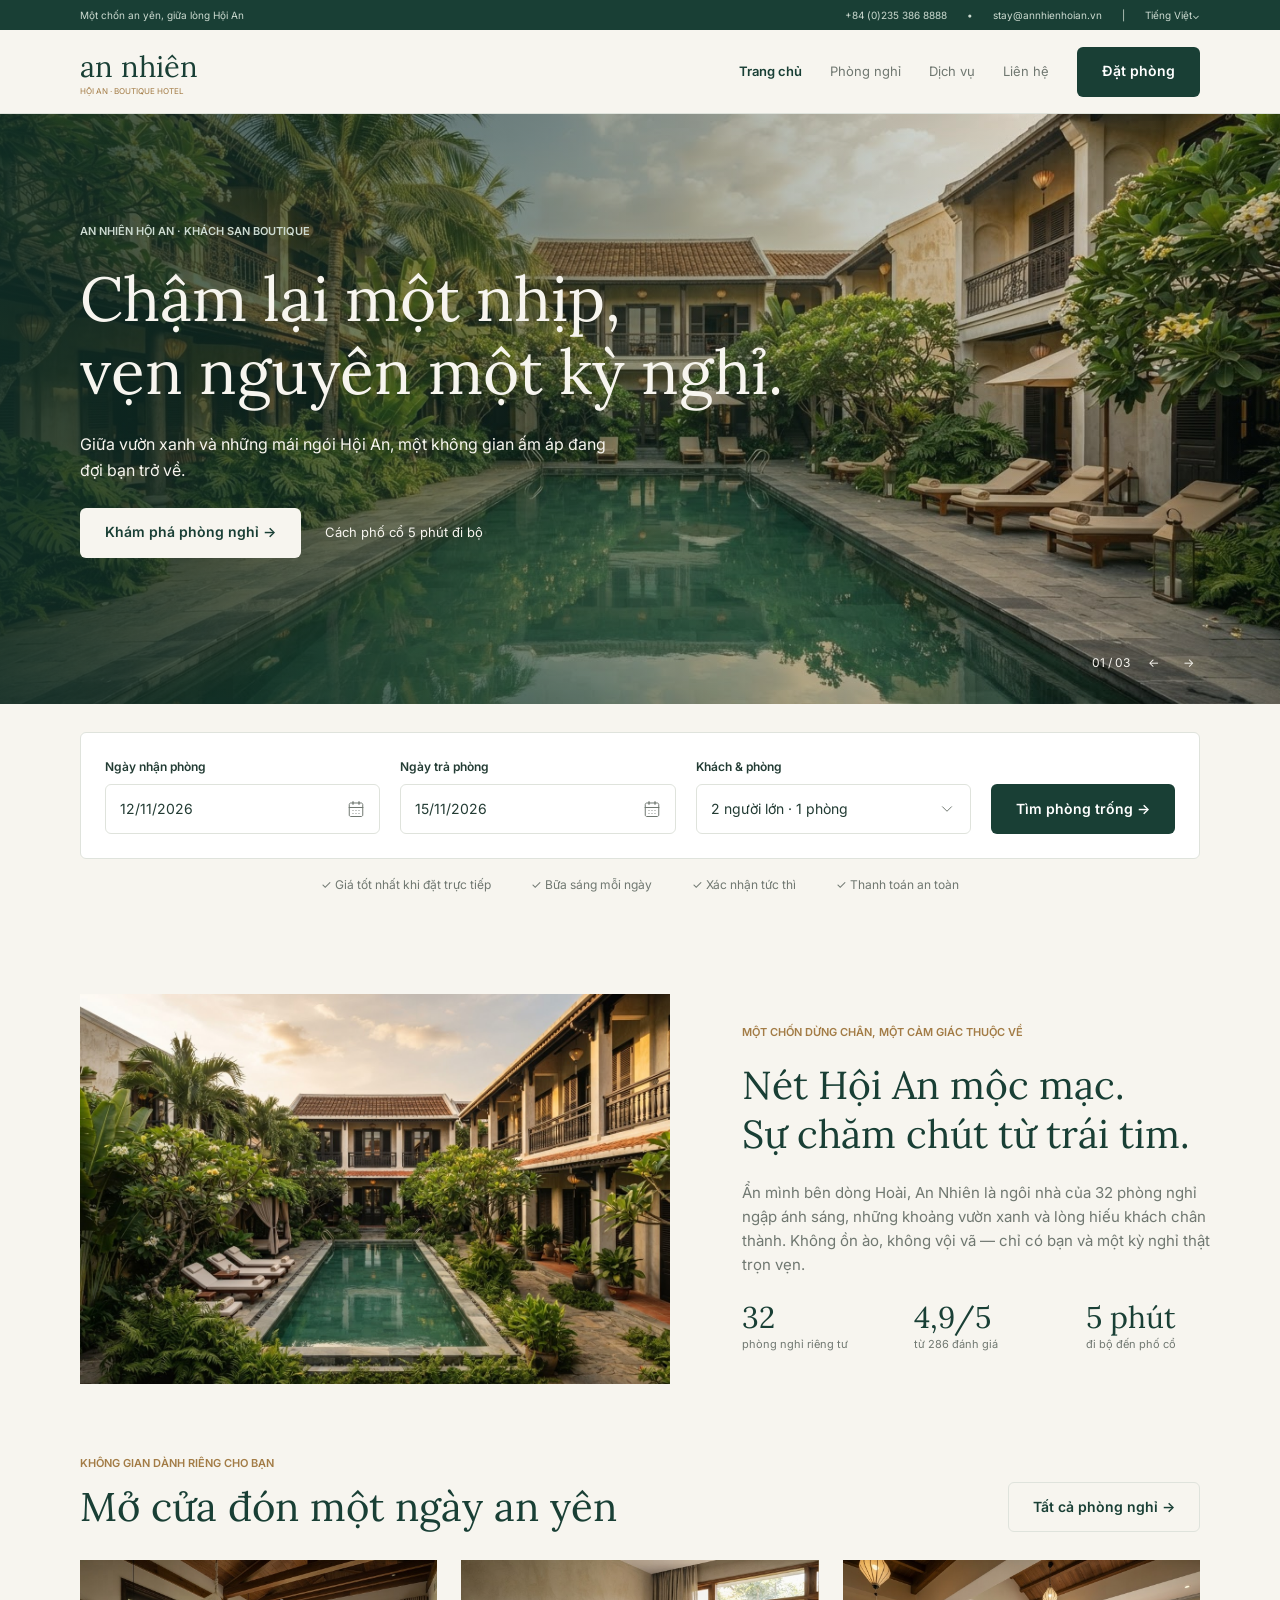
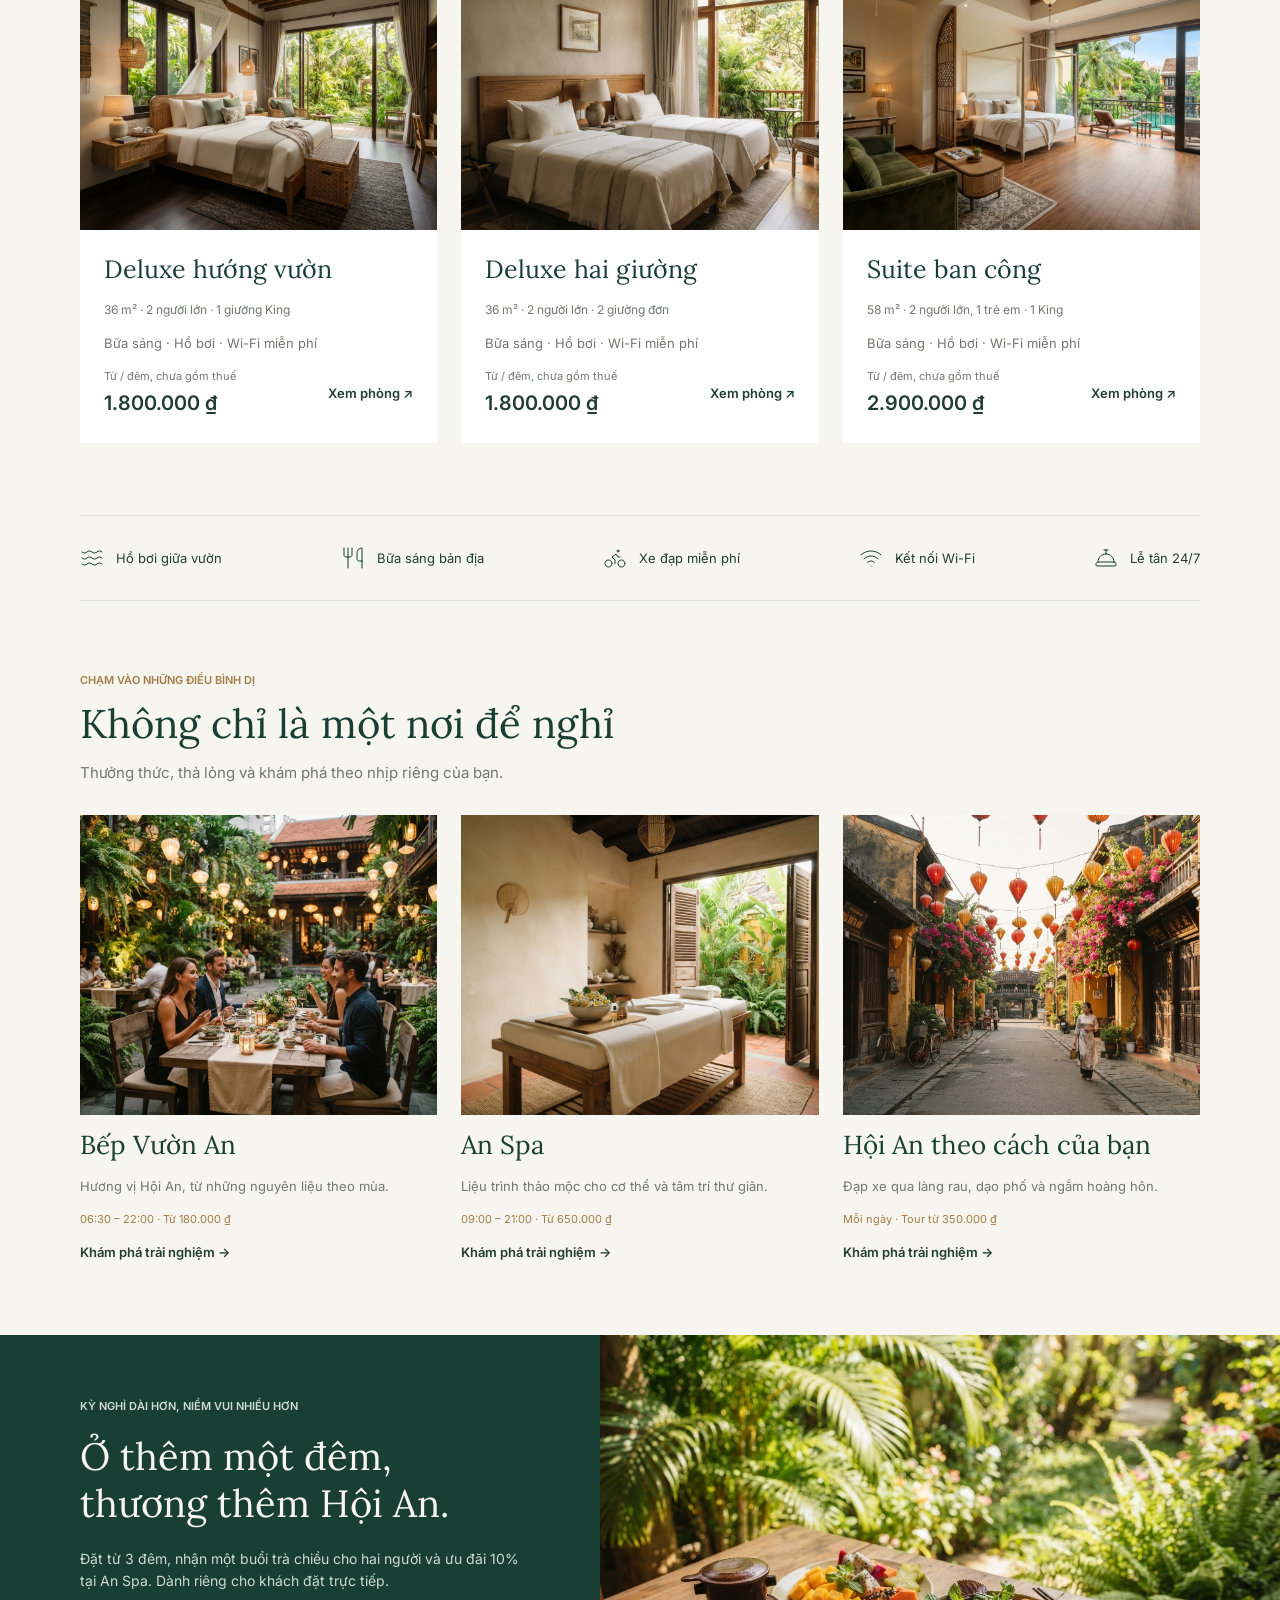
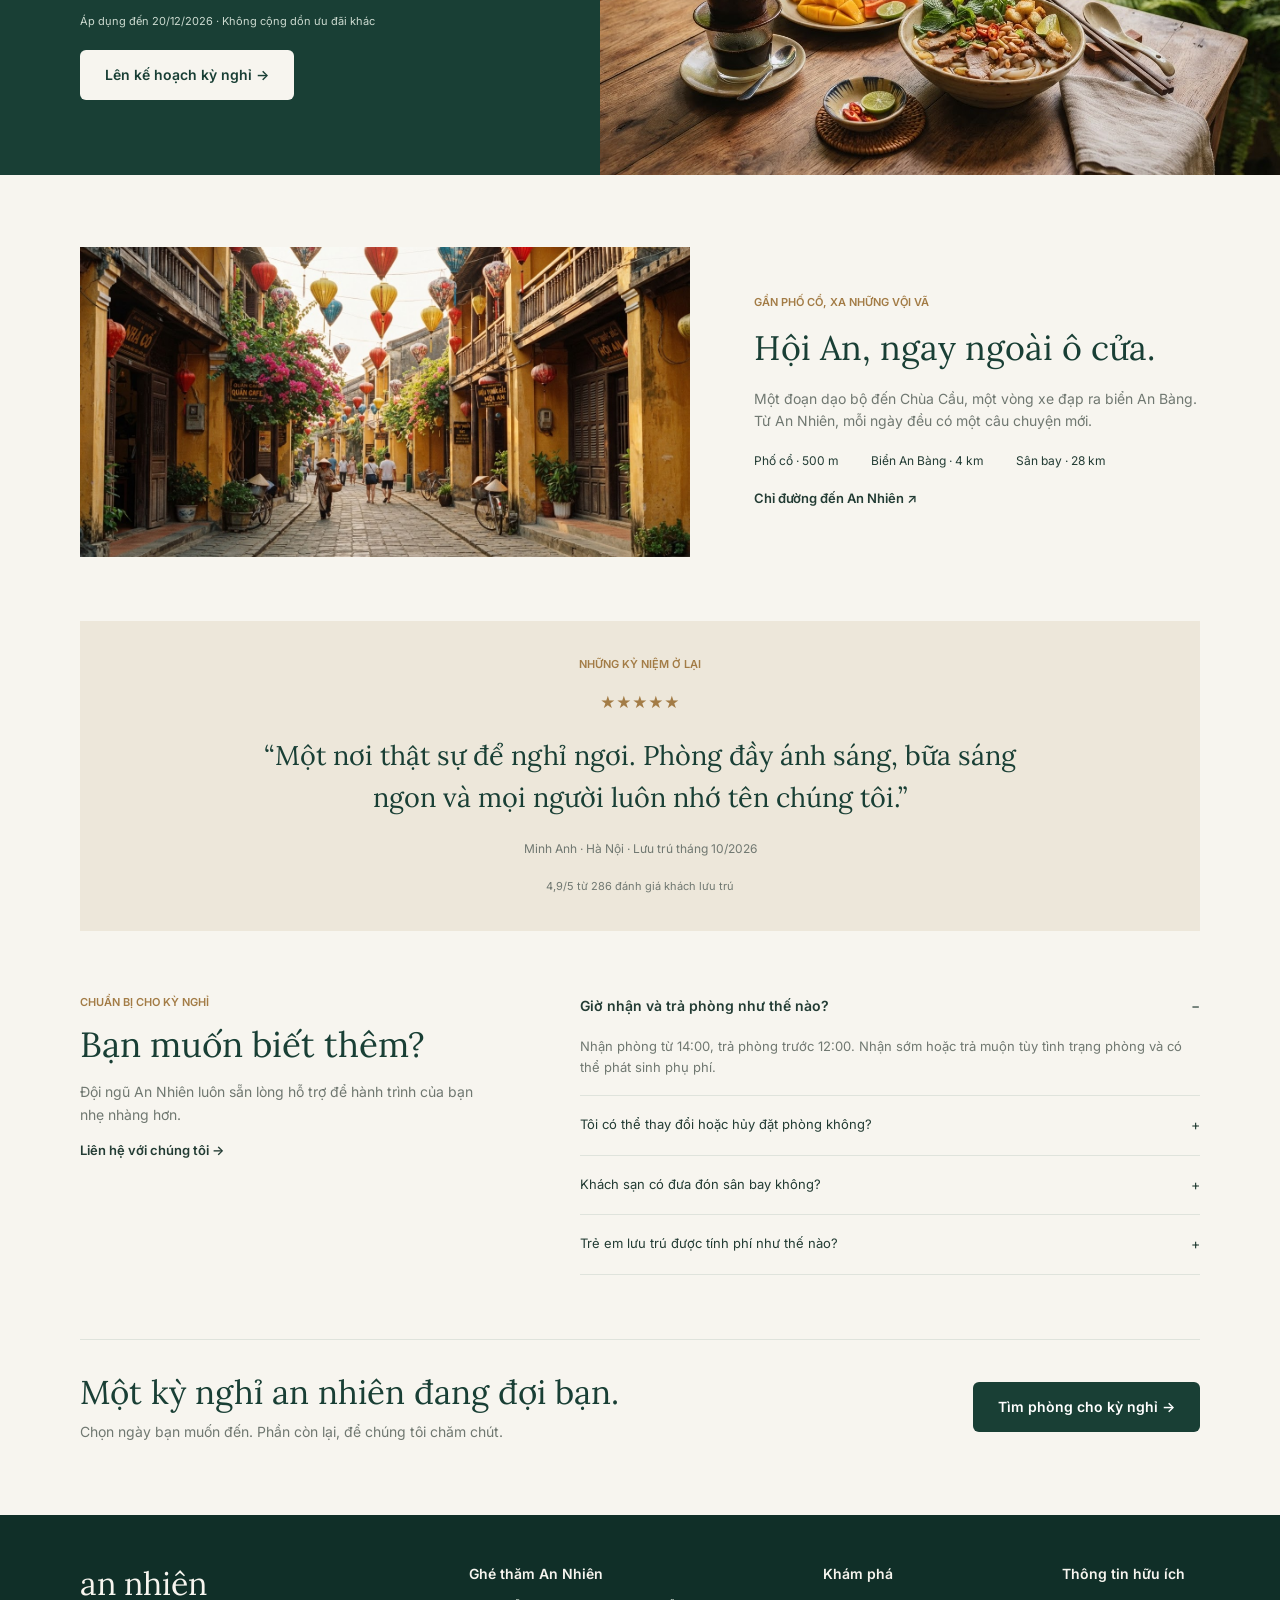
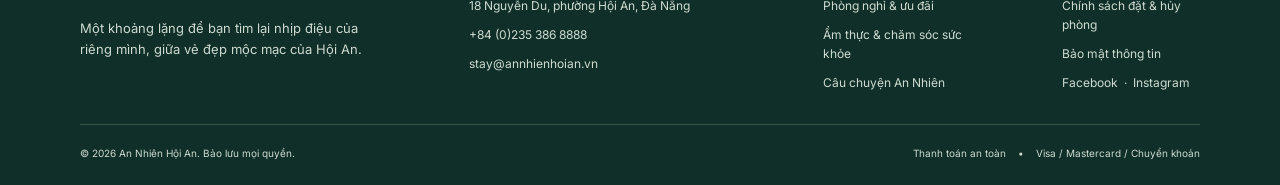
<file: index.html>
<!DOCTYPE html>
<html lang="vi">
<head>
  <meta charset="UTF-8">
  <meta name="viewport" content="width=device-width, initial-scale=1.0">
  <title>An Nhiên Hội An · Boutique Hotel</title>
  <link rel="preconnect" href="https://fonts.googleapis.com">
  <link rel="preconnect" href="https://fonts.gstatic.com" crossorigin>
  <link href="https://fonts.googleapis.com/css2?family=Inter:wght@400;500;600&family=Lora:wght@400&display=swap" rel="stylesheet">
  <link rel="stylesheet" href="styles.css">
</head>
<body>

  <!-- Điều hướng khách hàng -->
  <header class="site-header">
    <div class="topbar">
      <p>Một chốn an yên, giữa lòng Hội An</p>
      <p class="topbar-info">
        <a href="tel:+842353868888">+84 (0)235 386 8888</a>
        <span>•</span>
        <a href="mailto:stay@annhienhoian.vn">stay@annhienhoian.vn</a>
        <span>|</span>
        <button type="button" class="lang">Tiếng Việt⌄</button>
      </p>
    </div>
    <nav class="navbar">
      <a href="index.html" class="brand">
        <span class="brand-name">an nhiên</span>
        <span class="brand-tag">HỘI AN · BOUTIQUE HOTEL</span>
      </a>
      <div class="nav-links">
        <a href="index.html" class="active">Trang chủ</a>
        <a href="tim-phong.html">Phòng nghỉ</a>
        <a href="dich-vu.html">Dịch vụ</a>
        <a href="lien-he.html">Liên hệ</a>
        <a href="tim-phong.html" class="btn btn-primary">Đặt phòng</a>
      </div>
    </nav>
  </header>

  <main>
    <!-- Lời chào An Nhiên -->
    <section class="hero">
      <img class="hero-bg" src="assets/images/hero-san-vuon.jpg" alt="Sân vườn An Nhiên">
      <div class="hero-overlay"></div>
      <div class="hero-content">
        <p class="eyebrow eyebrow-light">AN NHIÊN HỘI AN · KHÁCH SẠN BOUTIQUE</p>
        <h1>Chậm lại một nhịp,<br>vẹn nguyên một kỳ nghỉ.</h1>
        <p class="hero-lead">Giữa vườn xanh và những mái ngói Hội An, một không gian ấm áp đang đợi bạn trở về.</p>
        <div class="hero-actions">
          <a href="tim-phong.html" class="btn btn-light">Khám phá phòng nghỉ →</a>
          <span>Cách phố cổ 5 phút đi bộ</span>
        </div>
      </div>
      <div class="hero-indicator">
        <span>01 / 03</span>
        <button type="button" aria-label="Ảnh trước">←</button>
        <button type="button" aria-label="Ảnh sau">→</button>
      </div>
    </section>

    <!-- Đặt kỳ nghỉ -->
    <section class="booking" id="dat-phong">
      <form class="booking-card" action="tim-phong.html">
        <label class="field">
          <span class="field-label">Ngày nhận phòng</span>
          <span class="field-input">
            <input type="text" value="12/11/2026">
            <img src="assets/icons/calendar-days.svg" width="18" height="18" alt="">
          </span>
        </label>
        <label class="field">
          <span class="field-label">Ngày trả phòng</span>
          <span class="field-input">
            <input type="text" value="15/11/2026">
            <img src="assets/icons/calendar-days.svg" width="18" height="18" alt="">
          </span>
        </label>
        <label class="field">
          <span class="field-label">Khách &amp; phòng</span>
          <span class="field-input">
            <input type="text" value="2 người lớn · 1 phòng">
            <img src="assets/icons/chevron-down.svg" width="18" height="18" alt="">
          </span>
        </label>
        <button type="submit" class="btn btn-primary">Tìm phòng trống →</button>
      </form>
      <ul class="promises">
        <li>✓ Giá tốt nhất khi đặt trực tiếp</li>
        <li>✓ Bữa sáng mỗi ngày</li>
        <li>✓ Xác nhận tức thì</li>
        <li>✓ Thanh toán an toàn</li>
      </ul>
    </section>

    <!-- Câu chuyện và phòng nghỉ -->
    <section class="section stack-72">
      <div class="story">
        <img class="story-img" src="assets/images/cau-chuyen.jpg" alt="Khách sạn An Nhiên">
        <div class="story-text">
          <p class="eyebrow">MỘT CHỐN DỪNG CHÂN, MỘT CẢM GIÁC THUỘC VỀ</p>
          <h2 class="h-39">Nét Hội An mộc mạc.<br>Sự chăm chút từ trái tim.</h2>
          <p class="body-15">Ẩn mình bên dòng Hoài, An Nhiên là ngôi nhà của 32 phòng nghỉ ngập ánh sáng, những khoảng vườn xanh và lòng hiếu khách chân thành. Không ồn ào, không vội vã — chỉ có bạn và một kỳ nghỉ thật trọn vẹn.</p>
          <div class="stats">
            <div><strong>32</strong><span>phòng nghỉ riêng tư</span></div>
            <div><strong>4,9/5</strong><span>từ 286 đánh giá</span></div>
            <div><strong>5 phút</strong><span>đi bộ đến phố cổ</span></div>
          </div>
        </div>
      </div>

      <div class="rooms" id="phong-nghi">
        <div class="section-head">
          <div>
            <p class="eyebrow">KHÔNG GIAN DÀNH RIÊNG CHO BẠN</p>
            <h2 class="h-40">Mở cửa đón một ngày an yên</h2>
          </div>
          <a href="tim-phong.html" class="btn btn-outline">Tất cả phòng nghỉ →</a>
        </div>
        <div class="grid-3">
          <article class="room-card">
            <img src="assets/images/phong-deluxe-vuon.jpg" alt="Deluxe hướng vườn">
            <div class="room-info">
              <h3>Deluxe hướng vườn</h3>
              <p class="room-meta">36 m² · 2 người lớn · 1 giường King</p>
              <p class="room-amenities">Bữa sáng · Hồ bơi · Wi-Fi miễn phí</p>
              <div class="room-foot">
                <div class="price"><span>Từ / đêm, chưa gồm thuế</span><strong>1.800.000 ₫</strong></div>
                <a href="chi-tiet-phong.html" class="link">Xem phòng ↗</a>
              </div>
            </div>
          </article>
          <article class="room-card">
            <img src="assets/images/phong-deluxe-hai-giuong.jpg" alt="Deluxe hai giường">
            <div class="room-info">
              <h3>Deluxe hai giường</h3>
              <p class="room-meta">36 m² · 2 người lớn · 2 giường đơn</p>
              <p class="room-amenities">Bữa sáng · Hồ bơi · Wi-Fi miễn phí</p>
              <div class="room-foot">
                <div class="price"><span>Từ / đêm, chưa gồm thuế</span><strong>1.800.000 ₫</strong></div>
                <a href="chi-tiet-phong.html" class="link">Xem phòng ↗</a>
              </div>
            </div>
          </article>
          <article class="room-card">
            <img src="assets/images/phong-suite-ban-cong.jpg" alt="Suite ban công">
            <div class="room-info">
              <h3>Suite ban công</h3>
              <p class="room-meta">58 m² · 2 người lớn, 1 trẻ em · 1 King</p>
              <p class="room-amenities">Bữa sáng · Hồ bơi · Wi-Fi miễn phí</p>
              <div class="room-foot">
                <div class="price"><span>Từ / đêm, chưa gồm thuế</span><strong>2.900.000 ₫</strong></div>
                <a href="chi-tiet-phong.html" class="link">Xem phòng ↗</a>
              </div>
            </div>
          </article>
        </div>
      </div>

      <ul class="amenities">
        <li><img src="assets/icons/waves.svg" width="24" height="24" alt="">Hồ bơi giữa vườn</li>
        <li><img src="assets/icons/utensils.svg" width="24" height="24" alt="">Bữa sáng bản địa</li>
        <li><img src="assets/icons/bike.svg" width="24" height="24" alt="">Xe đạp miễn phí</li>
        <li><img src="assets/icons/wifi.svg" width="24" height="24" alt="">Kết nối Wi-Fi</li>
        <li><img src="assets/icons/concierge-bell.svg" width="24" height="24" alt="">Lễ tân 24/7</li>
      </ul>
    </section>

    <!-- Dịch vụ nổi bật -->
    <section class="section services" id="dich-vu">
      <div class="section-title">
        <p class="eyebrow">CHẠM VÀO NHỮNG ĐIỀU BÌNH DỊ</p>
        <h2 class="h-40">Không chỉ là một nơi để nghỉ</h2>
        <p class="body-15">Thưởng thức, thả lỏng và khám phá theo nhịp riêng của bạn.</p>
      </div>
      <div class="grid-3">
        <article class="service-card">
          <img src="assets/images/dv-bep-vuon.jpg" alt="Bếp Vườn An">
          <h3>Bếp Vườn An</h3>
          <p>Hương vị Hội An, từ những nguyên liệu theo mùa.</p>
          <p class="service-meta">06:30 – 22:00 · Từ 180.000 ₫</p>
          <a href="dich-vu.html" class="link">Khám phá trải nghiệm →</a>
        </article>
        <article class="service-card">
          <img src="assets/images/dv-spa.jpg" alt="An Spa">
          <h3>An Spa</h3>
          <p>Liệu trình thảo mộc cho cơ thể và tâm trí thư giãn.</p>
          <p class="service-meta">09:00 – 21:00 · Từ 650.000 ₫</p>
          <a href="dich-vu.html" class="link">Khám phá trải nghiệm →</a>
        </article>
        <article class="service-card">
          <img src="assets/images/dv-hoi-an.jpg" alt="Hội An theo cách của bạn">
          <h3>Hội An theo cách của bạn</h3>
          <p>Đạp xe qua làng rau, dạo phố và ngắm hoàng hôn.</p>
          <p class="service-meta">Mỗi ngày · Tour từ 350.000 ₫</p>
          <a href="dich-vu.html" class="link">Khám phá trải nghiệm →</a>
        </article>
      </div>
    </section>

    <!-- Ưu đãi đặt trực tiếp -->
    <section class="offer">
      <div class="offer-text">
        <p class="eyebrow eyebrow-light">KỲ NGHỈ DÀI HƠN, NIỀM VUI NHIỀU HƠN</p>
        <h2>Ở thêm một đêm,<br>thương thêm Hội An.</h2>
        <p class="offer-lead">Đặt từ 3 đêm, nhận một buổi trà chiều cho hai người và ưu đãi 10% tại An Spa. Dành riêng cho khách đặt trực tiếp.</p>
        <p class="offer-note">Áp dụng đến 20/12/2026 · Không cộng dồn ưu đãi khác</p>
        <div><a href="#dat-phong" class="btn btn-light">Lên kế hoạch kỳ nghỉ →</a></div>
      </div>
      <img class="offer-img" src="assets/images/uu-dai.jpg" alt="Ưu đãi An Nhiên">
    </section>

    <!-- Niềm tin và lời mời -->
    <section class="section stack-64">
      <div class="location">
        <img class="location-img" src="assets/images/vi-tri.jpg" alt="Phố cổ Hội An">
        <div class="location-text">
          <p class="eyebrow">GẦN PHỐ CỔ, XA NHỮNG VỘI VÃ</p>
          <h2 class="h-34">Hội An, ngay ngoài ô cửa.</h2>
          <p class="body-14">Một đoạn dạo bộ đến Chùa Cầu, một vòng xe đạp ra biển An Bàng. Từ An Nhiên, mỗi ngày đều có một câu chuyện mới.</p>
          <ul class="distances">
            <li>Phố cổ · 500 m</li>
            <li>Biển An Bàng · 4 km</li>
            <li>Sân bay · 28 km</li>
          </ul>
          <a href="lien-he.html" class="link">Chỉ đường đến An Nhiên ↗</a>
        </div>
      </div>

      <figure class="testimonial">
        <p class="eyebrow">NHỮNG KỶ NIỆM Ở LẠI</p>
        <p class="stars">★★★★★</p>
        <blockquote>“Một nơi thật sự để nghỉ ngơi. Phòng đầy ánh sáng, bữa sáng ngon và mọi người luôn nhớ tên chúng tôi.”</blockquote>
        <figcaption>Minh Anh · Hà Nội · Lưu trú tháng 10/2026</figcaption>
        <p class="testimonial-note">4,9/5 từ 286 đánh giá khách lưu trú</p>
      </figure>

      <div class="faq">
        <div class="faq-intro">
          <p class="eyebrow">CHUẨN BỊ CHO KỲ NGHỈ</p>
          <h2 class="h-35">Bạn muốn biết thêm?</h2>
          <p class="body-14">Đội ngũ An Nhiên luôn sẵn lòng hỗ trợ để hành trình của bạn nhẹ nhàng hơn.</p>
          <a href="lien-he.html" class="link">Liên hệ với chúng tôi →</a>
        </div>
        <div class="faq-list">
          <details open>
            <summary>Giờ nhận và trả phòng như thế nào?</summary>
            <p>Nhận phòng từ 14:00, trả phòng trước 12:00. Nhận sớm hoặc trả muộn tùy tình trạng phòng và có thể phát sinh phụ phí.</p>
          </details>
          <details>
            <summary>Tôi có thể thay đổi hoặc hủy đặt phòng không?</summary>
            <p>Bạn có thể thay đổi hoặc hủy miễn phí theo chính sách của hạng phòng đã chọn. Vui lòng liên hệ lễ tân để được hỗ trợ.</p>
          </details>
          <details>
            <summary>Khách sạn có đưa đón sân bay không?</summary>
            <p>Có. An Nhiên hỗ trợ đưa đón sân bay Đà Nẵng theo yêu cầu, vui lòng báo trước ít nhất 24 giờ.</p>
          </details>
          <details>
            <summary>Trẻ em lưu trú được tính phí như thế nào?</summary>
            <p>Trẻ em dưới 6 tuổi ở chung giường với bố mẹ được miễn phí. Trẻ từ 6 tuổi trở lên có thể phát sinh phụ phí bữa sáng.</p>
          </details>
        </div>
      </div>

      <div class="cta">
        <div>
          <h2 class="h-33">Một kỳ nghỉ an nhiên đang đợi bạn.</h2>
          <p class="body-14">Chọn ngày bạn muốn đến. Phần còn lại, để chúng tôi chăm chút.</p>
        </div>
        <a href="tim-phong.html" class="btn btn-primary">Tìm phòng cho kỳ nghỉ →</a>
      </div>
    </section>
  </main>

  <!-- Chân trang -->
  <footer class="footer">
    <div class="footer-cols">
      <div class="footer-brand">
        <p class="footer-logo">an nhiên</p>
        <p>Một khoảng lặng để bạn tìm lại nhịp điệu của riêng mình, giữa vẻ đẹp mộc mạc của Hội An.</p>
      </div>
      <div class="footer-col footer-contact">
        <h4>Ghé thăm An Nhiên</h4>
        <p>18 Nguyễn Du, phường Hội An, Đà Nẵng</p>
        <a href="tel:+842353868888">+84 (0)235 386 8888</a>
        <a href="mailto:stay@annhienhoian.vn">stay@annhienhoian.vn</a>
      </div>
      <div class="footer-col">
        <h4>Khám phá</h4>
        <a href="tim-phong.html">Phòng nghỉ &amp; ưu đãi</a>
        <a href="dich-vu.html">Ẩm thực &amp; chăm sóc sức khỏe</a>
        <a href="index.html">Câu chuyện An Nhiên</a>
      </div>
      <div class="footer-col">
        <h4>Thông tin hữu ích</h4>
        <a href="#">Chính sách đặt &amp; hủy phòng</a>
        <a href="#">Bảo mật thông tin</a>
        <p><a href="#">Facebook</a>&nbsp;&nbsp;·&nbsp;&nbsp;<a href="#">Instagram</a></p>
      </div>
    </div>
    <div class="footer-bottom">
      <p>© 2026 An Nhiên Hội An. Bảo lưu mọi quyền.</p>
      <p>Thanh toán an toàn&nbsp;&nbsp;&nbsp;&nbsp;•&nbsp;&nbsp;&nbsp;&nbsp;Visa / Mastercard / Chuyển khoản</p>
    </div>
  </footer>

</body>
</html>
</file>
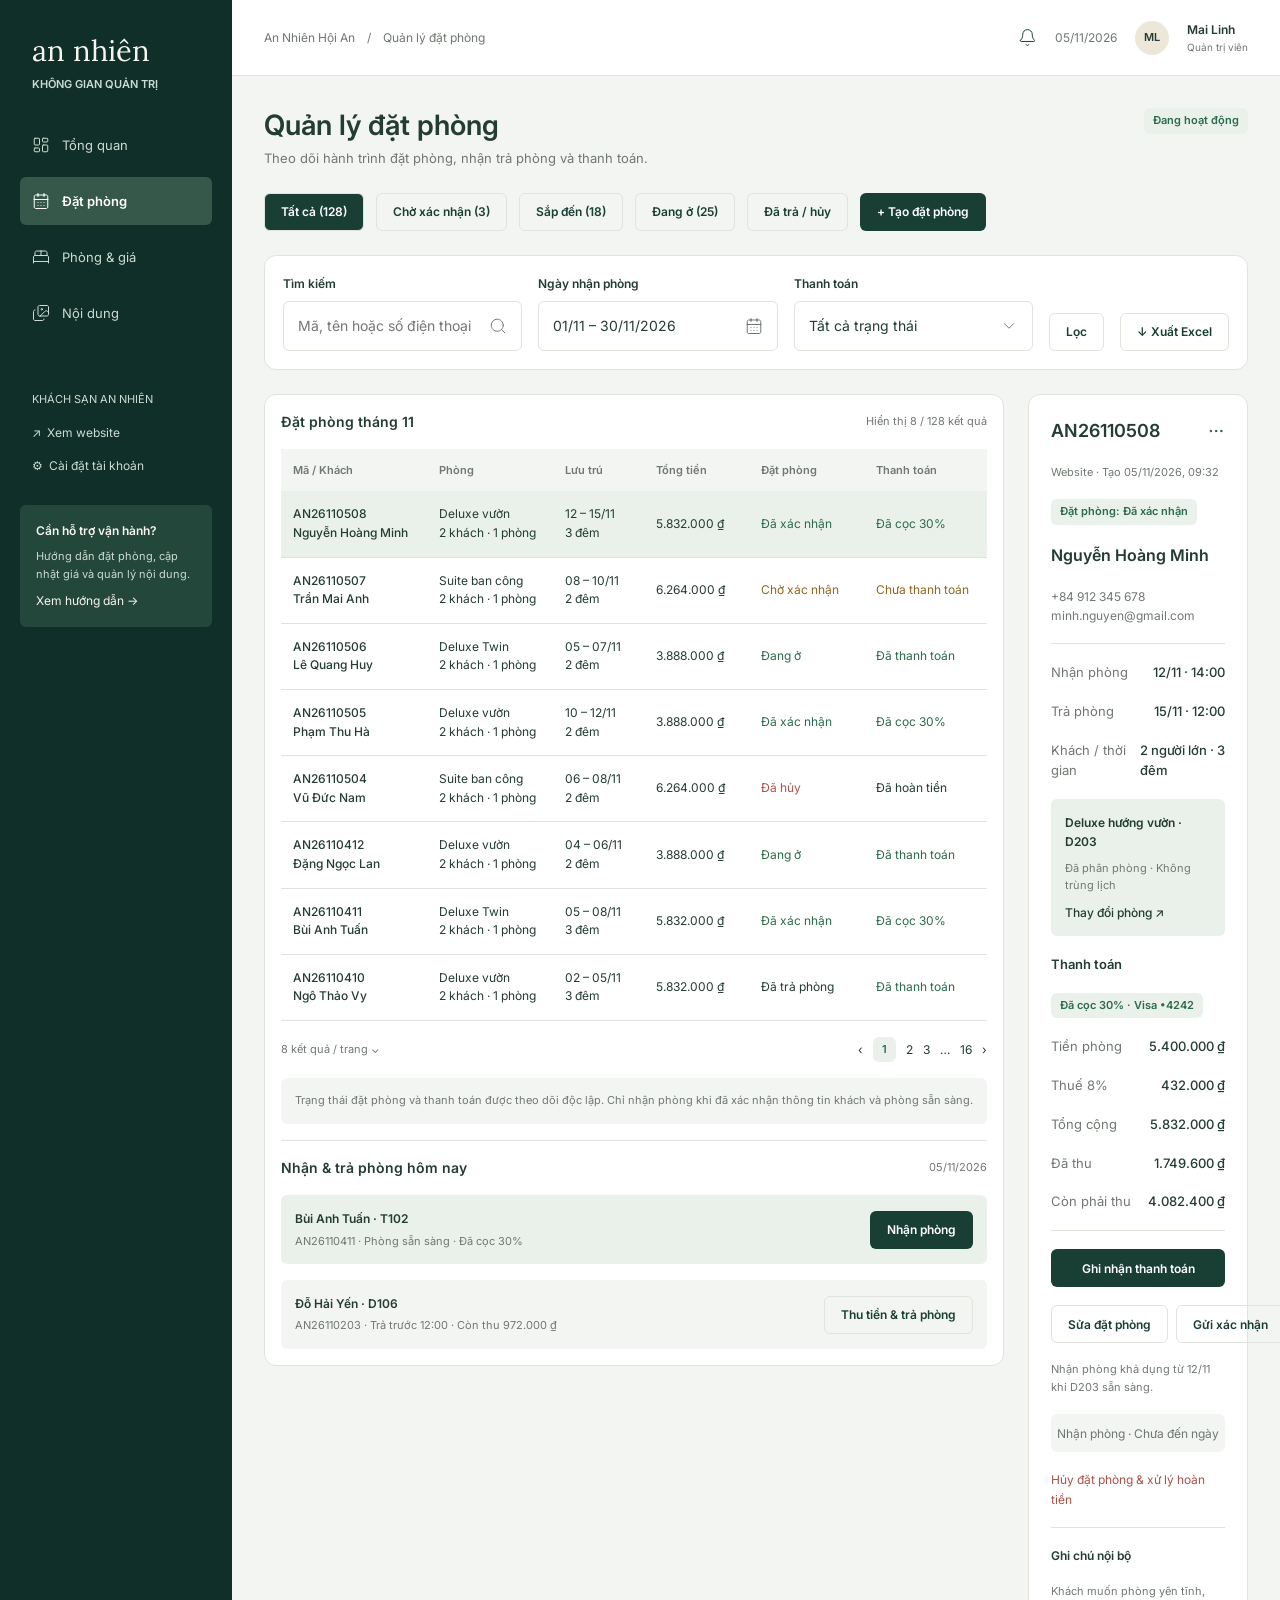
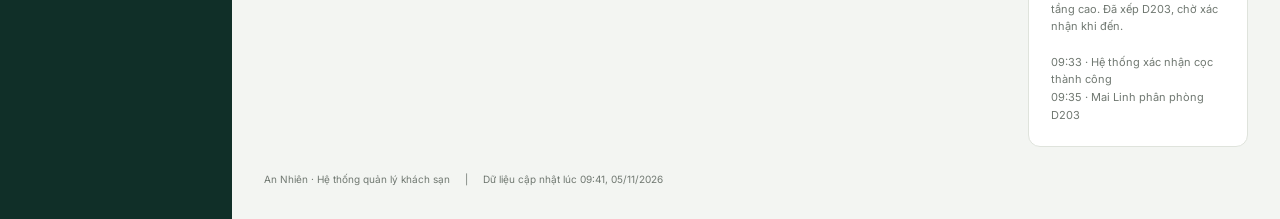
<file: admin-dat-phong.html>
<!DOCTYPE html>
<html lang="vi">
<head>
  <meta charset="UTF-8">
  <meta name="viewport" content="width=device-width, initial-scale=1.0">
  <title>Quản lý đặt phòng · Quản trị An Nhiên</title>
  <link rel="preconnect" href="https://fonts.googleapis.com">
  <link rel="preconnect" href="https://fonts.gstatic.com" crossorigin>
  <link href="https://fonts.googleapis.com/css2?family=Inter:wght@400;500;600&family=Lora:wght@400&display=swap" rel="stylesheet">
  <link rel="stylesheet" href="styles.css">
</head>
<body class="admin-body">

  <div class="admin">
    <!-- Thanh quản trị -->
    <aside class="admin-sidebar">
      <a href="admin-tong-quan.html" class="admin-brand">
        <span>an nhiên</span>
        <span>KHÔNG GIAN QUẢN TRỊ</span>
      </a>
      <nav class="admin-nav">
        <a href="admin-tong-quan.html"><img src="assets/icons/admin-dashboard.svg" width="18" height="18" alt="">Tổng quan</a>
        <a href="admin-dat-phong.html" class="active"><img src="assets/icons/admin-calendar.svg" width="18" height="18" alt="">Đặt phòng</a>
        <a href="admin-phong-gia.html"><img src="assets/icons/admin-bed.svg" width="18" height="18" alt="">Phòng &amp; giá</a>
        <a href="admin-noi-dung.html"><img src="assets/icons/admin-images.svg" width="18" height="18" alt="">Nội dung</a>
      </nav>
      <div class="admin-links">
        <p class="tiny">KHÁCH SẠN AN NHIÊN</p>
        <a href="index.html">↗ &nbsp;Xem website</a>
        <a href="#">⚙ &nbsp;Cài đặt tài khoản</a>
      </div>
      <div class="admin-help">
        <p class="small strong">Cần hỗ trợ vận hành?</p>
        <p class="tiny">Hướng dẫn đặt phòng, cập nhật giá và quản lý nội dung.</p>
        <a href="#" class="small">Xem hướng dẫn →</a>
      </div>
    </aside>

    <!-- Không gian làm việc -->
    <div class="workspace">
      <header class="admin-topbar">
        <p class="small muted">An Nhiên Hội An &nbsp;&nbsp; / &nbsp;&nbsp; Quản lý đặt phòng</p>
        <div class="admin-account">
          <button type="button" class="icon-btn" aria-label="Thông báo"><img src="assets/icons/bell.svg" width="19" height="19" alt=""></button>
          <span class="small muted">05/11/2026</span>
          <span class="avatar">ML</span>
          <div class="admin-user">
            <p class="small strong">Mai Linh</p>
            <p class="admin-role">Quản trị viên</p>
          </div>
        </div>
      </header>
      <main class="admin-content">
        <div class="admin-title">
          <div>
            <h1>Quản lý đặt phòng</h1>
            <p class="meta-13">Theo dõi hành trình đặt phòng, nhận trả phòng và thanh toán.</p>
          </div>
          <span class="badge badge-green">Đang hoạt động</span>
        </div>

        <div class="chips" data-chips>
          <button type="button" class="btn btn-sm chip is-active">Tất cả (128)</button>
          <button type="button" class="btn btn-sm chip">Chờ xác nhận (3)</button>
          <button type="button" class="btn btn-sm chip">Sắp đến (18)</button>
          <button type="button" class="btn btn-sm chip">Đang ở (25)</button>
          <button type="button" class="btn btn-sm chip">Đã trả / hủy</button>
          <button type="button" class="btn btn-primary btn-sm">+ Tạo đặt phòng</button>
        </div>

        <form class="panel filter-bar" onsubmit="return false">
          <label class="field">
            <span class="field-label">Tìm kiếm</span>
            <span class="field-input">
              <input type="search" placeholder="Mã, tên hoặc số điện thoại">
              <img src="assets/icons/search.svg" width="18" height="18" alt="">
            </span>
          </label>
          <label class="field">
            <span class="field-label">Ngày nhận phòng</span>
            <span class="field-input">
              <input type="text" value="01/11 – 30/11/2026">
              <img src="assets/icons/calendar-days.svg" width="18" height="18" alt="">
            </span>
          </label>
          <label class="field">
            <span class="field-label">Thanh toán</span>
            <select class="input select">
              <option>Tất cả trạng thái</option>
              <option>Đã thanh toán</option>
              <option>Đã cọc 30%</option>
              <option>Chưa thanh toán</option>
              <option>Đã hoàn tiền</option>
            </select>
          </label>
          <button type="submit" class="btn btn-outline btn-sm">Lọc</button>
          <button type="button" class="btn btn-outline btn-sm">↓ Xuất Excel</button>
        </form>

        <div class="admin-row">
          <section class="panel booking-list">
            <div class="panel-head">
              <h2 class="h-sans-14">Đặt phòng tháng 11</h2>
              <span class="tiny muted">Hiển thị 8 / 128 kết quả</span>
            </div>
            <div class="table-wrap">
              <table class="data-table" data-selectable>
                <thead>
                  <tr>
                    <th style="width:146px">Mã / Khách</th>
                    <th style="width:126px">Phòng</th>
                    <th style="width:91px">Lưu trú</th>
                    <th style="width:105px">Tổng tiền</th>
                    <th style="width:115px">Đặt phòng</th>
                    <th>Thanh toán</th>
                  </tr>
                </thead>
                <tbody>
                  <tr class="is-selected">
                    <td class="cell-strong">AN26110508<br>Nguyễn Hoàng Minh</td>
                    <td>Deluxe vườn<br>2 khách · 1 phòng</td><td>12 – 15/11<br>3 đêm</td><td>5.832.000 ₫</td>
                    <td class="ok">Đã xác nhận</td><td class="ok">Đã cọc 30%</td>
                  </tr>
                  <tr>
                    <td class="cell-strong">AN26110507<br>Trần Mai Anh</td>
                    <td>Suite ban công<br>2 khách · 1 phòng</td><td>08 – 10/11<br>2 đêm</td><td>6.264.000 ₫</td>
                    <td class="warn">Chờ xác nhận</td><td class="warn">Chưa thanh toán</td>
                  </tr>
                  <tr>
                    <td class="cell-strong">AN26110506<br>Lê Quang Huy</td>
                    <td>Deluxe Twin<br>2 khách · 1 phòng</td><td>05 – 07/11<br>2 đêm</td><td>3.888.000 ₫</td>
                    <td class="ok">Đang ở</td><td class="ok">Đã thanh toán</td>
                  </tr>
                  <tr>
                    <td class="cell-strong">AN26110505<br>Phạm Thu Hà</td>
                    <td>Deluxe vườn<br>2 khách · 1 phòng</td><td>10 – 12/11<br>2 đêm</td><td>3.888.000 ₫</td>
                    <td class="ok">Đã xác nhận</td><td class="ok">Đã cọc 30%</td>
                  </tr>
                  <tr>
                    <td class="cell-strong">AN26110504<br>Vũ Đức Nam</td>
                    <td>Suite ban công<br>2 khách · 1 phòng</td><td>06 – 08/11<br>2 đêm</td><td>6.264.000 ₫</td>
                    <td class="danger">Đã hủy</td><td>Đã hoàn tiền</td>
                  </tr>
                  <tr>
                    <td class="cell-strong">AN26110412<br>Đặng Ngọc Lan</td>
                    <td>Deluxe vườn<br>2 khách · 1 phòng</td><td>04 – 06/11<br>2 đêm</td><td>3.888.000 ₫</td>
                    <td class="ok">Đang ở</td><td class="ok">Đã thanh toán</td>
                  </tr>
                  <tr>
                    <td class="cell-strong">AN26110411<br>Bùi Anh Tuấn</td>
                    <td>Deluxe Twin<br>2 khách · 1 phòng</td><td>05 – 08/11<br>3 đêm</td><td>5.832.000 ₫</td>
                    <td class="ok">Đã xác nhận</td><td class="ok">Đã cọc 30%</td>
                  </tr>
                  <tr>
                    <td class="cell-strong">AN26110410<br>Ngô Thảo Vy</td>
                    <td>Deluxe vườn<br>2 khách · 1 phòng</td><td>02 – 05/11<br>3 đêm</td><td>5.832.000 ₫</td>
                    <td>Đã trả phòng</td><td class="ok">Đã thanh toán</td>
                  </tr>
                </tbody>
              </table>
            </div>
            <div class="pagination">
              <span class="tiny muted">8 kết quả / trang ⌄</span>
              <nav class="pages" aria-label="Phân trang">
                <a href="#" aria-label="Trang trước">‹</a>
                <a href="#" class="current">1</a>
                <a href="#">2</a>
                <a href="#">3</a>
                <span>…</span>
                <a href="#">16</a>
                <a href="#" aria-label="Trang sau">›</a>
              </nav>
            </div>
            <p class="note-box">Trạng thái đặt phòng và thanh toán được theo dõi độc lập. Chỉ nhận phòng khi đã xác nhận thông tin khách và phòng sẵn sàng.</p>
            <hr class="divider">
            <div class="panel-head">
              <h2 class="h-sans-14">Nhận &amp; trả phòng hôm nay</h2>
              <span class="tiny muted">05/11/2026</span>
            </div>
            <div class="task task-green">
              <div>
                <p class="small strong">Bùi Anh Tuấn · T102</p>
                <p class="tiny muted">AN26110411 · Phòng sẵn sàng · Đã cọc 30%</p>
              </div>
              <button type="button" class="btn btn-primary btn-sm">Nhận phòng</button>
            </div>
            <div class="task">
              <div>
                <p class="small strong">Đỗ Hải Yến · D106</p>
                <p class="tiny muted">AN26110203 · Trả trước 12:00 · Còn thu 972.000 ₫</p>
              </div>
              <button type="button" class="btn btn-outline btn-sm">Thu tiền &amp; trả phòng</button>
            </div>
          </section>

          <aside class="panel booking-detail">
            <div class="panel-head">
              <p class="code-18">AN26110508</p>
              <button type="button" class="icon-btn" aria-label="Thao tác khác"><img src="assets/icons/ellipsis.svg" width="18" height="18" alt=""></button>
            </div>
            <p class="tiny muted">Website · Tạo 05/11/2026, 09:32</p>
            <span class="badge badge-green">Đặt phòng: Đã xác nhận</span>
            <p class="strong-16">Nguyễn Hoàng Minh</p>
            <p class="small muted">+84 912 345 678<br>minh.nguyen@gmail.com</p>
            <hr class="divider">
            <div class="line"><span>Nhận phòng</span><b>12/11 · 14:00</b></div>
            <div class="line"><span>Trả phòng</span><b>15/11 · 12:00</b></div>
            <div class="line"><span>Khách / thời gian</span><b>2 người lớn · 3 đêm</b></div>
            <div class="assign">
              <p class="small strong">Deluxe hướng vườn · D203</p>
              <p class="tiny muted">Đã phân phòng · Không trùng lịch</p>
              <a href="admin-phong-gia.html" class="small medium">Thay đổi phòng ↗</a>
            </div>
            <p class="strong-13">Thanh toán</p>
            <span class="badge badge-green">Đã cọc 30% · Visa •4242</span>
            <div class="line"><span>Tiền phòng</span><b>5.400.000 ₫</b></div>
            <div class="line"><span>Thuế 8%</span><b>432.000 ₫</b></div>
            <div class="line"><span>Tổng cộng</span><b>5.832.000 ₫</b></div>
            <div class="line"><span>Đã thu</span><b>1.749.600 ₫</b></div>
            <div class="line"><span>Còn phải thu</span><b>4.082.400 ₫</b></div>
            <hr class="divider">
            <button type="button" class="btn btn-primary btn-sm btn-block">Ghi nhận thanh toán</button>
            <div class="btn-pair">
              <button type="button" class="btn btn-outline btn-sm">Sửa đặt phòng</button>
              <button type="button" class="btn btn-outline btn-sm">Gửi xác nhận</button>
            </div>
            <p class="tiny muted">Nhận phòng khả dụng từ 12/11 khi D203 sẵn sàng.</p>
            <button type="button" class="btn-disabled" disabled>Nhận phòng · Chưa đến ngày</button>
            <button type="button" class="small danger text-left">Hủy đặt phòng &amp; xử lý hoàn tiền</button>
            <hr class="divider">
            <p class="small strong">Ghi chú nội bộ</p>
            <p class="tiny muted">Khách muốn phòng yên tĩnh, tầng cao. Đã xếp D203, chờ xác nhận khi đến.</p>
            <p class="tiny muted">09:33 · Hệ thống xác nhận cọc thành công<br>09:35 · Mai Linh phân phòng D203</p>
          </aside>
        </div>

        <p class="admin-foot">An Nhiên · Hệ thống quản lý khách sạn &nbsp;&nbsp;&nbsp; | &nbsp;&nbsp;&nbsp; Dữ liệu cập nhật lúc 09:41, 05/11/2026</p>
      </main>

      <script>
        // Chọn bộ lọc trạng thái và dòng đặt phòng
        document.querySelectorAll('[data-chips] .chip').forEach((chip, _, all) => {
          chip.addEventListener('click', () => {
            all.forEach((c) => c.classList.remove('is-active'));
            chip.classList.add('is-active');
          });
        });
        document.querySelectorAll('[data-selectable] tbody tr').forEach((row, _, all) => {
          row.addEventListener('click', () => {
            all.forEach((r) => r.classList.remove('is-selected'));
            row.classList.add('is-selected');
          });
        });
      </script>

    </div>
  </div>

</body>
</html>
</file>
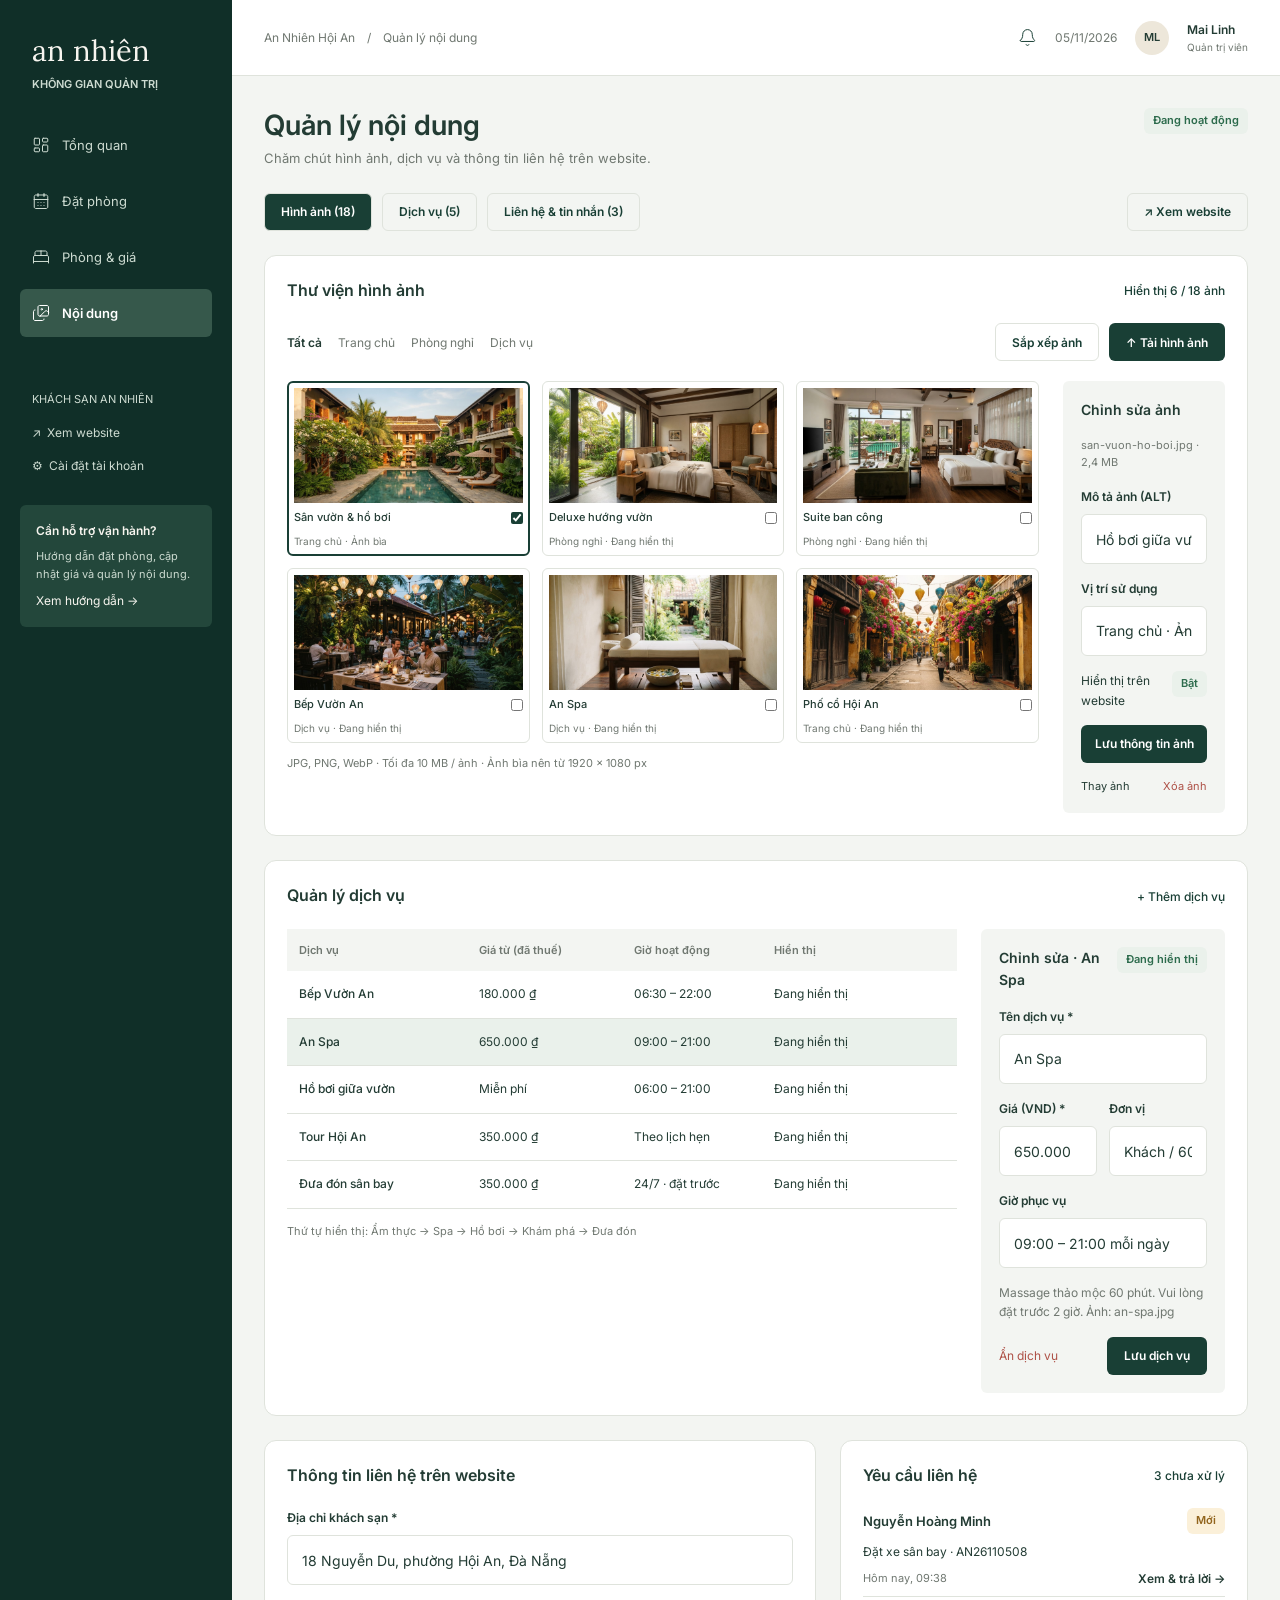
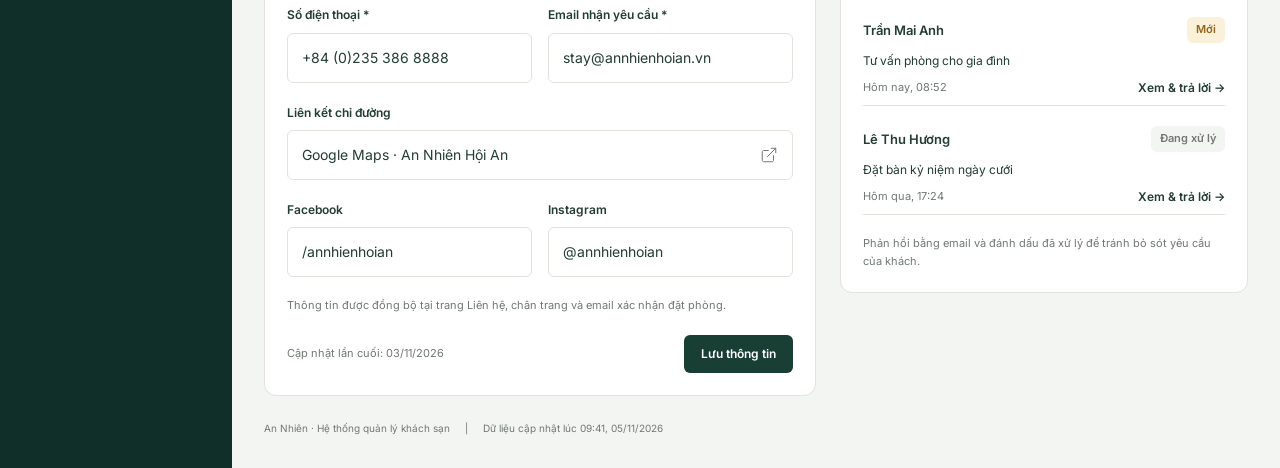
<file: admin-noi-dung.html>
<!DOCTYPE html>
<html lang="vi">
<head>
  <meta charset="UTF-8">
  <meta name="viewport" content="width=device-width, initial-scale=1.0">
  <title>Quản lý nội dung · Quản trị An Nhiên</title>
  <link rel="preconnect" href="https://fonts.googleapis.com">
  <link rel="preconnect" href="https://fonts.gstatic.com" crossorigin>
  <link href="https://fonts.googleapis.com/css2?family=Inter:wght@400;500;600&family=Lora:wght@400&display=swap" rel="stylesheet">
  <link rel="stylesheet" href="styles.css">
</head>
<body class="admin-body">

  <div class="admin">
    <!-- Thanh quản trị -->
    <aside class="admin-sidebar">
      <a href="admin-tong-quan.html" class="admin-brand">
        <span>an nhiên</span>
        <span>KHÔNG GIAN QUẢN TRỊ</span>
      </a>
      <nav class="admin-nav">
        <a href="admin-tong-quan.html"><img src="assets/icons/admin-dashboard.svg" width="18" height="18" alt="">Tổng quan</a>
        <a href="admin-dat-phong.html"><img src="assets/icons/admin-calendar.svg" width="18" height="18" alt="">Đặt phòng</a>
        <a href="admin-phong-gia.html"><img src="assets/icons/admin-bed.svg" width="18" height="18" alt="">Phòng &amp; giá</a>
        <a href="admin-noi-dung.html" class="active"><img src="assets/icons/admin-images.svg" width="18" height="18" alt="">Nội dung</a>
      </nav>
      <div class="admin-links">
        <p class="tiny">KHÁCH SẠN AN NHIÊN</p>
        <a href="index.html">↗ &nbsp;Xem website</a>
        <a href="#">⚙ &nbsp;Cài đặt tài khoản</a>
      </div>
      <div class="admin-help">
        <p class="small strong">Cần hỗ trợ vận hành?</p>
        <p class="tiny">Hướng dẫn đặt phòng, cập nhật giá và quản lý nội dung.</p>
        <a href="#" class="small">Xem hướng dẫn →</a>
      </div>
    </aside>

    <!-- Không gian làm việc -->
    <div class="workspace">
      <header class="admin-topbar">
        <p class="small muted">An Nhiên Hội An &nbsp;&nbsp; / &nbsp;&nbsp; Quản lý nội dung</p>
        <div class="admin-account">
          <button type="button" class="icon-btn" aria-label="Thông báo"><img src="assets/icons/bell.svg" width="19" height="19" alt=""></button>
          <span class="small muted">05/11/2026</span>
          <span class="avatar">ML</span>
          <div class="admin-user">
            <p class="small strong">Mai Linh</p>
            <p class="admin-role">Quản trị viên</p>
          </div>
        </div>
      </header>
      <main class="admin-content">
        <div class="admin-title">
          <div>
            <h1>Quản lý nội dung</h1>
            <p class="meta-13">Chăm chút hình ảnh, dịch vụ và thông tin liên hệ trên website.</p>
          </div>
          <span class="badge badge-green">Đang hoạt động</span>
        </div>

        <div class="admin-toolbar">
          <div class="chips gap-10" data-chips>
            <a href="#thu-vien" class="btn btn-sm chip is-active">Hình ảnh (18)</a>
            <a href="#dich-vu" class="btn btn-sm chip">Dịch vụ (5)</a>
            <a href="#lien-he" class="btn btn-sm chip">Liên hệ &amp; tin nhắn (3)</a>
          </div>
          <a href="index.html" class="btn btn-outline btn-sm">↗ Xem website</a>
        </div>

        <section class="panel" id="thu-vien">
          <div class="panel-head">
            <h2>Thư viện hình ảnh</h2>
            <span class="panel-link">Hiển thị 6 / 18 ảnh</span>
          </div>
          <div class="admin-toolbar">
            <div class="text-tabs" data-tabs>
              <button type="button" class="is-active">Tất cả</button>
              <button type="button">Trang chủ</button>
              <button type="button">Phòng nghỉ</button>
              <button type="button">Dịch vụ</button>
            </div>
            <div class="toolbar-group">
              <button type="button" class="btn btn-outline btn-sm">Sắp xếp ảnh</button>
              <button type="button" class="btn btn-primary btn-sm">↑ Tải hình ảnh</button>
            </div>
          </div>
          <div class="library">
            <div class="library-grid-wrap">
              <div class="library-grid">
                <label class="media is-selected">
                  <img src="assets/images/tv-san-vuon.jpg" alt="Sân vườn và hồ bơi">
                  <span class="media-name"><b>Sân vườn &amp; hồ bơi</b><input type="checkbox" checked></span>
                  <span class="media-meta">Trang chủ · Ảnh bìa</span>
                </label>
                <label class="media">
                  <img src="assets/images/tv-deluxe-vuon.jpg" alt="Deluxe hướng vườn">
                  <span class="media-name"><b>Deluxe hướng vườn</b><input type="checkbox"></span>
                  <span class="media-meta">Phòng nghỉ · Đang hiển thị</span>
                </label>
                <label class="media">
                  <img src="assets/images/tv-suite.jpg" alt="Suite ban công">
                  <span class="media-name"><b>Suite ban công</b><input type="checkbox"></span>
                  <span class="media-meta">Phòng nghỉ · Đang hiển thị</span>
                </label>
                <label class="media">
                  <img src="assets/images/tv-bep-vuon.jpg" alt="Bếp Vườn An">
                  <span class="media-name"><b>Bếp Vườn An</b><input type="checkbox"></span>
                  <span class="media-meta">Dịch vụ · Đang hiển thị</span>
                </label>
                <label class="media">
                  <img src="assets/images/tv-an-spa.jpg" alt="An Spa">
                  <span class="media-name"><b>An Spa</b><input type="checkbox"></span>
                  <span class="media-meta">Dịch vụ · Đang hiển thị</span>
                </label>
                <label class="media">
                  <img src="assets/images/tv-pho-co.jpg" alt="Phố cổ Hội An">
                  <span class="media-name"><b>Phố cổ Hội An</b><input type="checkbox"></span>
                  <span class="media-meta">Trang chủ · Đang hiển thị</span>
                </label>
              </div>
              <p class="tiny muted">JPG, PNG, WebP · Tối đa 10 MB / ảnh · Ảnh bìa nên từ 1920 × 1080 px</p>
            </div>

            <form class="side-editor" onsubmit="return false">
              <p class="strong-14">Chỉnh sửa ảnh</p>
              <p class="tiny muted">san-vuon-ho-boi.jpg · 2,4 MB</p>
              <label class="field"><span class="field-label">Mô tả ảnh (ALT)</span><input class="input" type="text" value="Hồ bơi giữa vườn An Nhiên"></label>
              <label class="field">
                <span class="field-label">Vị trí sử dụng</span>
                <select class="input select">
                  <option>Trang chủ · Ảnh bìa</option>
                  <option>Trang chủ · Thư viện</option>
                  <option>Phòng nghỉ</option>
                  <option>Dịch vụ</option>
                </select>
              </label>
              <label class="toggle-row">
                <span class="small">Hiển thị trên website</span>
                <input type="checkbox" class="toggle-input" checked>
                <span class="badge toggle-badge"></span>
              </label>
              <button type="submit" class="btn btn-primary btn-sm btn-block">Lưu thông tin ảnh</button>
              <div class="panel-head tiny">
                <button type="button" class="tiny">Thay ảnh</button>
                <button type="button" class="tiny danger">Xóa ảnh</button>
              </div>
            </form>
          </div>
        </section>

        <section class="panel" id="dich-vu">
          <div class="panel-head">
            <h2>Quản lý dịch vụ</h2>
            <button type="button" class="panel-link">+ Thêm dịch vụ</button>
          </div>
          <div class="library">
            <div class="service-table">
              <div class="table-wrap">
                <table class="data-table" data-selectable>
                  <thead>
                    <tr><th style="width:180px">Dịch vụ</th><th style="width:155px">Giá từ (đã thuế)</th><th style="width:140px">Giờ hoạt động</th><th>Hiển thị</th></tr>
                  </thead>
                  <tbody>
                    <tr><td class="cell-strong">Bếp Vườn An</td><td>180.000 ₫</td><td>06:30 – 22:00</td><td>Đang hiển thị</td></tr>
                    <tr class="is-selected"><td class="cell-strong">An Spa</td><td>650.000 ₫</td><td>09:00 – 21:00</td><td>Đang hiển thị</td></tr>
                    <tr><td class="cell-strong">Hồ bơi giữa vườn</td><td>Miễn phí</td><td>06:00 – 21:00</td><td>Đang hiển thị</td></tr>
                    <tr><td class="cell-strong">Tour Hội An</td><td>350.000 ₫</td><td>Theo lịch hẹn</td><td>Đang hiển thị</td></tr>
                    <tr><td class="cell-strong">Đưa đón sân bay</td><td>350.000 ₫</td><td>24/7 · đặt trước</td><td>Đang hiển thị</td></tr>
                  </tbody>
                </table>
              </div>
              <p class="tiny muted">Thứ tự hiển thị: Ẩm thực → Spa → Hồ bơi → Khám phá → Đưa đón</p>
            </div>

            <form class="side-editor gap-16" onsubmit="return false">
              <div class="panel-head">
                <p class="strong-14">Chỉnh sửa · An Spa</p>
                <span class="badge badge-green">Đang hiển thị</span>
              </div>
              <label class="field"><span class="field-label">Tên dịch vụ *</span><input class="input" type="text" value="An Spa" required></label>
              <div class="form-row gap-12">
                <label class="field"><span class="field-label">Giá (VND) *</span><input class="input" type="text" value="650.000" inputmode="numeric" required></label>
                <label class="field"><span class="field-label">Đơn vị</span><input class="input" type="text" value="Khách / 60 phút"></label>
              </div>
              <label class="field"><span class="field-label">Giờ phục vụ</span><input class="input" type="text" value="09:00 – 21:00 mỗi ngày"></label>
              <p class="small muted">Massage thảo mộc 60 phút. Vui lòng đặt trước 2 giờ. Ảnh: an-spa.jpg</p>
              <div class="panel-head">
                <button type="button" class="small danger">Ẩn dịch vụ</button>
                <button type="submit" class="btn btn-primary btn-sm">Lưu dịch vụ</button>
              </div>
            </form>
          </div>
        </section>

        <div class="admin-row" id="lien-he">
          <form class="panel edit-type" onsubmit="return false">
            <div class="panel-head"><h2>Thông tin liên hệ trên website</h2></div>
            <label class="field"><span class="field-label">Địa chỉ khách sạn *</span><input class="input" type="text" value="18 Nguyễn Du, phường Hội An, Đà Nẵng" required></label>
            <div class="form-row gap-16">
              <label class="field"><span class="field-label">Số điện thoại *</span><input class="input" type="tel" value="+84 (0)235 386 8888" required></label>
              <label class="field"><span class="field-label">Email nhận yêu cầu *</span><input class="input" type="email" value="stay@annhienhoian.vn" required></label>
            </div>
            <label class="field">
              <span class="field-label">Liên kết chỉ đường</span>
              <span class="field-input">
                <input type="text" value="Google Maps · An Nhiên Hội An">
                <img src="assets/icons/external-link.svg" width="18" height="18" alt="">
              </span>
            </label>
            <div class="form-row gap-16">
              <label class="field"><span class="field-label">Facebook</span><input class="input" type="text" value="/annhienhoian"></label>
              <label class="field"><span class="field-label">Instagram</span><input class="input" type="text" value="@annhienhoian"></label>
            </div>
            <p class="tiny muted">Thông tin được đồng bộ tại trang Liên hệ, chân trang và email xác nhận đặt phòng.</p>
            <div class="panel-head">
              <span class="tiny muted">Cập nhật lần cuối: 03/11/2026</span>
              <button type="submit" class="btn btn-primary btn-sm">Lưu thông tin</button>
            </div>
          </form>

          <section class="panel rooms-actual">
            <div class="panel-head">
              <h2>Yêu cầu liên hệ</h2>
              <span class="panel-link">3 chưa xử lý</span>
            </div>
            <ul class="inbox">
              <li>
                <div class="panel-head"><p class="strong-13">Nguyễn Hoàng Minh</p><span class="badge badge-amber">Mới</span></div>
                <p class="small">Đặt xe sân bay · AN26110508</p>
                <div class="panel-head"><span class="tiny muted">Hôm nay, 09:38</span><a href="#" class="small strong">Xem &amp; trả lời →</a></div>
              </li>
              <li>
                <div class="panel-head"><p class="strong-13">Trần Mai Anh</p><span class="badge badge-amber">Mới</span></div>
                <p class="small">Tư vấn phòng cho gia đình</p>
                <div class="panel-head"><span class="tiny muted">Hôm nay, 08:52</span><a href="#" class="small strong">Xem &amp; trả lời →</a></div>
              </li>
              <li>
                <div class="panel-head"><p class="strong-13">Lê Thu Hương</p><span class="badge badge-grey">Đang xử lý</span></div>
                <p class="small">Đặt bàn kỷ niệm ngày cưới</p>
                <div class="panel-head"><span class="tiny muted">Hôm qua, 17:24</span><a href="#" class="small strong">Xem &amp; trả lời →</a></div>
              </li>
            </ul>
            <p class="tiny muted">Phản hồi bằng email và đánh dấu đã xử lý để tránh bỏ sót yêu cầu của khách.</p>
          </section>
        </div>

        <p class="admin-foot">An Nhiên · Hệ thống quản lý khách sạn &nbsp;&nbsp;&nbsp; | &nbsp;&nbsp;&nbsp; Dữ liệu cập nhật lúc 09:41, 05/11/2026</p>
      </main>

      <script>
        // Chọn chuyên mục, bộ lọc ảnh, ảnh và dịch vụ đang chỉnh sửa
        const selectOne = (items, cls, onPick) => items.forEach((el) => el.addEventListener('click', () => {
          items.forEach((x) => x.classList.remove(cls));
          el.classList.add(cls);
          if (onPick) onPick(el);
        }));
        selectOne(document.querySelectorAll('[data-chips] .chip'), 'is-active');
        selectOne(document.querySelectorAll('[data-tabs] button'), 'is-active');
        selectOne(document.querySelectorAll('.media'), 'is-selected');
        selectOne(document.querySelectorAll('[data-selectable] tbody tr'), 'is-selected');
      </script>

    </div>
  </div>

</body>
</html>
</file>
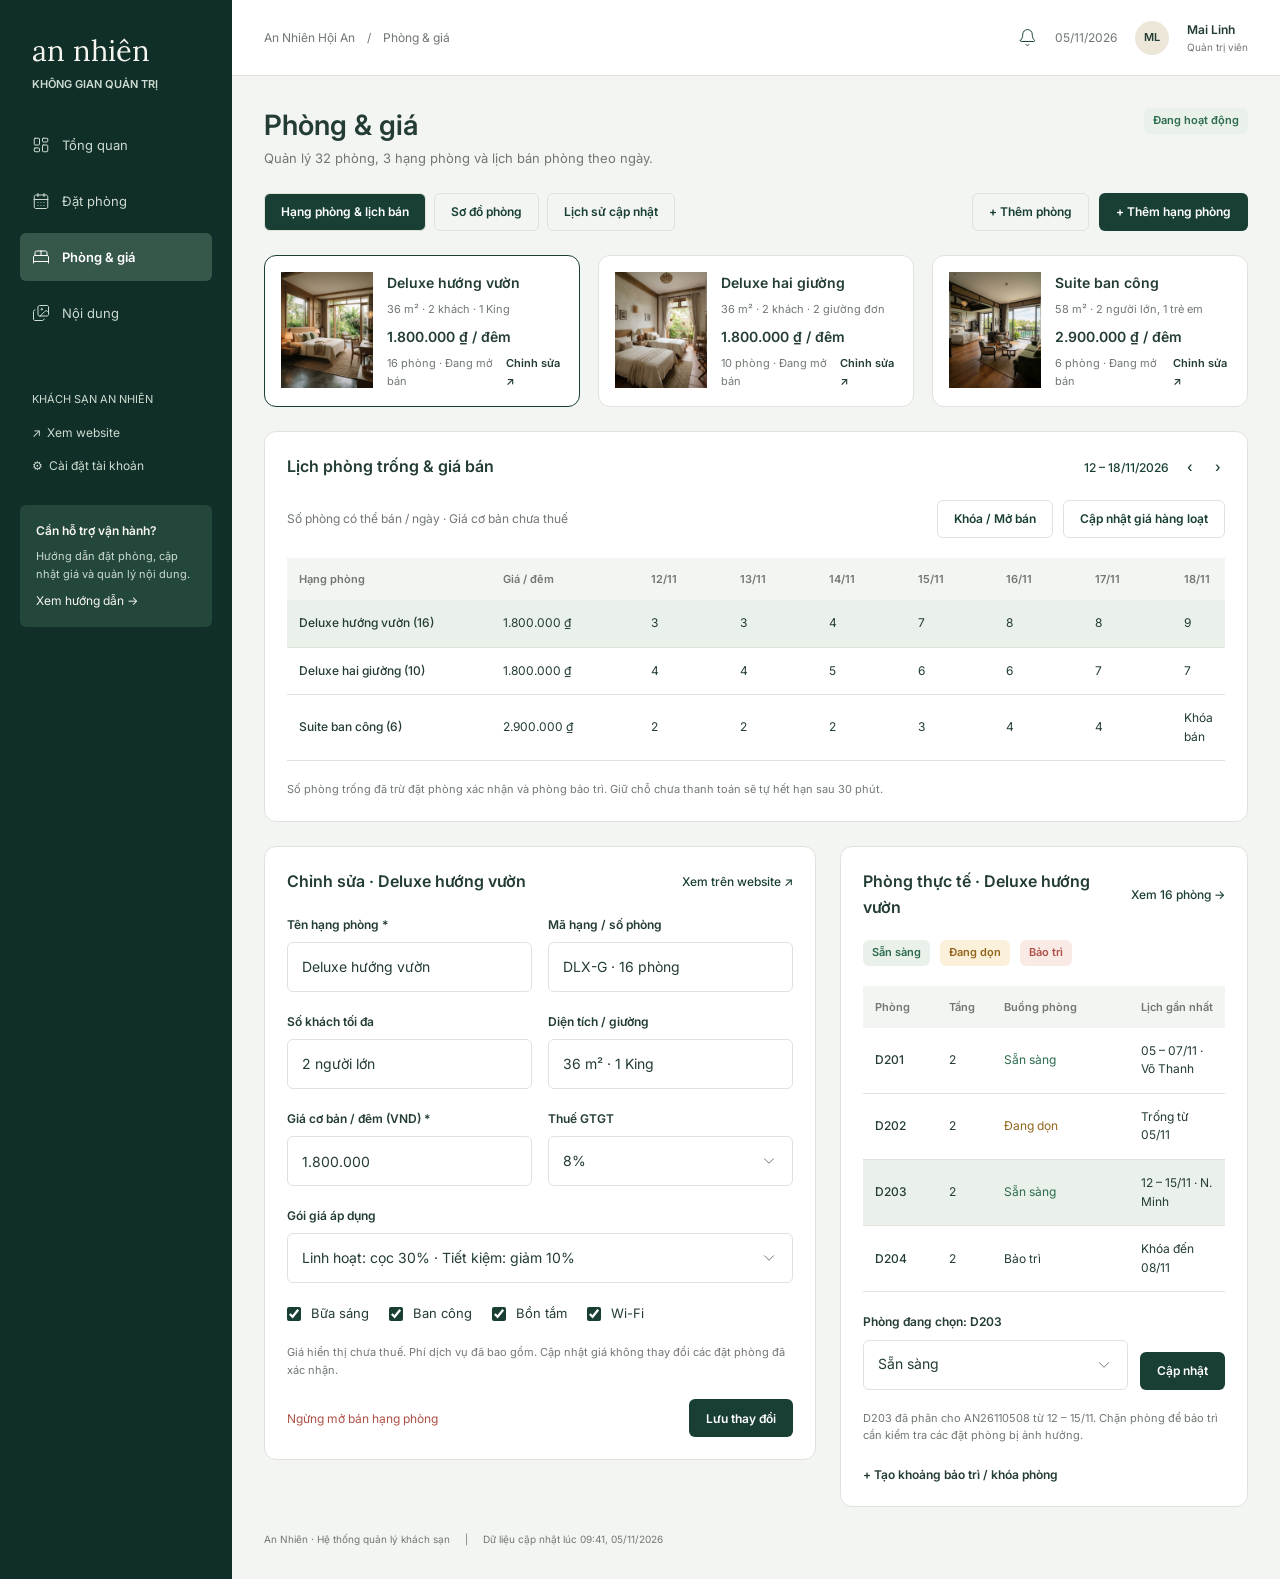
<file: admin-phong-gia.html>
<!DOCTYPE html>
<html lang="vi">
<head>
  <meta charset="UTF-8">
  <meta name="viewport" content="width=device-width, initial-scale=1.0">
  <title>Phòng & giá · Quản trị An Nhiên</title>
  <link rel="preconnect" href="https://fonts.googleapis.com">
  <link rel="preconnect" href="https://fonts.gstatic.com" crossorigin>
  <link href="https://fonts.googleapis.com/css2?family=Inter:wght@400;500;600&family=Lora:wght@400&display=swap" rel="stylesheet">
  <link rel="stylesheet" href="styles.css">
</head>
<body class="admin-body">

  <div class="admin">
    <!-- Thanh quản trị -->
    <aside class="admin-sidebar">
      <a href="admin-tong-quan.html" class="admin-brand">
        <span>an nhiên</span>
        <span>KHÔNG GIAN QUẢN TRỊ</span>
      </a>
      <nav class="admin-nav">
        <a href="admin-tong-quan.html"><img src="assets/icons/admin-dashboard.svg" width="18" height="18" alt="">Tổng quan</a>
        <a href="admin-dat-phong.html"><img src="assets/icons/admin-calendar.svg" width="18" height="18" alt="">Đặt phòng</a>
        <a href="admin-phong-gia.html" class="active"><img src="assets/icons/admin-bed.svg" width="18" height="18" alt="">Phòng &amp; giá</a>
        <a href="admin-noi-dung.html"><img src="assets/icons/admin-images.svg" width="18" height="18" alt="">Nội dung</a>
      </nav>
      <div class="admin-links">
        <p class="tiny">KHÁCH SẠN AN NHIÊN</p>
        <a href="index.html">↗ &nbsp;Xem website</a>
        <a href="#">⚙ &nbsp;Cài đặt tài khoản</a>
      </div>
      <div class="admin-help">
        <p class="small strong">Cần hỗ trợ vận hành?</p>
        <p class="tiny">Hướng dẫn đặt phòng, cập nhật giá và quản lý nội dung.</p>
        <a href="#" class="small">Xem hướng dẫn →</a>
      </div>
    </aside>

    <!-- Không gian làm việc -->
    <div class="workspace">
      <header class="admin-topbar">
        <p class="small muted">An Nhiên Hội An &nbsp;&nbsp; / &nbsp;&nbsp; Phòng &amp; giá</p>
        <div class="admin-account">
          <button type="button" class="icon-btn" aria-label="Thông báo"><img src="assets/icons/bell.svg" width="19" height="19" alt=""></button>
          <span class="small muted">05/11/2026</span>
          <span class="avatar">ML</span>
          <div class="admin-user">
            <p class="small strong">Mai Linh</p>
            <p class="admin-role">Quản trị viên</p>
          </div>
        </div>
      </header>
      <main class="admin-content">
        <div class="admin-title">
          <div>
            <h1>Phòng &amp; giá</h1>
            <p class="meta-13">Quản lý 32 phòng, 3 hạng phòng và lịch bán phòng theo ngày.</p>
          </div>
          <span class="badge badge-green">Đang hoạt động</span>
        </div>

        <div class="admin-toolbar">
          <div class="chips gap-8" data-chips>
            <button type="button" class="btn btn-sm chip is-active">Hạng phòng &amp; lịch bán</button>
            <button type="button" class="btn btn-sm chip">Sơ đồ phòng</button>
            <button type="button" class="btn btn-sm chip">Lịch sử cập nhật</button>
          </div>
          <div class="toolbar-group">
            <button type="button" class="btn btn-outline btn-sm">+ Thêm phòng</button>
            <button type="button" class="btn btn-primary btn-sm">+ Thêm hạng phòng</button>
          </div>
        </div>

        <div class="room-types">
          <article class="panel room-type is-selected">
            <img src="assets/images/hang-deluxe-vuon.jpg" alt="Deluxe hướng vườn">
            <div class="room-type-info">
              <p class="strong-14">Deluxe hướng vườn</p>
              <p class="tiny muted">36 m² · 2 khách · 1 King</p>
              <p class="strong-14">1.800.000 ₫ / đêm</p>
              <div class="room-type-foot"><span class="muted">16 phòng · Đang mở bán</span><a href="#sua-hang" class="strong">Chỉnh sửa ↗</a></div>
            </div>
          </article>
          <article class="panel room-type">
            <img src="assets/images/hang-deluxe-twin.jpg" alt="Deluxe hai giường">
            <div class="room-type-info">
              <p class="strong-14">Deluxe hai giường</p>
              <p class="tiny muted">36 m² · 2 khách · 2 giường đơn</p>
              <p class="strong-14">1.800.000 ₫ / đêm</p>
              <div class="room-type-foot"><span class="muted">10 phòng · Đang mở bán</span><a href="#sua-hang" class="strong">Chỉnh sửa ↗</a></div>
            </div>
          </article>
          <article class="panel room-type">
            <img src="assets/images/hang-suite.jpg" alt="Suite ban công">
            <div class="room-type-info">
              <p class="strong-14">Suite ban công</p>
              <p class="tiny muted">58 m² · 2 người lớn, 1 trẻ em</p>
              <p class="strong-14">2.900.000 ₫ / đêm</p>
              <div class="room-type-foot"><span class="muted">6 phòng · Đang mở bán</span><a href="#sua-hang" class="strong">Chỉnh sửa ↗</a></div>
            </div>
          </article>
        </div>

        <section class="panel">
          <div class="panel-head">
            <h2>Lịch phòng trống &amp; giá bán</h2>
            <div class="week-nav">
              <span>12 – 18/11/2026</span>
              <button type="button" aria-label="Tuần trước">‹</button>
              <button type="button" aria-label="Tuần sau">›</button>
            </div>
          </div>
          <div class="admin-toolbar">
            <p class="small muted">Số phòng có thể bán / ngày · Giá cơ bản chưa thuế</p>
            <div class="toolbar-group">
              <button type="button" class="btn btn-outline btn-sm">Khóa / Mở bán</button>
              <button type="button" class="btn btn-outline btn-sm">Cập nhật giá hàng loạt</button>
            </div>
          </div>
          <div class="table-wrap">
            <table class="data-table">
              <thead>
                <tr>
                  <th style="width:225px">Hạng phòng</th>
                  <th style="width:160px">Giá / đêm</th>
                  <th style="width:96px">12/11</th><th style="width:96px">13/11</th><th style="width:96px">14/11</th>
                  <th style="width:96px">15/11</th><th style="width:96px">16/11</th><th style="width:96px">17/11</th><th>18/11</th>
                </tr>
              </thead>
              <tbody>
                <tr class="is-selected">
                  <td class="cell-strong">Deluxe hướng vườn (16)</td><td>1.800.000 ₫</td>
                  <td>3</td><td>3</td><td>4</td><td>7</td><td>8</td><td>8</td><td>9</td>
                </tr>
                <tr>
                  <td class="cell-strong">Deluxe hai giường (10)</td><td>1.800.000 ₫</td>
                  <td>4</td><td>4</td><td>5</td><td>6</td><td>6</td><td>7</td><td>7</td>
                </tr>
                <tr>
                  <td class="cell-strong">Suite ban công (6)</td><td>2.900.000 ₫</td>
                  <td>2</td><td>2</td><td>2</td><td>3</td><td>4</td><td>4</td><td>Khóa bán</td>
                </tr>
              </tbody>
            </table>
          </div>
          <p class="tiny muted">Số phòng trống đã trừ đặt phòng xác nhận và phòng bảo trì. Giữ chỗ chưa thanh toán sẽ tự hết hạn sau 30 phút.</p>
        </section>

        <div class="admin-row">
          <form class="panel edit-type" id="sua-hang" onsubmit="return false">
            <div class="panel-head">
              <h2>Chỉnh sửa · Deluxe hướng vườn</h2>
              <a href="chi-tiet-phong.html" class="panel-link">Xem trên website ↗</a>
            </div>
            <div class="form-row gap-16">
              <label class="field"><span class="field-label">Tên hạng phòng *</span><input class="input" type="text" value="Deluxe hướng vườn" required></label>
              <label class="field"><span class="field-label">Mã hạng / số phòng</span><input class="input" type="text" value="DLX-G · 16 phòng"></label>
            </div>
            <div class="form-row gap-16">
              <label class="field"><span class="field-label">Số khách tối đa</span><input class="input" type="text" value="2 người lớn"></label>
              <label class="field"><span class="field-label">Diện tích / giường</span><input class="input" type="text" value="36 m² · 1 King"></label>
            </div>
            <div class="form-row gap-16">
              <label class="field"><span class="field-label">Giá cơ bản / đêm (VND) *</span><input class="input" type="text" value="1.800.000" inputmode="numeric" required></label>
              <label class="field">
                <span class="field-label">Thuế GTGT</span>
                <select class="input select"><option>8%</option><option>10%</option><option>0%</option></select>
              </label>
            </div>
            <label class="field">
              <span class="field-label">Gói giá áp dụng</span>
              <select class="input select">
                <option>Linh hoạt: cọc 30% · Tiết kiệm: giảm 10%</option>
                <option>Chỉ giá linh hoạt</option>
                <option>Chỉ giá tiết kiệm</option>
              </select>
            </label>
            <div class="check-row">
              <label class="check small"><input type="checkbox" checked> Bữa sáng</label>
              <label class="check small"><input type="checkbox" checked> Ban công</label>
              <label class="check small"><input type="checkbox" checked> Bồn tắm</label>
              <label class="check small"><input type="checkbox" checked> Wi-Fi</label>
            </div>
            <p class="tiny muted">Giá hiển thị chưa thuế. Phí dịch vụ đã bao gồm. Cập nhật giá không thay đổi các đặt phòng đã xác nhận.</p>
            <div class="panel-head">
              <button type="button" class="small danger">Ngừng mở bán hạng phòng</button>
              <button type="submit" class="btn btn-primary btn-sm">Lưu thay đổi</button>
            </div>
          </form>

          <section class="panel rooms-actual">
            <div class="panel-head">
              <h2>Phòng thực tế · Deluxe hướng vườn</h2>
              <a href="#" class="panel-link">Xem 16 phòng →</a>
            </div>
            <div class="badges-left">
              <span class="badge badge-green">Sẵn sàng</span>
              <span class="badge badge-amber">Đang dọn</span>
              <span class="badge badge-red">Bảo trì</span>
            </div>
            <div class="table-wrap">
              <table class="data-table" data-selectable>
                <thead>
                  <tr><th style="width:75px">Phòng</th><th style="width:55px">Tầng</th><th style="width:140px">Buồng phòng</th><th>Lịch gần nhất</th></tr>
                </thead>
                <tbody>
                  <tr><td class="cell-strong">D201</td><td>2</td><td class="ok">Sẵn sàng</td><td>05 – 07/11 · Võ Thanh</td></tr>
                  <tr><td class="cell-strong">D202</td><td>2</td><td class="warn">Đang dọn</td><td>Trống từ 05/11</td></tr>
                  <tr class="is-selected"><td class="cell-strong">D203</td><td>2</td><td class="ok">Sẵn sàng</td><td>12 – 15/11 · N. Minh</td></tr>
                  <tr><td class="cell-strong">D204</td><td>2</td><td>Bảo trì</td><td>Khóa đến 08/11</td></tr>
                </tbody>
              </table>
            </div>
            <form class="status-update" onsubmit="return false">
              <label class="field">
                <span class="field-label">Phòng đang chọn: <span data-selected-room>D203</span></span>
                <select class="input select"><option>Sẵn sàng</option><option>Đang dọn</option><option>Bảo trì</option></select>
              </label>
              <button type="submit" class="btn btn-primary btn-sm">Cập nhật</button>
            </form>
            <p class="tiny muted">D203 đã phân cho AN26110508 từ 12 – 15/11. Chặn phòng để bảo trì cần kiểm tra các đặt phòng bị ảnh hưởng.</p>
            <button type="button" class="small strong text-left">+ Tạo khoảng bảo trì / khóa phòng</button>
          </section>
        </div>

        <p class="admin-foot">An Nhiên · Hệ thống quản lý khách sạn &nbsp;&nbsp;&nbsp; | &nbsp;&nbsp;&nbsp; Dữ liệu cập nhật lúc 09:41, 05/11/2026</p>
      </main>

      <script>
        // Chọn chế độ xem, hạng phòng và phòng thực tế
        document.querySelectorAll('[data-chips] .chip').forEach((chip, _, all) => {
          chip.addEventListener('click', () => {
            all.forEach((c) => c.classList.remove('is-active'));
            chip.classList.add('is-active');
          });
        });
        document.querySelectorAll('.room-type').forEach((card, _, all) => {
          card.addEventListener('click', () => {
            all.forEach((c) => c.classList.remove('is-selected'));
            card.classList.add('is-selected');
          });
        });
        document.querySelectorAll('[data-selectable] tbody tr').forEach((row, _, all) => {
          row.addEventListener('click', () => {
            all.forEach((r) => r.classList.remove('is-selected'));
            row.classList.add('is-selected');
            document.querySelector('[data-selected-room]').textContent = row.cells[0].textContent;
          });
        });
      </script>

    </div>
  </div>

</body>
</html>
</file>
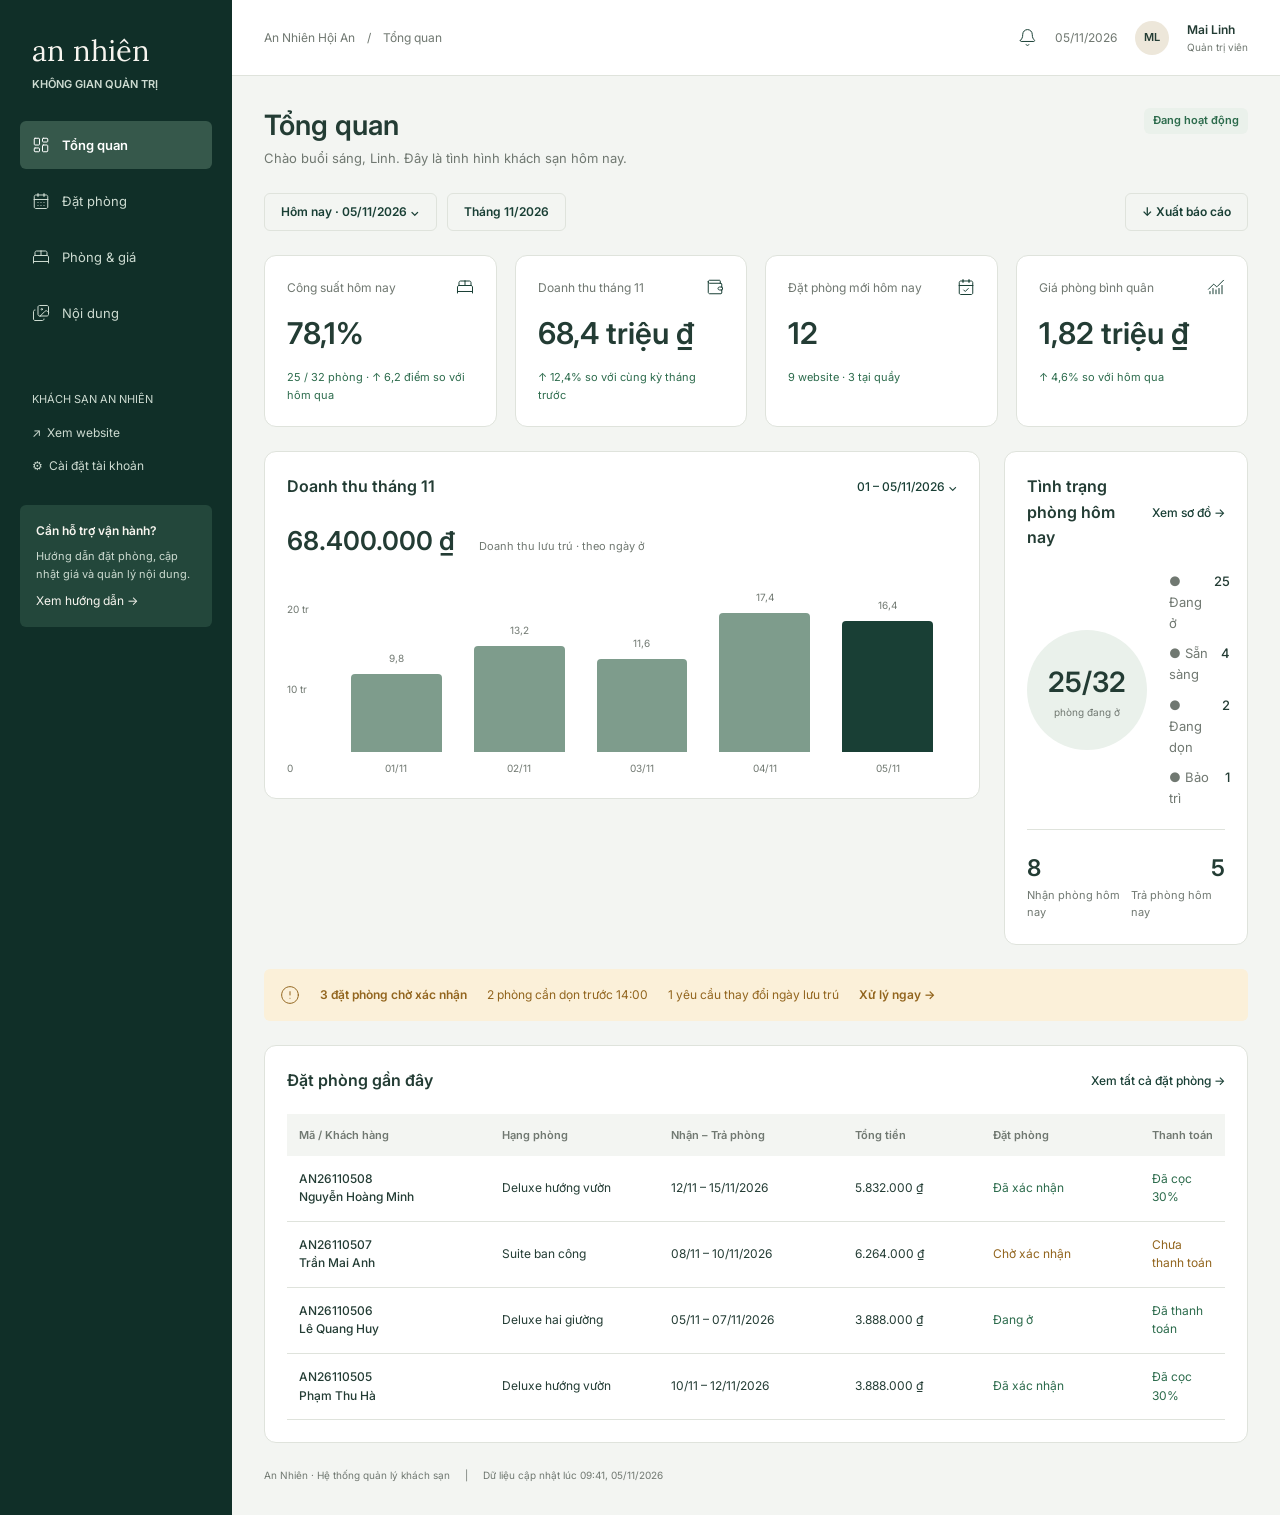
<file: admin-tong-quan.html>
<!DOCTYPE html>
<html lang="vi">
<head>
  <meta charset="UTF-8">
  <meta name="viewport" content="width=device-width, initial-scale=1.0">
  <title>Tổng quan · Quản trị An Nhiên</title>
  <link rel="preconnect" href="https://fonts.googleapis.com">
  <link rel="preconnect" href="https://fonts.gstatic.com" crossorigin>
  <link href="https://fonts.googleapis.com/css2?family=Inter:wght@400;500;600&family=Lora:wght@400&display=swap" rel="stylesheet">
  <link rel="stylesheet" href="styles.css">
</head>
<body class="admin-body">

  <div class="admin">
    <!-- Thanh quản trị -->
    <aside class="admin-sidebar">
      <a href="admin-tong-quan.html" class="admin-brand">
        <span>an nhiên</span>
        <span>KHÔNG GIAN QUẢN TRỊ</span>
      </a>
      <nav class="admin-nav">
        <a href="admin-tong-quan.html" class="active"><img src="assets/icons/admin-dashboard.svg" width="18" height="18" alt="">Tổng quan</a>
        <a href="admin-dat-phong.html"><img src="assets/icons/admin-calendar.svg" width="18" height="18" alt="">Đặt phòng</a>
        <a href="admin-phong-gia.html"><img src="assets/icons/admin-bed.svg" width="18" height="18" alt="">Phòng &amp; giá</a>
        <a href="admin-noi-dung.html"><img src="assets/icons/admin-images.svg" width="18" height="18" alt="">Nội dung</a>
      </nav>
      <div class="admin-links">
        <p class="tiny">KHÁCH SẠN AN NHIÊN</p>
        <a href="index.html">↗ &nbsp;Xem website</a>
        <a href="#">⚙ &nbsp;Cài đặt tài khoản</a>
      </div>
      <div class="admin-help">
        <p class="small strong">Cần hỗ trợ vận hành?</p>
        <p class="tiny">Hướng dẫn đặt phòng, cập nhật giá và quản lý nội dung.</p>
        <a href="#" class="small">Xem hướng dẫn →</a>
      </div>
    </aside>

    <!-- Không gian làm việc -->
    <div class="workspace">
      <header class="admin-topbar">
        <p class="small muted">An Nhiên Hội An &nbsp;&nbsp; / &nbsp;&nbsp; Tổng quan</p>
        <div class="admin-account">
          <button type="button" class="icon-btn" aria-label="Thông báo"><img src="assets/icons/bell.svg" width="19" height="19" alt=""></button>
          <span class="small muted">05/11/2026</span>
          <span class="avatar">ML</span>
          <div class="admin-user">
            <p class="small strong">Mai Linh</p>
            <p class="admin-role">Quản trị viên</p>
          </div>
        </div>
      </header>
      <main class="admin-content">
        <div class="admin-title">
          <div>
            <h1>Tổng quan</h1>
            <p class="meta-13">Chào buổi sáng, Linh. Đây là tình hình khách sạn hôm nay.</p>
          </div>
          <span class="badge badge-green">Đang hoạt động</span>
        </div>

        <div class="admin-toolbar">
          <div class="toolbar-group">
            <button type="button" class="btn btn-outline btn-sm">Hôm nay · 05/11/2026 ⌄</button>
            <button type="button" class="btn btn-outline btn-sm">Tháng 11/2026</button>
          </div>
          <button type="button" class="btn btn-outline btn-sm">↓ Xuất báo cáo</button>
        </div>

        <div class="kpis">
          <div class="panel kpi">
            <div class="kpi-head"><span>Công suất hôm nay</span><img src="assets/icons/kpi-bed.svg" width="18" height="18" alt=""></div>
            <p class="kpi-value">78,1%</p>
            <p class="tiny ok">25 / 32 phòng · ↑ 6,2 điểm so với hôm qua</p>
          </div>
          <div class="panel kpi">
            <div class="kpi-head"><span>Doanh thu tháng 11</span><img src="assets/icons/wallet.svg" width="18" height="18" alt=""></div>
            <p class="kpi-value">68,4 triệu ₫</p>
            <p class="tiny ok">↑ 12,4% so với cùng kỳ tháng trước</p>
          </div>
          <div class="panel kpi">
            <div class="kpi-head"><span>Đặt phòng mới hôm nay</span><img src="assets/icons/calendar-check.svg" width="18" height="18" alt=""></div>
            <p class="kpi-value">12</p>
            <p class="tiny ok">9 website · 3 tại quầy</p>
          </div>
          <div class="panel kpi">
            <div class="kpi-head"><span>Giá phòng bình quân</span><img src="assets/icons/chart.svg" width="18" height="18" alt=""></div>
            <p class="kpi-value">1,82 triệu ₫</p>
            <p class="tiny ok">↑ 4,6% so với hôm qua</p>
          </div>
        </div>

        <div class="admin-row">
          <section class="panel revenue">
            <div class="panel-head">
              <h2>Doanh thu tháng 11</h2>
              <button type="button" class="panel-link">01 – 05/11/2026 ⌄</button>
            </div>
            <div class="revenue-total">
              <strong>68.400.000 ₫</strong>
              <span class="tiny muted">Doanh thu lưu trú · theo ngày ở</span>
            </div>
            <div class="bar-chart">
              <div class="bar-axis"><span>20 tr</span><span>10 tr</span><span>0</span></div>
              <div class="bars">
                <div class="bar-col"><span>9,8</span><div class="bar" style="height:78px"></div><span>01/11</span></div>
                <div class="bar-col"><span>13,2</span><div class="bar" style="height:106px"></div><span>02/11</span></div>
                <div class="bar-col"><span>11,6</span><div class="bar" style="height:93px"></div><span>03/11</span></div>
                <div class="bar-col"><span>17,4</span><div class="bar" style="height:139px"></div><span>04/11</span></div>
                <div class="bar-col"><span>16,4</span><div class="bar bar-today" style="height:131px"></div><span>05/11</span></div>
              </div>
            </div>
          </section>

          <section class="panel room-status">
            <div class="panel-head">
              <h2>Tình trạng phòng hôm nay</h2>
              <a href="admin-phong-gia.html" class="panel-link">Xem sơ đồ →</a>
            </div>
            <div class="occupancy">
              <div class="occupancy-ring">
                <strong>25/32</strong>
                <span>phòng đang ở</span>
              </div>
              <div class="legend">
                <div class="line"><span>● Đang ở</span><b>25</b></div>
                <div class="line"><span>● Sẵn sàng</span><b>4</b></div>
                <div class="line"><span>● Đang dọn</span><b>2</b></div>
                <div class="line"><span>● Bảo trì</span><b>1</b></div>
              </div>
            </div>
            <hr class="divider">
            <div class="arrivals">
              <div><strong>8</strong><span>Nhận phòng hôm nay</span></div>
              <div><strong>5</strong><span>Trả phòng hôm nay</span></div>
            </div>
          </section>
        </div>

        <div class="alert">
          <img src="assets/icons/circle-alert.svg" width="20" height="20" alt="">
          <strong>3 đặt phòng chờ xác nhận</strong>
          <span>2 phòng cần dọn trước 14:00</span>
          <span>1 yêu cầu thay đổi ngày lưu trú</span>
          <a href="admin-dat-phong.html"><strong>Xử lý ngay →</strong></a>
        </div>

        <section class="panel">
          <div class="panel-head">
            <h2>Đặt phòng gần đây</h2>
            <a href="admin-dat-phong.html" class="panel-link">Xem tất cả đặt phòng →</a>
          </div>
          <div class="table-wrap">
            <table class="data-table">
              <thead>
                <tr>
                  <th style="width:205px">Mã / Khách hàng</th>
                  <th style="width:170px">Hạng phòng</th>
                  <th style="width:185px">Nhận – Trả phòng</th>
                  <th style="width:140px">Tổng tiền</th>
                  <th style="width:160px">Đặt phòng</th>
                  <th>Thanh toán</th>
                </tr>
              </thead>
              <tbody>
                <tr>
                  <td class="cell-strong">AN26110508<br>Nguyễn Hoàng Minh</td>
                  <td>Deluxe hướng vườn</td><td>12/11 – 15/11/2026</td><td>5.832.000 ₫</td>
                  <td class="ok">Đã xác nhận</td><td class="ok">Đã cọc 30%</td>
                </tr>
                <tr>
                  <td class="cell-strong">AN26110507<br>Trần Mai Anh</td>
                  <td>Suite ban công</td><td>08/11 – 10/11/2026</td><td>6.264.000 ₫</td>
                  <td class="warn">Chờ xác nhận</td><td class="warn">Chưa thanh toán</td>
                </tr>
                <tr>
                  <td class="cell-strong">AN26110506<br>Lê Quang Huy</td>
                  <td>Deluxe hai giường</td><td>05/11 – 07/11/2026</td><td>3.888.000 ₫</td>
                  <td class="ok">Đang ở</td><td class="ok">Đã thanh toán</td>
                </tr>
                <tr>
                  <td class="cell-strong">AN26110505<br>Phạm Thu Hà</td>
                  <td>Deluxe hướng vườn</td><td>10/11 – 12/11/2026</td><td>3.888.000 ₫</td>
                  <td class="ok">Đã xác nhận</td><td class="ok">Đã cọc 30%</td>
                </tr>
              </tbody>
            </table>
          </div>
        </section>

        <p class="admin-foot">An Nhiên · Hệ thống quản lý khách sạn &nbsp;&nbsp;&nbsp; | &nbsp;&nbsp;&nbsp; Dữ liệu cập nhật lúc 09:41, 05/11/2026</p>
      </main>

    </div>
  </div>

</body>
</html>
</file>
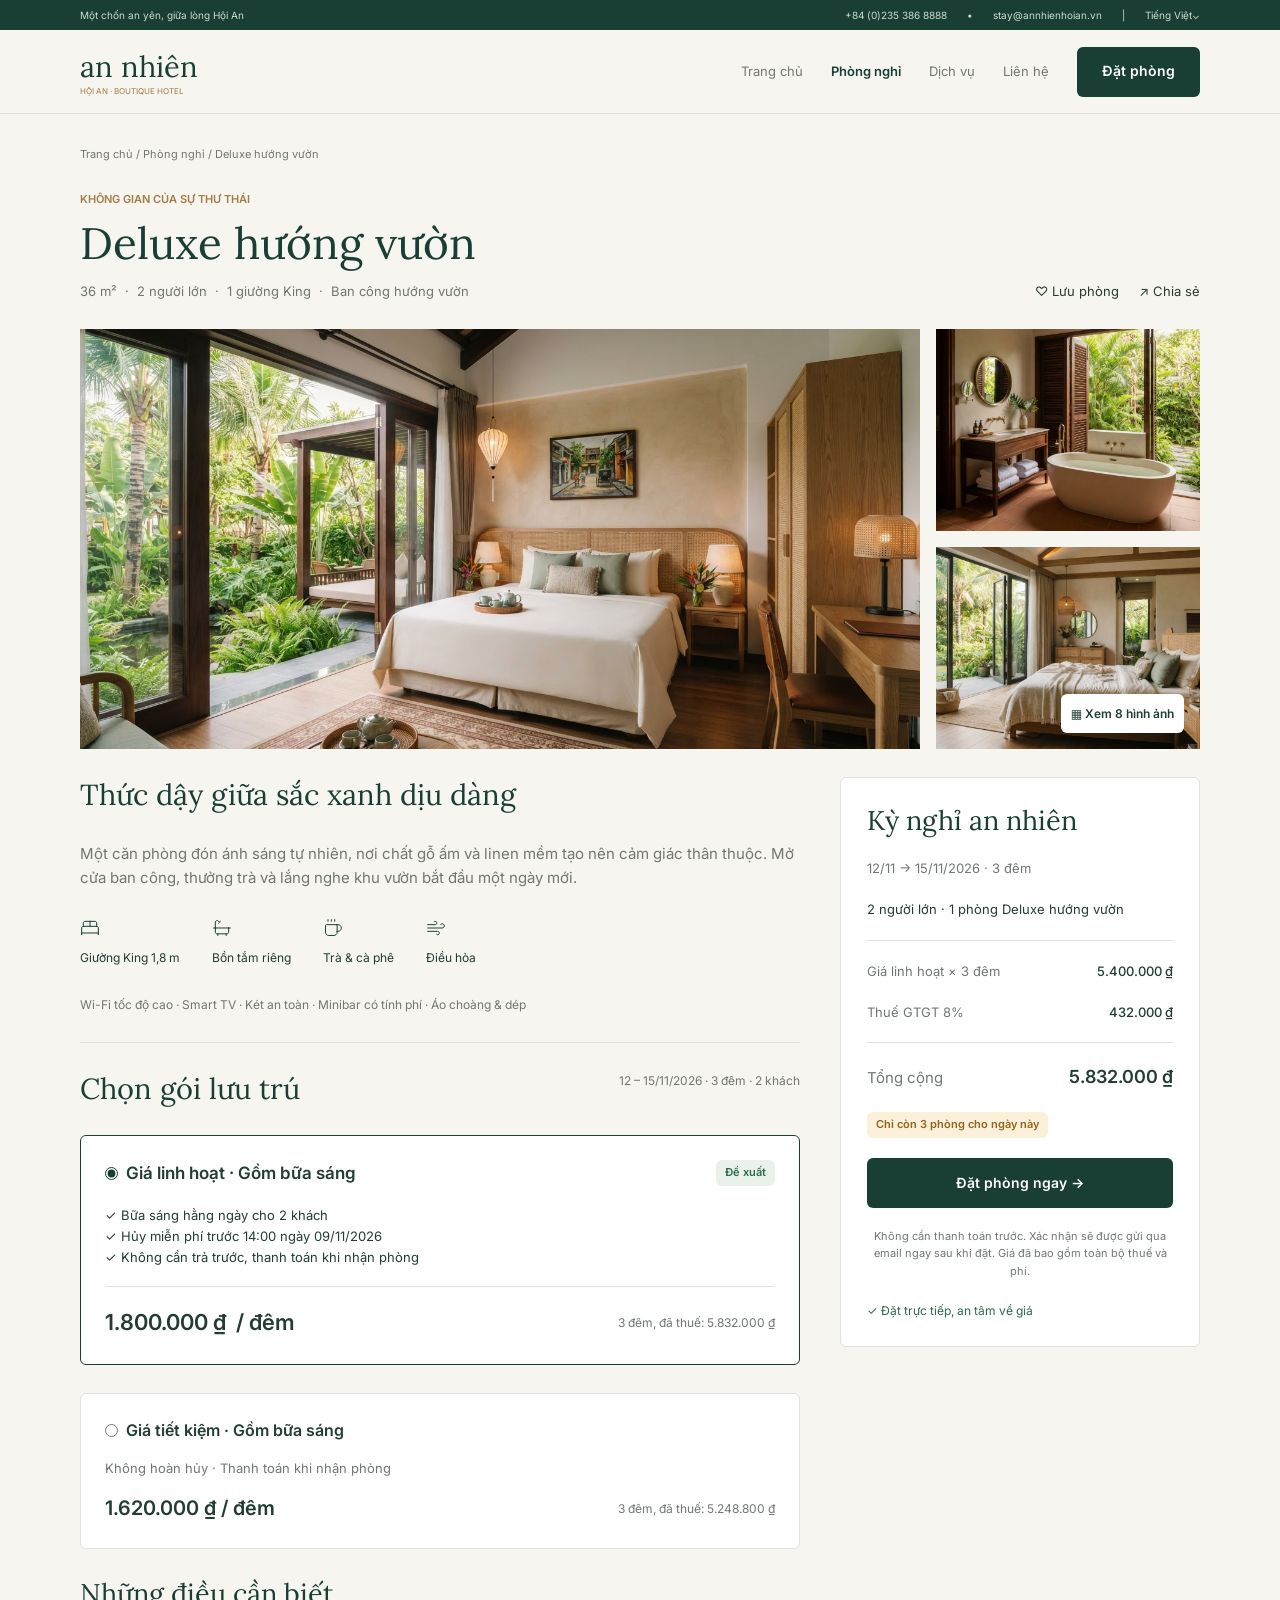
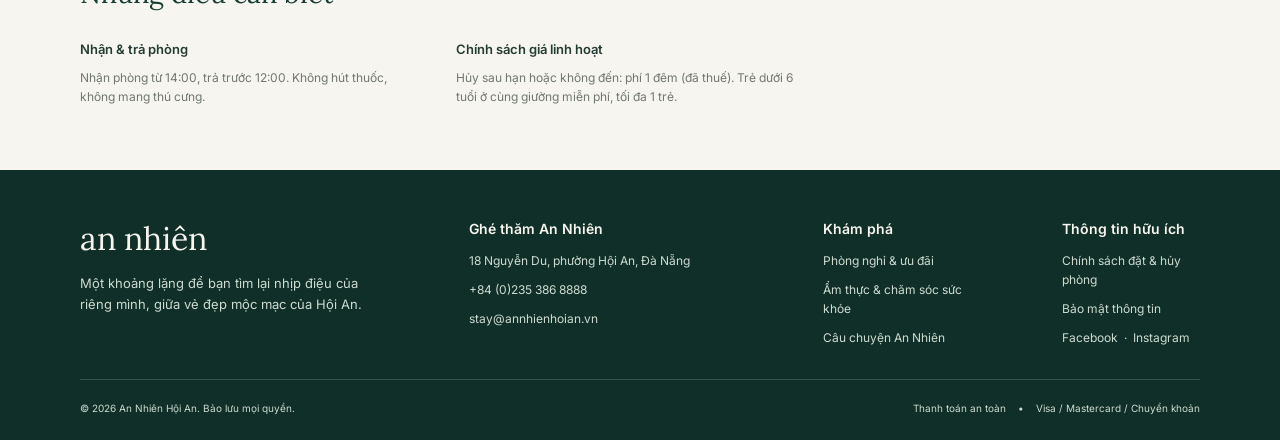
<file: chi-tiet-phong.html>
<!DOCTYPE html>
<html lang="vi">
<head>
  <meta charset="UTF-8">
  <meta name="viewport" content="width=device-width, initial-scale=1.0">
  <title>Deluxe hướng vườn · An Nhiên Hội An</title>
  <link rel="preconnect" href="https://fonts.googleapis.com">
  <link rel="preconnect" href="https://fonts.gstatic.com" crossorigin>
  <link href="https://fonts.googleapis.com/css2?family=Inter:wght@400;500;600&family=Lora:wght@400&display=swap" rel="stylesheet">
  <link rel="stylesheet" href="styles.css">
</head>
<body>

  <!-- Điều hướng khách hàng -->
  <header class="site-header">
    <div class="topbar">
      <p>Một chốn an yên, giữa lòng Hội An</p>
      <p class="topbar-info">
        <a href="tel:+842353868888">+84 (0)235 386 8888</a>
        <span>•</span>
        <a href="mailto:stay@annhienhoian.vn">stay@annhienhoian.vn</a>
        <span>|</span>
        <button type="button" class="lang">Tiếng Việt⌄</button>
      </p>
    </div>
    <nav class="navbar">
      <a href="index.html" class="brand">
        <span class="brand-name">an nhiên</span>
        <span class="brand-tag">HỘI AN · BOUTIQUE HOTEL</span>
      </a>
      <div class="nav-links">
        <a href="index.html">Trang chủ</a>
        <a href="tim-phong.html" class="active">Phòng nghỉ</a>
        <a href="dich-vu.html">Dịch vụ</a>
        <a href="lien-he.html">Liên hệ</a>
        <a href="tim-phong.html" class="btn btn-primary">Đặt phòng</a>
      </div>
    </nav>
  </header>

  <main class="page page-32">
    <p class="breadcrumb"><a href="index.html">Trang chủ</a> / <a href="tim-phong.html">Phòng nghỉ</a> / Deluxe hướng vườn</p>

    <div class="room-head">
      <div class="page-intro gap-10">
        <p class="eyebrow">KHÔNG GIAN CỦA SỰ THƯ THÁI</p>
        <h1 class="h-44">Deluxe hướng vườn</h1>
        <p class="meta-13">36 m² &nbsp;·&nbsp; 2 người lớn &nbsp;·&nbsp; 1 giường King &nbsp;·&nbsp; Ban công hướng vườn</p>
      </div>
      <div class="room-actions">
        <button type="button">♡ Lưu phòng</button>
        <button type="button">↗ Chia sẻ</button>
      </div>
    </div>

    <div class="gallery">
      <img class="gallery-main" src="assets/images/ct-chinh.jpg" alt="Phòng Deluxe hướng vườn">
      <div class="gallery-side">
        <img src="assets/images/ct-phu-1.jpg" alt="Phòng tắm với bồn tắm">
        <div class="gallery-more">
          <img src="assets/images/ct-phu-2.jpg" alt="Góc phòng ngủ">
          <button type="button" class="gallery-count">▦ Xem 8 hình ảnh</button>
        </div>
      </div>
    </div>

    <div class="detail-layout">
      <div class="detail-main">
        <h2 class="h-29">Thức dậy giữa sắc xanh dịu dàng</h2>
        <p class="body-15">Một căn phòng đón ánh sáng tự nhiên, nơi chất gỗ ấm và linen mềm tạo nên cảm giác thân thuộc. Mở cửa ban công, thưởng trà và lắng nghe khu vườn bắt đầu một ngày mới.</p>
        <ul class="feature-icons">
          <li><img src="assets/icons/bed-double.svg" width="20" height="20" alt="">Giường King 1,8 m</li>
          <li><img src="assets/icons/bath.svg" width="20" height="20" alt="">Bồn tắm riêng</li>
          <li><img src="assets/icons/coffee.svg" width="20" height="20" alt="">Trà &amp; cà phê</li>
          <li><img src="assets/icons/wind.svg" width="20" height="20" alt="">Điều hòa</li>
        </ul>
        <p class="small muted">Wi-Fi tốc độ cao · Smart TV · Két an toàn · Minibar có tính phí · Áo choàng &amp; dép</p>
        <hr class="divider">

        <div class="rate-head">
          <h2 class="h-29">Chọn gói lưu trú</h2>
          <p class="small muted">12 – 15/11/2026 · 3 đêm · 2 khách</p>
        </div>

        <label class="card rate-option">
          <div class="rate-top">
            <span class="rate-name"><input type="radio" name="rate" checked> Giá linh hoạt · Gồm bữa sáng</span>
            <span class="badge badge-green">Đề xuất</span>
          </div>
          <ul class="rate-perks">
            <li>✓ Bữa sáng hằng ngày cho 2 khách</li>
            <li>✓ Hủy miễn phí trước 14:00 ngày 09/11/2026</li>
            <li>✓ Không cần trả trước, thanh toán khi nhận phòng</li>
          </ul>
          <hr class="divider">
          <div class="rate-price">
            <strong>1.800.000 ₫ &nbsp;/ đêm</strong>
            <span class="small muted">3 đêm, đã thuế: 5.832.000 ₫</span>
          </div>
        </label>

        <label class="card rate-option">
          <div class="rate-top">
            <span class="rate-name"><input type="radio" name="rate"> Giá tiết kiệm · Gồm bữa sáng</span>
          </div>
          <p class="meta-13">Không hoàn hủy · Thanh toán khi nhận phòng</p>
          <div class="rate-price">
            <strong>1.620.000 ₫ / đêm</strong>
            <span class="small muted">3 đêm, đã thuế: 5.248.800 ₫</span>
          </div>
        </label>

        <h2 class="h-27">Những điều cần biết</h2>
        <div class="policies">
          <div>
            <h3 class="strong-13">Nhận &amp; trả phòng</h3>
            <p class="small muted">Nhận phòng từ 14:00, trả trước 12:00. Không hút thuốc, không mang thú cưng.</p>
          </div>
          <div>
            <h3 class="strong-13">Chính sách giá linh hoạt</h3>
            <p class="small muted">Hủy sau hạn hoặc không đến: phí 1 đêm (đã thuế). Trẻ dưới 6 tuổi ở cùng giường miễn phí, tối đa 1 trẻ.</p>
          </div>
        </div>
      </div>

      <aside class="card summary">
        <h2 class="h-27">Kỳ nghỉ an nhiên</h2>
        <p class="meta-13">12/11 → 15/11/2026 · 3 đêm</p>
        <p class="text-13">2 người lớn · 1 phòng Deluxe hướng vườn</p>
        <hr class="divider">
        <div class="line"><span>Giá linh hoạt × 3 đêm</span><b>5.400.000 ₫</b></div>
        <div class="line"><span>Thuế GTGT 8%</span><b>432.000 ₫</b></div>
        <hr class="divider">
        <div class="line line-total"><span>Tổng cộng</span><b>5.832.000 ₫</b></div>
        <span class="badge badge-amber">Chỉ còn 3 phòng cho ngày này</span>
        <a href="xac-nhan-dat-phong.html" class="btn btn-primary btn-block">Đặt phòng ngay →</a>
        <p class="tiny muted center">Không cần thanh toán trước. Xác nhận sẽ được gửi qua email ngay sau khi đặt. Giá đã bao gồm toàn bộ thuế và phí.</p>
        <p class="small ok">✓ Đặt trực tiếp, an tâm về giá</p>
      </aside>
    </div>
  </main>

  <!-- Chân trang -->
  <footer class="footer">
    <div class="footer-cols">
      <div class="footer-brand">
        <p class="footer-logo">an nhiên</p>
        <p>Một khoảng lặng để bạn tìm lại nhịp điệu của riêng mình, giữa vẻ đẹp mộc mạc của Hội An.</p>
      </div>
      <div class="footer-col footer-contact">
        <h4>Ghé thăm An Nhiên</h4>
        <p>18 Nguyễn Du, phường Hội An, Đà Nẵng</p>
        <a href="tel:+842353868888">+84 (0)235 386 8888</a>
        <a href="mailto:stay@annhienhoian.vn">stay@annhienhoian.vn</a>
      </div>
      <div class="footer-col">
        <h4>Khám phá</h4>
        <a href="tim-phong.html">Phòng nghỉ &amp; ưu đãi</a>
        <a href="dich-vu.html">Ẩm thực &amp; chăm sóc sức khỏe</a>
        <a href="index.html">Câu chuyện An Nhiên</a>
      </div>
      <div class="footer-col">
        <h4>Thông tin hữu ích</h4>
        <a href="#">Chính sách đặt &amp; hủy phòng</a>
        <a href="#">Bảo mật thông tin</a>
        <p><a href="#">Facebook</a>&nbsp;&nbsp;·&nbsp;&nbsp;<a href="#">Instagram</a></p>
      </div>
    </div>
    <div class="footer-bottom">
      <p>© 2026 An Nhiên Hội An. Bảo lưu mọi quyền.</p>
      <p>Thanh toán an toàn&nbsp;&nbsp;&nbsp;&nbsp;•&nbsp;&nbsp;&nbsp;&nbsp;Visa / Mastercard / Chuyển khoản</p>
    </div>
  </footer>

</body>
</html>
</file>
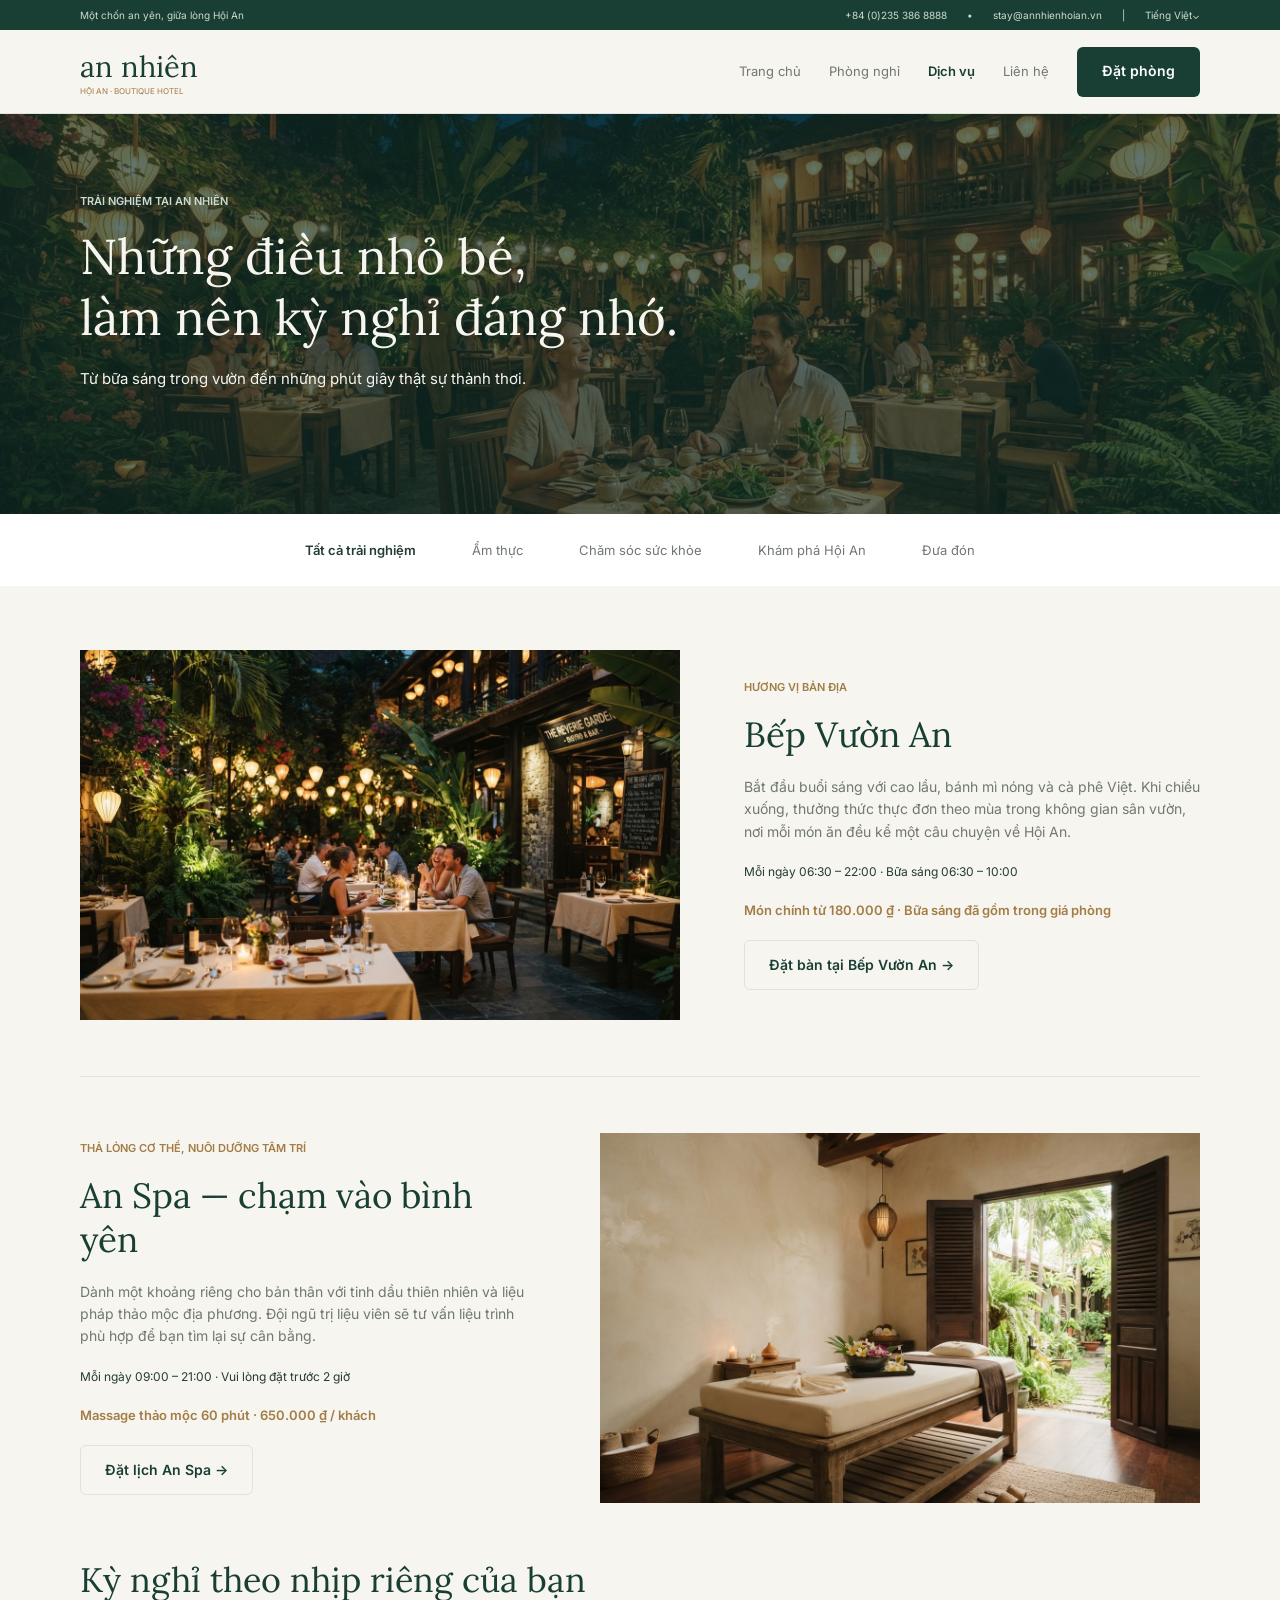
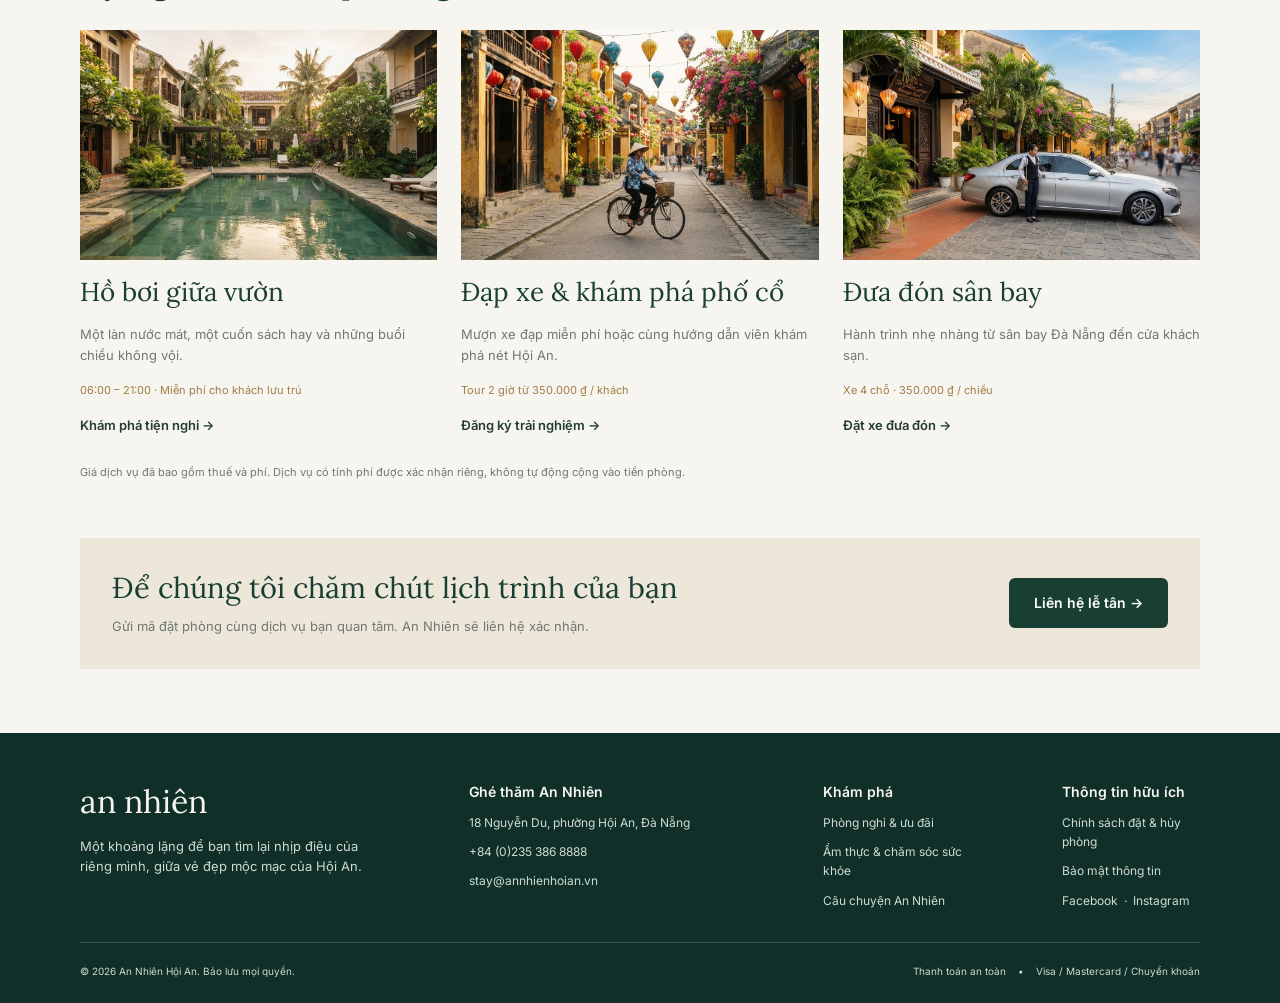
<file: dich-vu.html>
<!DOCTYPE html>
<html lang="vi">
<head>
  <meta charset="UTF-8">
  <meta name="viewport" content="width=device-width, initial-scale=1.0">
  <title>Dịch vụ · An Nhiên Hội An</title>
  <link rel="preconnect" href="https://fonts.googleapis.com">
  <link rel="preconnect" href="https://fonts.gstatic.com" crossorigin>
  <link href="https://fonts.googleapis.com/css2?family=Inter:wght@400;500;600&family=Lora:wght@400&display=swap" rel="stylesheet">
  <link rel="stylesheet" href="styles.css">
</head>
<body>

  <!-- Điều hướng khách hàng -->
  <header class="site-header">
    <div class="topbar">
      <p>Một chốn an yên, giữa lòng Hội An</p>
      <p class="topbar-info">
        <a href="tel:+842353868888">+84 (0)235 386 8888</a>
        <span>•</span>
        <a href="mailto:stay@annhienhoian.vn">stay@annhienhoian.vn</a>
        <span>|</span>
        <button type="button" class="lang">Tiếng Việt⌄</button>
      </p>
    </div>
    <nav class="navbar">
      <a href="index.html" class="brand">
        <span class="brand-name">an nhiên</span>
        <span class="brand-tag">HỘI AN · BOUTIQUE HOTEL</span>
      </a>
      <div class="nav-links">
        <a href="index.html">Trang chủ</a>
        <a href="tim-phong.html">Phòng nghỉ</a>
        <a href="dich-vu.html" class="active">Dịch vụ</a>
        <a href="lien-he.html">Liên hệ</a>
        <a href="tim-phong.html" class="btn btn-primary">Đặt phòng</a>
      </div>
    </nav>
  </header>

  <main>
    <section class="banner">
      <img class="hero-bg" src="assets/images/dv-hero.jpg" alt="Nhà hàng trong vườn">
      <div class="banner-overlay"></div>
      <div class="banner-content">
        <p class="eyebrow eyebrow-light">TRẢI NGHIỆM TẠI AN NHIÊN</p>
        <h1>Những điều nhỏ bé,<br>làm nên kỳ nghỉ đáng nhớ.</h1>
        <p>Từ bữa sáng trong vườn đến những phút giây thật sự thảnh thơi.</p>
      </div>
    </section>

    <nav class="tabs" aria-label="Danh mục dịch vụ">
      <a href="#" class="active">Tất cả trải nghiệm</a>
      <a href="#bep-vuon">Ẩm thực</a>
      <a href="#an-spa">Chăm sóc sức khỏe</a>
      <a href="#kham-pha">Khám phá Hội An</a>
      <a href="#kham-pha">Đưa đón</a>
    </nav>

    <section class="section services-list">
      <div class="feature" id="bep-vuon">
        <img src="assets/images/dv-bep.jpg" alt="Bếp Vườn An">
        <div class="feature-text">
          <p class="eyebrow">HƯƠNG VỊ BẢN ĐỊA</p>
          <h2 class="h-35">Bếp Vườn An</h2>
          <p class="body-14">Bắt đầu buổi sáng với cao lầu, bánh mì nóng và cà phê Việt. Khi chiều xuống, thưởng thức thực đơn theo mùa trong không gian sân vườn, nơi mỗi món ăn đều kể một câu chuyện về Hội An.</p>
          <p class="small">Mỗi ngày 06:30 – 22:00 · Bữa sáng 06:30 – 10:00</p>
          <p class="price-note">Món chính từ 180.000 ₫ · Bữa sáng đã gồm trong giá phòng</p>
          <a href="lien-he.html" class="btn btn-outline">Đặt bàn tại Bếp Vườn An →</a>
        </div>
      </div>

      <hr class="divider">

      <div class="feature feature-reverse" id="an-spa">
        <img src="assets/images/dv-spa-lon.jpg" alt="An Spa">
        <div class="feature-text">
          <p class="eyebrow">THẢ LỎNG CƠ THỂ, NUÔI DƯỠNG TÂM TRÍ</p>
          <h2 class="h-35">An Spa — chạm vào bình yên</h2>
          <p class="body-14">Dành một khoảng riêng cho bản thân với tinh dầu thiên nhiên và liệu pháp thảo mộc địa phương. Đội ngũ trị liệu viên sẽ tư vấn liệu trình phù hợp để bạn tìm lại sự cân bằng.</p>
          <p class="small">Mỗi ngày 09:00 – 21:00 · Vui lòng đặt trước 2 giờ</p>
          <p class="price-note">Massage thảo mộc 60 phút · 650.000 ₫ / khách</p>
          <a href="lien-he.html" class="btn btn-outline">Đặt lịch An Spa →</a>
        </div>
      </div>

      <div class="more-services" id="kham-pha">
        <h2 class="h-34">Kỳ nghỉ theo nhịp riêng của bạn</h2>
        <div class="grid-3">
          <article class="service-card gap-16">
            <img class="img-230" src="assets/images/dv-ho-boi.jpg" alt="Hồ bơi giữa vườn">
            <h3 class="h-24">Hồ bơi giữa vườn</h3>
            <p>Một làn nước mát, một cuốn sách hay và những buổi chiều không vội.</p>
            <p class="service-meta">06:00 – 21:00 · Miễn phí cho khách lưu trú</p>
            <a href="#" class="link">Khám phá tiện nghi →</a>
          </article>
          <article class="service-card gap-16">
            <img class="img-230" src="assets/images/dv-dap-xe.jpg" alt="Đạp xe và khám phá phố cổ">
            <h3 class="h-24">Đạp xe &amp; khám phá phố cổ</h3>
            <p>Mượn xe đạp miễn phí hoặc cùng hướng dẫn viên khám phá nét Hội An.</p>
            <p class="service-meta">Tour 2 giờ từ 350.000 ₫ / khách</p>
            <a href="lien-he.html" class="link">Đăng ký trải nghiệm →</a>
          </article>
          <article class="service-card gap-16">
            <img class="img-230" src="assets/images/dv-dua-don.jpg" alt="Đưa đón sân bay">
            <h3 class="h-24">Đưa đón sân bay</h3>
            <p>Hành trình nhẹ nhàng từ sân bay Đà Nẵng đến cửa khách sạn.</p>
            <p class="service-meta">Xe 4 chỗ · 350.000 ₫ / chiều</p>
            <a href="lien-he.html" class="link">Đặt xe đưa đón →</a>
          </article>
        </div>
        <p class="tiny muted">Giá dịch vụ đã bao gồm thuế và phí. Dịch vụ có tính phí được xác nhận riêng, không tự động cộng vào tiền phòng.</p>
      </div>

      <div class="help-box">
        <div>
          <h2 class="h-29">Để chúng tôi chăm chút lịch trình của bạn</h2>
          <p class="meta-13">Gửi mã đặt phòng cùng dịch vụ bạn quan tâm. An Nhiên sẽ liên hệ xác nhận.</p>
        </div>
        <a href="lien-he.html" class="btn btn-primary">Liên hệ lễ tân →</a>
      </div>
    </section>
  </main>

  <!-- Chân trang -->
  <footer class="footer">
    <div class="footer-cols">
      <div class="footer-brand">
        <p class="footer-logo">an nhiên</p>
        <p>Một khoảng lặng để bạn tìm lại nhịp điệu của riêng mình, giữa vẻ đẹp mộc mạc của Hội An.</p>
      </div>
      <div class="footer-col footer-contact">
        <h4>Ghé thăm An Nhiên</h4>
        <p>18 Nguyễn Du, phường Hội An, Đà Nẵng</p>
        <a href="tel:+842353868888">+84 (0)235 386 8888</a>
        <a href="mailto:stay@annhienhoian.vn">stay@annhienhoian.vn</a>
      </div>
      <div class="footer-col">
        <h4>Khám phá</h4>
        <a href="tim-phong.html">Phòng nghỉ &amp; ưu đãi</a>
        <a href="dich-vu.html">Ẩm thực &amp; chăm sóc sức khỏe</a>
        <a href="index.html">Câu chuyện An Nhiên</a>
      </div>
      <div class="footer-col">
        <h4>Thông tin hữu ích</h4>
        <a href="#">Chính sách đặt &amp; hủy phòng</a>
        <a href="#">Bảo mật thông tin</a>
        <p><a href="#">Facebook</a>&nbsp;&nbsp;·&nbsp;&nbsp;<a href="#">Instagram</a></p>
      </div>
    </div>
    <div class="footer-bottom">
      <p>© 2026 An Nhiên Hội An. Bảo lưu mọi quyền.</p>
      <p>Thanh toán an toàn&nbsp;&nbsp;&nbsp;&nbsp;•&nbsp;&nbsp;&nbsp;&nbsp;Visa / Mastercard / Chuyển khoản</p>
    </div>
  </footer>

</body>
</html>
</file>
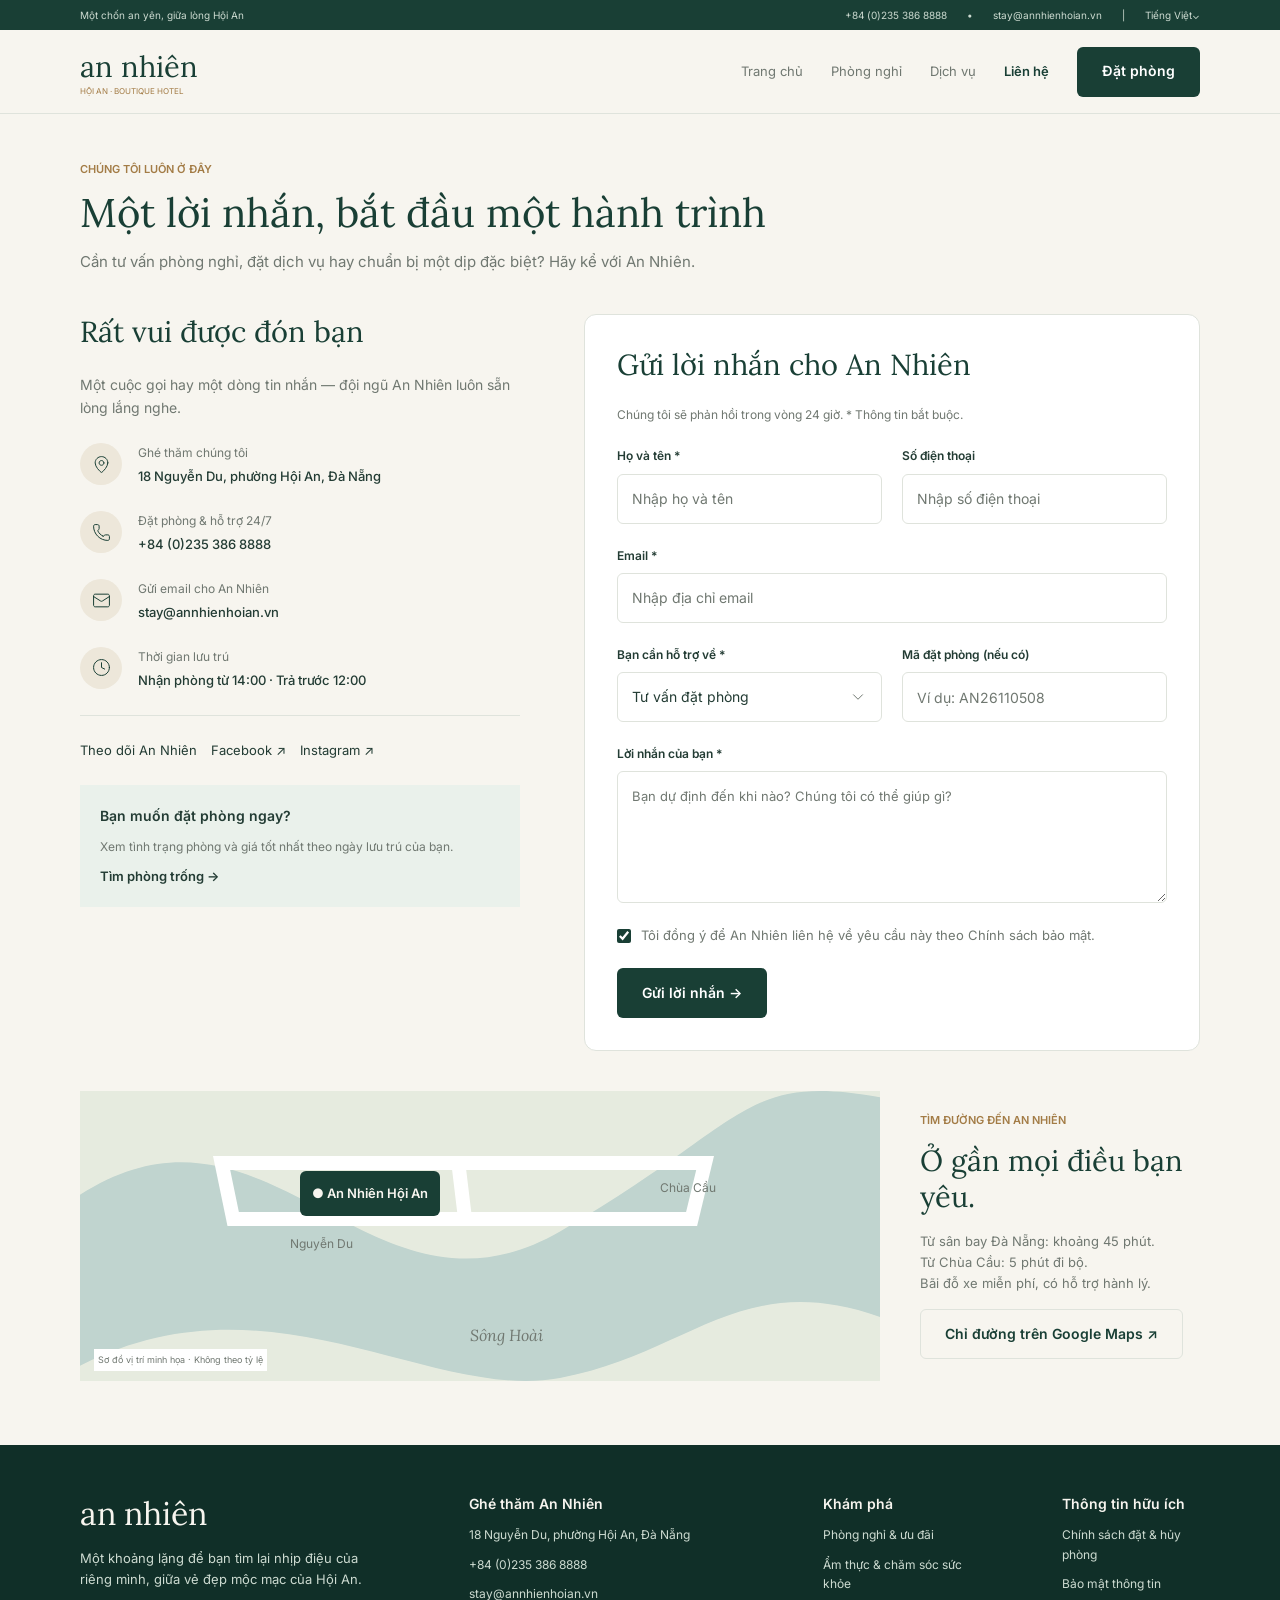
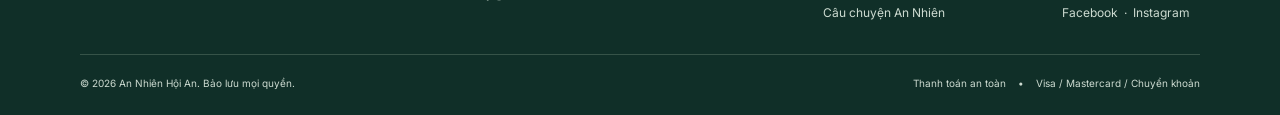
<file: lien-he.html>
<!DOCTYPE html>
<html lang="vi">
<head>
  <meta charset="UTF-8">
  <meta name="viewport" content="width=device-width, initial-scale=1.0">
  <title>Liên hệ · An Nhiên Hội An</title>
  <link rel="preconnect" href="https://fonts.googleapis.com">
  <link rel="preconnect" href="https://fonts.gstatic.com" crossorigin>
  <link href="https://fonts.googleapis.com/css2?family=Inter:wght@400;500;600&family=Lora:wght@400&display=swap" rel="stylesheet">
  <link rel="stylesheet" href="styles.css">
</head>
<body>

  <!-- Điều hướng khách hàng -->
  <header class="site-header">
    <div class="topbar">
      <p>Một chốn an yên, giữa lòng Hội An</p>
      <p class="topbar-info">
        <a href="tel:+842353868888">+84 (0)235 386 8888</a>
        <span>•</span>
        <a href="mailto:stay@annhienhoian.vn">stay@annhienhoian.vn</a>
        <span>|</span>
        <button type="button" class="lang">Tiếng Việt⌄</button>
      </p>
    </div>
    <nav class="navbar">
      <a href="index.html" class="brand">
        <span class="brand-name">an nhiên</span>
        <span class="brand-tag">HỘI AN · BOUTIQUE HOTEL</span>
      </a>
      <div class="nav-links">
        <a href="index.html">Trang chủ</a>
        <a href="tim-phong.html">Phòng nghỉ</a>
        <a href="dich-vu.html">Dịch vụ</a>
        <a href="lien-he.html" class="active">Liên hệ</a>
        <a href="tim-phong.html" class="btn btn-primary">Đặt phòng</a>
      </div>
    </nav>
  </header>

  <main class="page page-contact">
    <div class="page-intro">
      <p class="eyebrow">CHÚNG TÔI LUÔN Ở ĐÂY</p>
      <h1 class="h-40">Một lời nhắn, bắt đầu một hành trình</h1>
      <p class="body-15">Cần tư vấn phòng nghỉ, đặt dịch vụ hay chuẩn bị một dịp đặc biệt? Hãy kể với An Nhiên.</p>
    </div>

    <div class="contact-layout">
      <div class="contact-info">
        <h2 class="h-29">Rất vui được đón bạn</h2>
        <p class="body-14">Một cuộc gọi hay một dòng tin nhắn — đội ngũ An Nhiên luôn sẵn lòng lắng nghe.</p>
        <ul class="channels">
          <li>
            <span class="channel-icon"><img src="assets/icons/map-pin.svg" width="19" height="19" alt=""></span>
            <div><p class="small muted">Ghé thăm chúng tôi</p><p class="medium-13">18 Nguyễn Du, phường Hội An, Đà Nẵng</p></div>
          </li>
          <li>
            <span class="channel-icon"><img src="assets/icons/phone.svg" width="19" height="19" alt=""></span>
            <div><p class="small muted">Đặt phòng &amp; hỗ trợ 24/7</p><a href="tel:+842353868888" class="medium-13">+84 (0)235 386 8888</a></div>
          </li>
          <li>
            <span class="channel-icon"><img src="assets/icons/mail.svg" width="19" height="19" alt=""></span>
            <div><p class="small muted">Gửi email cho An Nhiên</p><a href="mailto:stay@annhienhoian.vn" class="medium-13">stay@annhienhoian.vn</a></div>
          </li>
          <li>
            <span class="channel-icon"><img src="assets/icons/clock.svg" width="19" height="19" alt=""></span>
            <div><p class="small muted">Thời gian lưu trú</p><p class="medium-13">Nhận phòng từ 14:00 · Trả trước 12:00</p></div>
          </li>
        </ul>
        <hr class="divider">
        <p class="socials">Theo dõi An Nhiên <a href="#">Facebook ↗</a> <a href="#">Instagram ↗</a></p>
        <div class="book-now">
          <p class="strong-14">Bạn muốn đặt phòng ngay?</p>
          <p class="small muted">Xem tình trạng phòng và giá tốt nhất theo ngày lưu trú của bạn.</p>
          <a href="tim-phong.html" class="link">Tìm phòng trống →</a>
        </div>
      </div>

      <form class="card contact-form" onsubmit="return false">
        <h2 class="h-29">Gửi lời nhắn cho An Nhiên</h2>
        <p class="small muted">Chúng tôi sẽ phản hồi trong vòng 24 giờ. * Thông tin bắt buộc.</p>
        <div class="form-row">
          <label class="field"><span class="field-label">Họ và tên *</span><input class="input" type="text" placeholder="Nhập họ và tên" required></label>
          <label class="field"><span class="field-label">Số điện thoại</span><input class="input" type="tel" placeholder="Nhập số điện thoại"></label>
        </div>
        <label class="field"><span class="field-label">Email *</span><input class="input" type="email" placeholder="Nhập địa chỉ email" required></label>
        <div class="form-row">
          <label class="field">
            <span class="field-label">Bạn cần hỗ trợ về *</span>
            <select class="input select">
              <option>Tư vấn đặt phòng</option>
              <option>Đặt dịch vụ</option>
              <option>Thay đổi / hủy đặt phòng</option>
              <option>Dịp đặc biệt</option>
              <option>Khác</option>
            </select>
          </label>
          <label class="field"><span class="field-label">Mã đặt phòng (nếu có)</span><input class="input" type="text" placeholder="Ví dụ: AN26110508"></label>
        </div>
        <label class="field">
          <span class="field-label">Lời nhắn của bạn *</span>
          <textarea class="input textarea textarea-lg" placeholder="Bạn dự định đến khi nào? Chúng tôi có thể giúp gì?" required></textarea>
        </label>
        <label class="check small muted"><input type="checkbox" checked required> Tôi đồng ý để An Nhiên liên hệ về yêu cầu này theo Chính sách bảo mật.</label>
        <div><button type="submit" class="btn btn-primary">Gửi lời nhắn →</button></div>
      </form>
    </div>

    <div class="directions">
      <div class="map" role="img" aria-label="Sơ đồ vị trí An Nhiên gần Chùa Cầu và sông Hoài">
        <img class="map-river" src="assets/icons/map-song-hoai.svg" alt="">
        <img class="map-roads" src="assets/icons/map-duong.svg" alt="">
        <span class="map-label" style="left:210px;top:145px">Nguyễn Du</span>
        <span class="map-label" style="left:580px;top:89px">Chùa Cầu</span>
        <span class="map-river-label">Sông Hoài</span>
        <span class="map-pin">● An Nhiên Hội An</span>
        <span class="map-note">Sơ đồ vị trí minh họa · Không theo tỷ lệ</span>
      </div>
      <div class="directions-text">
        <p class="eyebrow">TÌM ĐƯỜNG ĐẾN AN NHIÊN</p>
        <h2 class="h-29">Ở gần mọi điều bạn yêu.</h2>
        <p class="meta-13">Từ sân bay Đà Nẵng: khoảng 45 phút.<br>Từ Chùa Cầu: 5 phút đi bộ.<br>Bãi đỗ xe miễn phí, có hỗ trợ hành lý.</p>
        <a href="https://www.google.com/maps/search/?api=1&amp;query=18+Nguy%E1%BB%85n+Du+H%E1%BB%99i+An" target="_blank" rel="noopener" class="btn btn-outline">Chỉ đường trên Google Maps ↗</a>
      </div>
    </div>
  </main>

  <!-- Chân trang -->
  <footer class="footer">
    <div class="footer-cols">
      <div class="footer-brand">
        <p class="footer-logo">an nhiên</p>
        <p>Một khoảng lặng để bạn tìm lại nhịp điệu của riêng mình, giữa vẻ đẹp mộc mạc của Hội An.</p>
      </div>
      <div class="footer-col footer-contact">
        <h4>Ghé thăm An Nhiên</h4>
        <p>18 Nguyễn Du, phường Hội An, Đà Nẵng</p>
        <a href="tel:+842353868888">+84 (0)235 386 8888</a>
        <a href="mailto:stay@annhienhoian.vn">stay@annhienhoian.vn</a>
      </div>
      <div class="footer-col">
        <h4>Khám phá</h4>
        <a href="tim-phong.html">Phòng nghỉ &amp; ưu đãi</a>
        <a href="dich-vu.html">Ẩm thực &amp; chăm sóc sức khỏe</a>
        <a href="index.html">Câu chuyện An Nhiên</a>
      </div>
      <div class="footer-col">
        <h4>Thông tin hữu ích</h4>
        <a href="#">Chính sách đặt &amp; hủy phòng</a>
        <a href="#">Bảo mật thông tin</a>
        <p><a href="#">Facebook</a>&nbsp;&nbsp;·&nbsp;&nbsp;<a href="#">Instagram</a></p>
      </div>
    </div>
    <div class="footer-bottom">
      <p>© 2026 An Nhiên Hội An. Bảo lưu mọi quyền.</p>
      <p>Thanh toán an toàn&nbsp;&nbsp;&nbsp;&nbsp;•&nbsp;&nbsp;&nbsp;&nbsp;Visa / Mastercard / Chuyển khoản</p>
    </div>
  </footer>

</body>
</html>
</file>
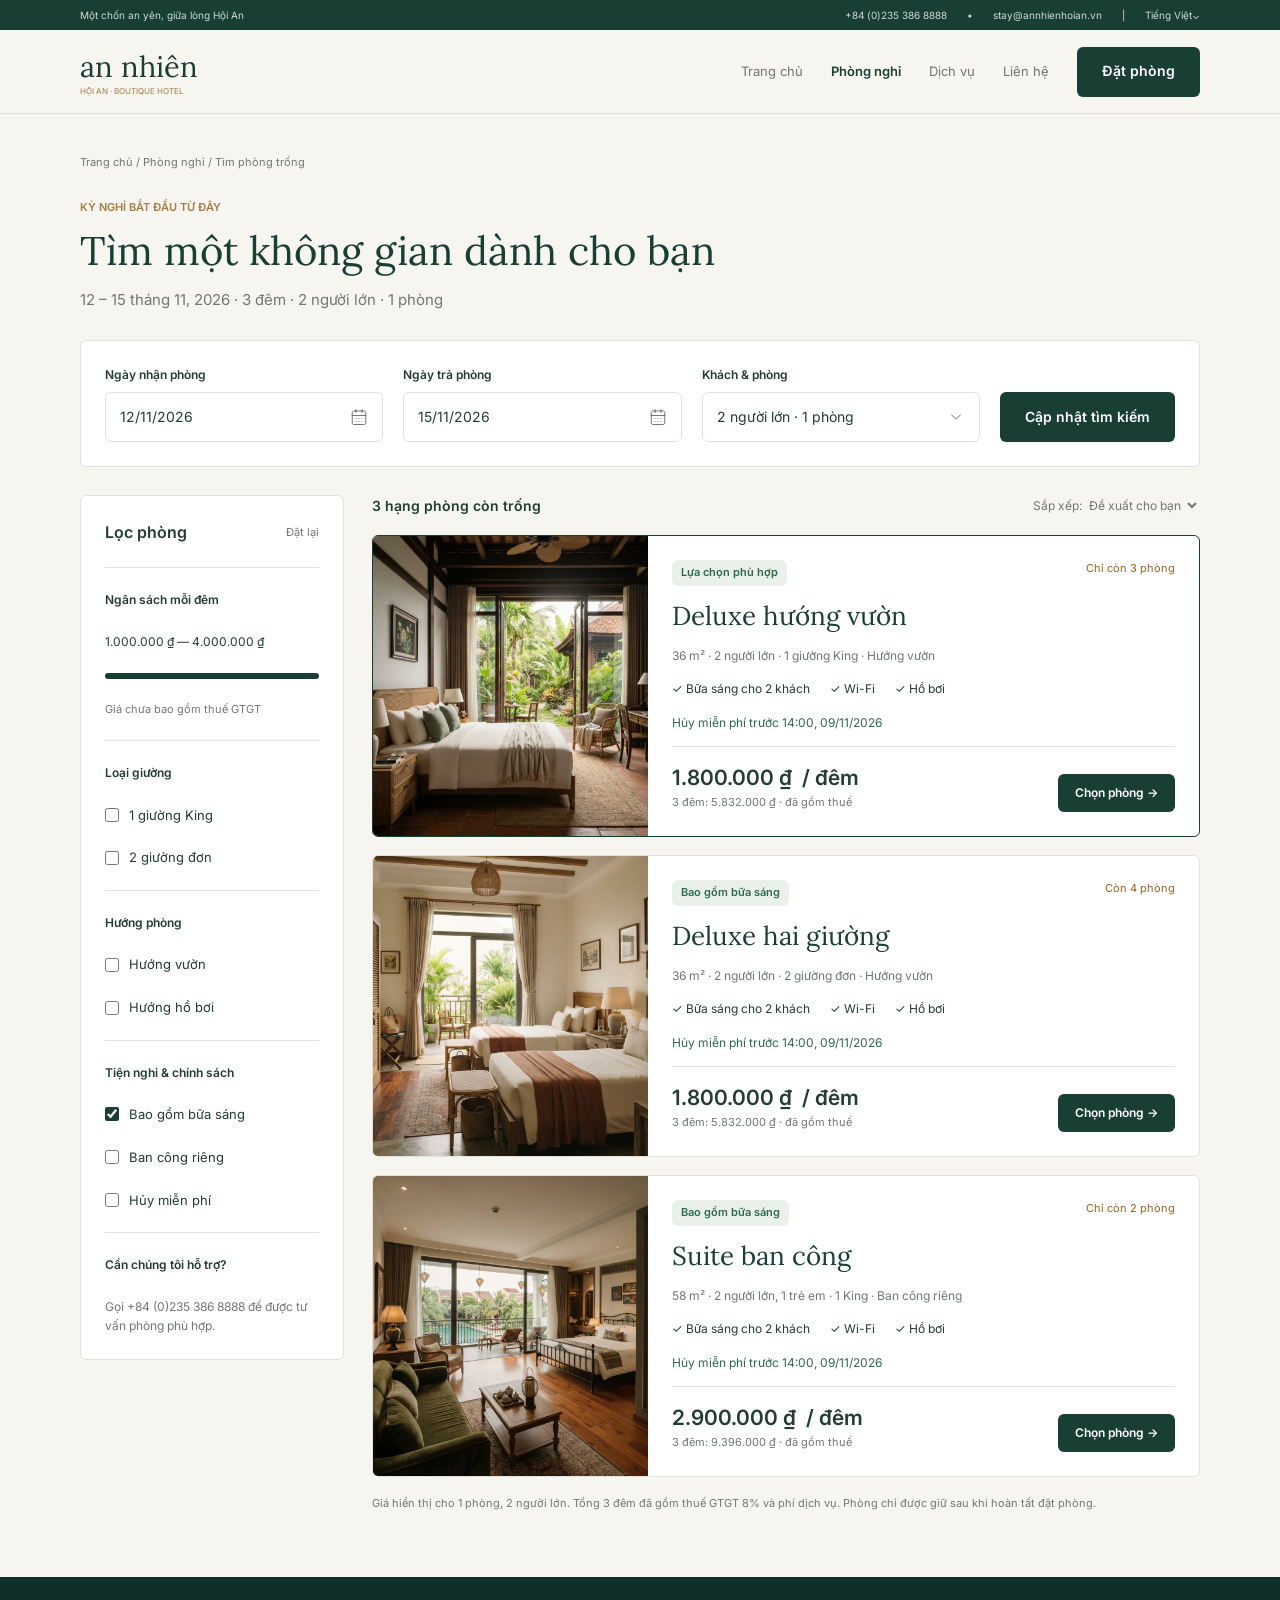
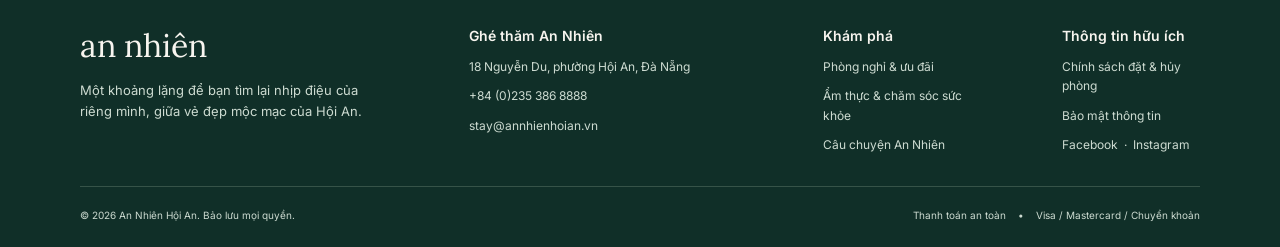
<file: tim-phong.html>
<!DOCTYPE html>
<html lang="vi">
<head>
  <meta charset="UTF-8">
  <meta name="viewport" content="width=device-width, initial-scale=1.0">
  <title>Tìm phòng trống · An Nhiên Hội An</title>
  <link rel="preconnect" href="https://fonts.googleapis.com">
  <link rel="preconnect" href="https://fonts.gstatic.com" crossorigin>
  <link href="https://fonts.googleapis.com/css2?family=Inter:wght@400;500;600&family=Lora:wght@400&display=swap" rel="stylesheet">
  <link rel="stylesheet" href="styles.css">
</head>
<body>

  <!-- Điều hướng khách hàng -->
  <header class="site-header">
    <div class="topbar">
      <p>Một chốn an yên, giữa lòng Hội An</p>
      <p class="topbar-info">
        <a href="tel:+842353868888">+84 (0)235 386 8888</a>
        <span>•</span>
        <a href="mailto:stay@annhienhoian.vn">stay@annhienhoian.vn</a>
        <span>|</span>
        <button type="button" class="lang">Tiếng Việt⌄</button>
      </p>
    </div>
    <nav class="navbar">
      <a href="index.html" class="brand">
        <span class="brand-name">an nhiên</span>
        <span class="brand-tag">HỘI AN · BOUTIQUE HOTEL</span>
      </a>
      <div class="nav-links">
        <a href="index.html">Trang chủ</a>
        <a href="tim-phong.html" class="active">Phòng nghỉ</a>
        <a href="dich-vu.html">Dịch vụ</a>
        <a href="lien-he.html">Liên hệ</a>
        <a href="tim-phong.html" class="btn btn-primary">Đặt phòng</a>
      </div>
    </nav>
  </header>

  <main class="page">
    <p class="breadcrumb"><a href="index.html">Trang chủ</a> / <a href="tim-phong.html">Phòng nghỉ</a> / Tìm phòng trống</p>

    <div class="page-intro">
      <p class="eyebrow">KỲ NGHỈ BẮT ĐẦU TỪ ĐÂY</p>
      <h1 class="h-40">Tìm một không gian dành cho bạn</h1>
      <p class="body-15">12 – 15 tháng 11, 2026 · 3 đêm · 2 người lớn · 1 phòng</p>
    </div>

    <form class="booking-card" onsubmit="return false">
      <label class="field">
        <span class="field-label">Ngày nhận phòng</span>
        <span class="field-input">
          <input type="text" value="12/11/2026">
          <img src="assets/icons/calendar-days.svg" width="18" height="18" alt="">
        </span>
      </label>
      <label class="field">
        <span class="field-label">Ngày trả phòng</span>
        <span class="field-input">
          <input type="text" value="15/11/2026">
          <img src="assets/icons/calendar-days.svg" width="18" height="18" alt="">
        </span>
      </label>
      <label class="field">
        <span class="field-label">Khách &amp; phòng</span>
        <span class="field-input">
          <input type="text" value="2 người lớn · 1 phòng">
          <img src="assets/icons/chevron-down.svg" width="18" height="18" alt="">
        </span>
      </label>
      <button type="submit" class="btn btn-primary">Cập nhật tìm kiếm</button>
    </form>

    <div class="search-layout">
      <aside class="card filters">
        <div class="filters-head">
          <h2>Lọc phòng</h2>
          <button type="reset" form="filter-form" class="muted-btn">Đặt lại</button>
        </div>
        <form id="filter-form" class="filters-body">
          <fieldset>
            <legend>Ngân sách mỗi đêm</legend>
            <p class="small">1.000.000 ₫ — 4.000.000 ₫</p>
            <div class="price-bar"></div>
            <p class="tiny muted">Giá chưa bao gồm thuế GTGT</p>
          </fieldset>
          <fieldset>
            <legend>Loại giường</legend>
            <label class="check"><input type="checkbox"> 1 giường King</label>
            <label class="check"><input type="checkbox"> 2 giường đơn</label>
          </fieldset>
          <fieldset>
            <legend>Hướng phòng</legend>
            <label class="check"><input type="checkbox"> Hướng vườn</label>
            <label class="check"><input type="checkbox"> Hướng hồ bơi</label>
          </fieldset>
          <fieldset>
            <legend>Tiện nghi &amp; chính sách</legend>
            <label class="check"><input type="checkbox" checked> Bao gồm bữa sáng</label>
            <label class="check"><input type="checkbox"> Ban công riêng</label>
            <label class="check"><input type="checkbox"> Hủy miễn phí</label>
          </fieldset>
          <fieldset>
            <legend>Cần chúng tôi hỗ trợ?</legend>
            <p class="small muted">Gọi +84 (0)235 386 8888 để được tư vấn phòng phù hợp.</p>
          </fieldset>
        </form>
      </aside>

      <div class="results">
        <div class="results-head">
          <p class="strong-14">3 hạng phòng còn trống</p>
          <label class="sort">Sắp xếp:
            <select>
              <option>Đề xuất cho bạn</option>
              <option>Giá thấp đến cao</option>
              <option>Giá cao đến thấp</option>
            </select>
          </label>
        </div>

        <article class="card result-card is-selected">
          <img src="assets/images/phong-1.jpg" alt="Deluxe hướng vườn">
          <div class="result-info">
            <div class="result-top">
              <span class="badge badge-green">Lựa chọn phù hợp</span>
              <span class="stock">Chỉ còn 3 phòng</span>
            </div>
            <h3>Deluxe hướng vườn</h3>
            <p class="small muted">36 m² · 2 người lớn · 1 giường King · Hướng vườn</p>
            <p class="ticks"><span>✓ Bữa sáng cho 2 khách</span><span>✓ Wi-Fi</span><span>✓ Hồ bơi</span></p>
            <p class="small ok">Hủy miễn phí trước 14:00, 09/11/2026</p>
            <hr class="divider">
            <div class="result-foot">
              <div>
                <p class="price-lg">1.800.000 ₫ &nbsp;/ đêm</p>
                <p class="tiny muted">3 đêm: 5.832.000 ₫ · đã gồm thuế</p>
              </div>
              <a href="chi-tiet-phong.html" class="btn btn-primary btn-sm">Chọn phòng →</a>
            </div>
          </div>
        </article>

        <article class="card result-card">
          <img src="assets/images/phong-2.jpg" alt="Deluxe hai giường">
          <div class="result-info">
            <div class="result-top">
              <span class="badge badge-green">Bao gồm bữa sáng</span>
              <span class="stock">Còn 4 phòng</span>
            </div>
            <h3>Deluxe hai giường</h3>
            <p class="small muted">36 m² · 2 người lớn · 2 giường đơn · Hướng vườn</p>
            <p class="ticks"><span>✓ Bữa sáng cho 2 khách</span><span>✓ Wi-Fi</span><span>✓ Hồ bơi</span></p>
            <p class="small ok">Hủy miễn phí trước 14:00, 09/11/2026</p>
            <hr class="divider">
            <div class="result-foot">
              <div>
                <p class="price-lg">1.800.000 ₫ &nbsp;/ đêm</p>
                <p class="tiny muted">3 đêm: 5.832.000 ₫ · đã gồm thuế</p>
              </div>
              <a href="chi-tiet-phong.html" class="btn btn-primary btn-sm">Chọn phòng →</a>
            </div>
          </div>
        </article>

        <article class="card result-card">
          <img src="assets/images/phong-3.jpg" alt="Suite ban công">
          <div class="result-info">
            <div class="result-top">
              <span class="badge badge-green">Bao gồm bữa sáng</span>
              <span class="stock">Chỉ còn 2 phòng</span>
            </div>
            <h3>Suite ban công</h3>
            <p class="small muted">58 m² · 2 người lớn, 1 trẻ em · 1 King · Ban công riêng</p>
            <p class="ticks"><span>✓ Bữa sáng cho 2 khách</span><span>✓ Wi-Fi</span><span>✓ Hồ bơi</span></p>
            <p class="small ok">Hủy miễn phí trước 14:00, 09/11/2026</p>
            <hr class="divider">
            <div class="result-foot">
              <div>
                <p class="price-lg">2.900.000 ₫ &nbsp;/ đêm</p>
                <p class="tiny muted">3 đêm: 9.396.000 ₫ · đã gồm thuế</p>
              </div>
              <a href="chi-tiet-phong.html" class="btn btn-primary btn-sm">Chọn phòng →</a>
            </div>
          </div>
        </article>

        <p class="tiny muted">Giá hiển thị cho 1 phòng, 2 người lớn. Tổng 3 đêm đã gồm thuế GTGT 8% và phí dịch vụ. Phòng chỉ được giữ sau khi hoàn tất đặt phòng.</p>
      </div>
    </div>
  </main>

  <!-- Chân trang -->
  <footer class="footer">
    <div class="footer-cols">
      <div class="footer-brand">
        <p class="footer-logo">an nhiên</p>
        <p>Một khoảng lặng để bạn tìm lại nhịp điệu của riêng mình, giữa vẻ đẹp mộc mạc của Hội An.</p>
      </div>
      <div class="footer-col footer-contact">
        <h4>Ghé thăm An Nhiên</h4>
        <p>18 Nguyễn Du, phường Hội An, Đà Nẵng</p>
        <a href="tel:+842353868888">+84 (0)235 386 8888</a>
        <a href="mailto:stay@annhienhoian.vn">stay@annhienhoian.vn</a>
      </div>
      <div class="footer-col">
        <h4>Khám phá</h4>
        <a href="tim-phong.html">Phòng nghỉ &amp; ưu đãi</a>
        <a href="dich-vu.html">Ẩm thực &amp; chăm sóc sức khỏe</a>
        <a href="index.html">Câu chuyện An Nhiên</a>
      </div>
      <div class="footer-col">
        <h4>Thông tin hữu ích</h4>
        <a href="#">Chính sách đặt &amp; hủy phòng</a>
        <a href="#">Bảo mật thông tin</a>
        <p><a href="#">Facebook</a>&nbsp;&nbsp;·&nbsp;&nbsp;<a href="#">Instagram</a></p>
      </div>
    </div>
    <div class="footer-bottom">
      <p>© 2026 An Nhiên Hội An. Bảo lưu mọi quyền.</p>
      <p>Thanh toán an toàn&nbsp;&nbsp;&nbsp;&nbsp;•&nbsp;&nbsp;&nbsp;&nbsp;Visa / Mastercard / Chuyển khoản</p>
    </div>
  </footer>

</body>
</html>
</file>
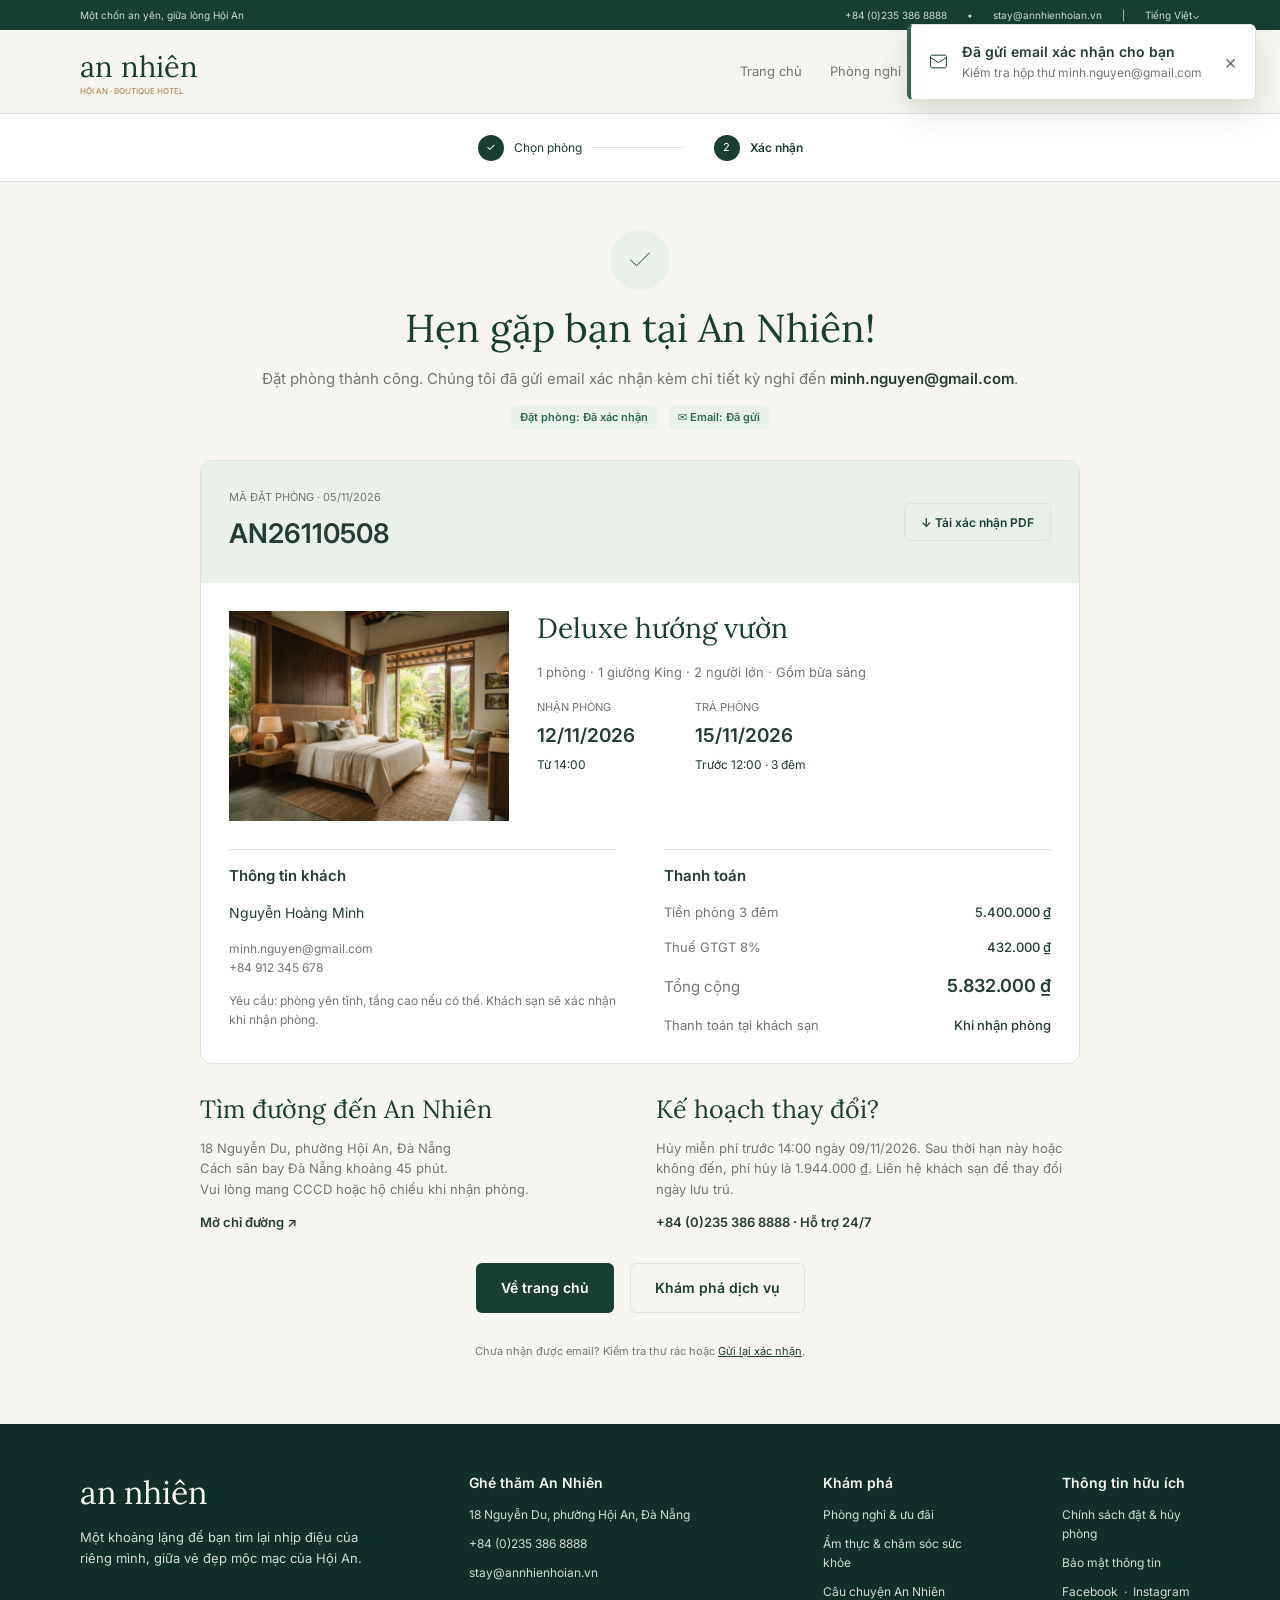
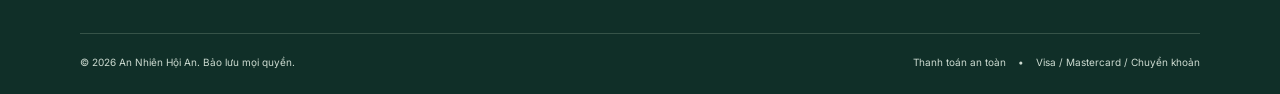
<file: xac-nhan-dat-phong.html>
<!DOCTYPE html>
<html lang="vi">
<head>
  <meta charset="UTF-8">
  <meta name="viewport" content="width=device-width, initial-scale=1.0">
  <title>Xác nhận đặt phòng · An Nhiên Hội An</title>
  <link rel="preconnect" href="https://fonts.googleapis.com">
  <link rel="preconnect" href="https://fonts.gstatic.com" crossorigin>
  <link href="https://fonts.googleapis.com/css2?family=Inter:wght@400;500;600&family=Lora:wght@400&display=swap" rel="stylesheet">
  <link rel="stylesheet" href="styles.css">
</head>
<body>

  <!-- Điều hướng khách hàng -->
  <header class="site-header">
    <div class="topbar">
      <p>Một chốn an yên, giữa lòng Hội An</p>
      <p class="topbar-info">
        <a href="tel:+842353868888">+84 (0)235 386 8888</a>
        <span>•</span>
        <a href="mailto:stay@annhienhoian.vn">stay@annhienhoian.vn</a>
        <span>|</span>
        <button type="button" class="lang">Tiếng Việt⌄</button>
      </p>
    </div>
    <nav class="navbar">
      <a href="index.html" class="brand">
        <span class="brand-name">an nhiên</span>
        <span class="brand-tag">HỘI AN · BOUTIQUE HOTEL</span>
      </a>
      <div class="nav-links">
        <a href="index.html">Trang chủ</a>
        <a href="tim-phong.html">Phòng nghỉ</a>
        <a href="dich-vu.html">Dịch vụ</a>
        <a href="lien-he.html">Liên hệ</a>
        <a href="tim-phong.html" class="btn btn-primary">Đặt phòng</a>
      </div>
    </nav>
  </header>

  <ol class="stepper">
    <li class="done"><span class="step-dot">✓</span>Chọn phòng</li>
    <li class="current"><span class="step-dot">2</span>Xác nhận</li>
  </ol>

  <div class="toast" id="email-toast" role="status" aria-live="polite">
    <img src="assets/icons/mail.svg" width="19" height="19" alt="">
    <div>
      <p class="strong-14">Đã gửi email xác nhận cho bạn</p>
      <p class="small muted">Kiểm tra hộp thư minh.nguyen@gmail.com</p>
    </div>
    <button type="button" class="toast-close" aria-label="Đóng thông báo">×</button>
  </div>

  <main class="page page-confirm">
    <div class="success">
      <span class="success-icon"><img src="assets/icons/check.svg" width="28" height="28" alt=""></span>
      <h1 class="h-39">Hẹn gặp bạn tại An Nhiên!</h1>
      <p class="body-15">Đặt phòng thành công. Chúng tôi đã gửi email xác nhận kèm chi tiết kỳ nghỉ đến <strong class="text-dark">minh.nguyen@gmail.com</strong>.</p>
      <div class="badges">
        <span class="badge badge-green">Đặt phòng: Đã xác nhận</span>
        <span class="badge badge-green">✉ Email: Đã gửi</span>
      </div>
    </div>

    <article class="card ticket">
      <div class="ticket-head">
        <div class="ticket-code">
          <p class="tiny muted">MÃ ĐẶT PHÒNG · 05/11/2026</p>
          <p class="code">AN26110508</p>
        </div>
        <button type="button" class="btn btn-outline btn-sm">↓ Tải xác nhận PDF</button>
      </div>
      <div class="ticket-room">
        <img src="assets/images/xac-nhan-phong.jpg" alt="Deluxe hướng vườn">
        <div class="ticket-room-info">
          <h2 class="h-28">Deluxe hướng vườn</h2>
          <p class="meta-13">1 phòng · 1 giường King · 2 người lớn · Gồm bữa sáng</p>
          <div class="stay-dates">
            <div>
              <p class="tiny muted">NHẬN PHÒNG</p>
              <p class="date">12/11/2026</p>
              <p class="small">Từ 14:00</p>
            </div>
            <div>
              <p class="tiny muted">TRẢ PHÒNG</p>
              <p class="date">15/11/2026</p>
              <p class="small">Trước 12:00 · 3 đêm</p>
            </div>
          </div>
        </div>
      </div>
      <div class="ticket-cols">
        <div>
          <h3 class="col-title">Thông tin khách</h3>
          <p class="text-14">Nguyễn Hoàng Minh</p>
          <p class="small muted">minh.nguyen@gmail.com<br>+84 912 345 678</p>
          <p class="small muted">Yêu cầu: phòng yên tĩnh, tầng cao nếu có thể. Khách sạn sẽ xác nhận khi nhận phòng.</p>
        </div>
        <div>
          <h3 class="col-title">Thanh toán</h3>
          <div class="line"><span>Tiền phòng 3 đêm</span><b>5.400.000 ₫</b></div>
          <div class="line"><span>Thuế GTGT 8%</span><b>432.000 ₫</b></div>
          <div class="line line-total"><span>Tổng cộng</span><b>5.832.000 ₫</b></div>
          <div class="line"><span>Thanh toán tại khách sạn</span><b>Khi nhận phòng</b></div>
        </div>
      </div>
    </article>

    <div class="prepare">
      <div>
        <h2 class="h-25">Tìm đường đến An Nhiên</h2>
        <p class="meta-13">18 Nguyễn Du, phường Hội An, Đà Nẵng<br>Cách sân bay Đà Nẵng khoảng 45 phút.<br>Vui lòng mang CCCD hoặc hộ chiếu khi nhận phòng.</p>
        <a href="lien-he.html" class="link">Mở chỉ đường ↗</a>
      </div>
      <div>
        <h2 class="h-25">Kế hoạch thay đổi?</h2>
        <p class="meta-13">Hủy miễn phí trước 14:00 ngày 09/11/2026. Sau thời hạn này hoặc không đến, phí hủy là 1.944.000 ₫. Liên hệ khách sạn để thay đổi ngày lưu trú.</p>
        <a href="tel:+842353868888" class="link">+84 (0)235 386 8888 · Hỗ trợ 24/7</a>
      </div>
    </div>

    <div class="actions-center">
      <a href="index.html" class="btn btn-primary">Về trang chủ</a>
      <a href="dich-vu.html" class="btn btn-outline">Khám phá dịch vụ</a>
    </div>
    <p class="tiny muted center">Chưa nhận được email? Kiểm tra thư rác hoặc <button type="button" class="inline-link" id="resend">Gửi lại xác nhận</button>.</p>
  </main>

  <script>
    // Thông báo đã gửi email: hiện khi vào trang và khi bấm gửi lại
    const toast = document.getElementById('email-toast');
    let hideTimer;
    const showToast = () => {
      toast.classList.add('is-visible');
      clearTimeout(hideTimer);
      hideTimer = setTimeout(() => toast.classList.remove('is-visible'), 6000);
    };
    toast.querySelector('.toast-close').addEventListener('click', () => toast.classList.remove('is-visible'));
    document.getElementById('resend').addEventListener('click', showToast);
    setTimeout(showToast, 300);
  </script>

  <!-- Chân trang -->
  <footer class="footer">
    <div class="footer-cols">
      <div class="footer-brand">
        <p class="footer-logo">an nhiên</p>
        <p>Một khoảng lặng để bạn tìm lại nhịp điệu của riêng mình, giữa vẻ đẹp mộc mạc của Hội An.</p>
      </div>
      <div class="footer-col footer-contact">
        <h4>Ghé thăm An Nhiên</h4>
        <p>18 Nguyễn Du, phường Hội An, Đà Nẵng</p>
        <a href="tel:+842353868888">+84 (0)235 386 8888</a>
        <a href="mailto:stay@annhienhoian.vn">stay@annhienhoian.vn</a>
      </div>
      <div class="footer-col">
        <h4>Khám phá</h4>
        <a href="tim-phong.html">Phòng nghỉ &amp; ưu đãi</a>
        <a href="dich-vu.html">Ẩm thực &amp; chăm sóc sức khỏe</a>
        <a href="index.html">Câu chuyện An Nhiên</a>
      </div>
      <div class="footer-col">
        <h4>Thông tin hữu ích</h4>
        <a href="#">Chính sách đặt &amp; hủy phòng</a>
        <a href="#">Bảo mật thông tin</a>
        <p><a href="#">Facebook</a>&nbsp;&nbsp;·&nbsp;&nbsp;<a href="#">Instagram</a></p>
      </div>
    </div>
    <div class="footer-bottom">
      <p>© 2026 An Nhiên Hội An. Bảo lưu mọi quyền.</p>
      <p>Thanh toán an toàn&nbsp;&nbsp;&nbsp;&nbsp;•&nbsp;&nbsp;&nbsp;&nbsp;Visa / Mastercard / Chuyển khoản</p>
    </div>
  </footer>

</body>
</html>
</file>
<file: styles.css>
:root {
  --green-900: #102f28;
  --green-800: #193f35;
  --green-700: #233c34;
  --green-line: #365348;
  --mint: #cddbd1;
  --cream: #f7f5ef;
  --sand: #ede7da;
  --gold: #a37c46;
  --muted: #707871;
  --border: #dfe3dc;
  --radius: 6px;
  --gutter: 80px;
  --serif: "Lora", Georgia, serif;
  --sans: "Inter", system-ui, sans-serif;
}

* { box-sizing: border-box; margin: 0; padding: 0; }

body {
  background: var(--cream);
  color: var(--green-700);
  font-family: var(--sans);
  line-height: 1.6;
}

img { display: block; max-width: 100%; }
a { color: inherit; text-decoration: none; }
ul { list-style: none; }
button { font: inherit; color: inherit; background: none; border: 0; cursor: pointer; }
h1, h2, h3 { font-family: var(--serif); font-weight: 400; color: var(--green-800); line-height: 1.25; }

/* ---------- Thành phần dùng chung ---------- */
.btn {
  display: inline-flex;
  align-items: center;
  justify-content: center;
  height: 50px;
  padding: 0 24px;
  border: 1px solid transparent;
  border-radius: var(--radius);
  font-size: 14px;
  font-weight: 600;
  white-space: nowrap;
  transition: opacity .2s, background .2s;
}
.btn:hover { opacity: .88; }
.btn-primary { background: var(--green-800); color: #fff; }
.btn-light { background: var(--cream); color: var(--green-800); }
.btn-outline { border-color: var(--border); color: var(--green-800); }
.btn-outline:hover { background: #fff; opacity: 1; }

.eyebrow { font-size: 11px; font-weight: 600; color: var(--gold); line-height: normal; }
.eyebrow-light { color: var(--mint); }
.link { font-size: 13px; font-weight: 600; color: var(--green-700); }
.link:hover { text-decoration: underline; }

.h-33 { font-size: 33px; }
.h-34 { font-size: 34px; }
.h-35 { font-size: 35px; }
.h-39 { font-size: 39px; }
.h-40 { font-size: 40px; }
.body-14 { font-size: 14px; color: var(--muted); }
.body-15 { font-size: 15px; color: var(--muted); }

.section { padding: 72px var(--gutter); }
.stack-72 { display: flex; flex-direction: column; gap: 72px; }
.stack-64 { display: flex; flex-direction: column; gap: 64px; }
.grid-3 { display: grid; grid-template-columns: repeat(3, 1fr); gap: 24px; }

/* ---------- Header ---------- */
.topbar {
  display: flex;
  justify-content: space-between;
  align-items: center;
  height: 30px;
  padding: 0 var(--gutter);
  background: var(--green-800);
  color: var(--mint);
  font-size: 10px;
}
.topbar-info { display: flex; gap: 20px; align-items: center; }
.topbar .lang { font-size: 10px; color: var(--mint); }

.navbar {
  display: flex;
  justify-content: space-between;
  align-items: center;
  height: 84px;
  padding: 0 var(--gutter);
  border-bottom: 1px solid var(--border);
}
.brand { display: flex; flex-direction: column; gap: 1px; line-height: normal; }
.brand-name { font-family: var(--serif); font-size: 29px; color: var(--green-800); }
.brand-tag { font-size: 8px; color: var(--gold); }
.nav-links { display: flex; align-items: center; gap: 28px; font-size: 13px; color: var(--muted); }
.nav-links a:not(.btn):hover { color: var(--green-800); }
.nav-links .active { color: var(--green-800); font-weight: 600; }

/* ---------- Hero ---------- */
.hero {
  position: relative;
  height: 590px;
  padding: 110px var(--gutter) 44px;
  overflow: hidden;
}
.hero-bg { position: absolute; inset: 0; width: 100%; height: 100%; object-fit: cover; }
.hero-overlay {
  position: absolute;
  inset: 0;
  background: linear-gradient(to right, rgba(16, 47, 40, .85), rgba(16, 47, 40, .13) 80%);
}
.hero-content { position: relative; display: flex; flex-direction: column; gap: 24px; }
.hero h1 { font-size: 62px; line-height: 1.18; color: var(--cream); max-width: 850px; }
.hero-lead { font-size: 16px; color: var(--cream); max-width: 530px; }
.hero-actions { display: flex; align-items: center; gap: 24px; font-size: 13px; color: var(--cream); }
.hero-indicator {
  position: absolute;
  right: var(--gutter);
  bottom: 32px;
  display: flex;
  gap: 12px;
  font-size: 12px;
  color: var(--cream);
}
.hero-indicator button { font-size: 12px; color: var(--cream); padding: 0 6px; }

/* ---------- Đặt phòng ---------- */
.booking { display: flex; flex-direction: column; gap: 16px; padding: 28px var(--gutter); }
.booking-card {
  display: flex;
  align-items: flex-end;
  gap: 20px;
  padding: 24px;
  background: #fff;
  border: 1px solid var(--border);
  border-radius: var(--radius);
}
.field { flex: 1; display: flex; flex-direction: column; gap: 8px; min-width: 0; }
.field-label { font-size: 12px; font-weight: 600; }
.field-input {
  display: flex;
  align-items: center;
  justify-content: space-between;
  height: 50px;
  padding: 0 14px;
  border: 1px solid var(--border);
  border-radius: var(--radius);
}
.field-input:focus-within { border-color: var(--green-800); }
.field-input input {
  flex: 1;
  min-width: 0;
  border: 0;
  outline: 0;
  font: inherit;
  font-size: 14px;
  color: var(--green-700);
  background: transparent;
}
.promises { display: flex; justify-content: center; gap: 40px; font-size: 12px; color: var(--muted); flex-wrap: wrap; }

/* ---------- Câu chuyện ---------- */
.story { display: flex; align-items: center; gap: 72px; }
.story-img { width: 590px; height: 390px; object-fit: cover; flex-shrink: 0; }
.story-text { flex: 1; display: flex; flex-direction: column; gap: 22px; }
.stats { display: flex; gap: 32px; }
.stats div { display: flex; flex-direction: column; width: 140px; }
.stats strong { font-family: var(--serif); font-weight: 400; font-size: 30px; line-height: 1.25; color: var(--green-800); }
.stats span { font-size: 11px; color: var(--muted); }

/* ---------- Phòng nghỉ ---------- */
.rooms { display: flex; flex-direction: column; gap: 28px; }
.section-head { display: flex; justify-content: space-between; align-items: flex-end; gap: 24px; }
.section-head > div, .section-title { display: flex; flex-direction: column; gap: 12px; }
.room-card { background: #fff; overflow: hidden; }
.room-card img { width: 100%; height: 270px; object-fit: cover; transition: transform .4s; }
.room-card:hover img { transform: scale(1.03); }
.room-info { display: flex; flex-direction: column; gap: 14px; padding: 24px; position: relative; background: #fff; }
.room-info h3 { font-size: 25px; }
.room-meta { font-size: 12px; color: var(--muted); }
.room-amenities { font-size: 13px; color: var(--muted); }
.room-foot { display: flex; justify-content: space-between; align-items: center; }
.price { display: flex; flex-direction: column; gap: 2px; }
.price span { font-size: 11px; color: var(--muted); }
.price strong { font-size: 20px; font-weight: 600; }

.amenities {
  display: flex;
  justify-content: space-between;
  flex-wrap: wrap;
  gap: 16px;
  padding: 30px 0;
  border-top: 1px solid var(--border);
  border-bottom: 1px solid var(--border);
  font-size: 13px;
}
.amenities li { display: flex; align-items: center; gap: 12px; }

/* ---------- Dịch vụ ---------- */
.services { display: flex; flex-direction: column; gap: 30px; padding-top: 0; }
.service-card { display: flex; flex-direction: column; gap: 14px; align-items: flex-start; }
.service-card img { width: 100%; height: 300px; object-fit: cover; }
.service-card h3 { font-size: 26px; }
.service-card p { font-size: 13px; color: var(--muted); }
.service-card .service-meta { font-size: 11px; color: var(--gold); }

/* ---------- Ưu đãi ---------- */
.offer { display: flex; background: var(--green-800); }
.offer-text { flex: 1; display: flex; flex-direction: column; gap: 20px; padding: 64px var(--gutter); }
.offer h2 { font-size: 38px; color: var(--cream); }
.offer-lead { font-size: 14px; color: var(--mint); }
.offer-note { font-size: 11px; color: var(--mint); }
.offer-img { width: 680px; height: 440px; object-fit: cover; flex-shrink: 0; }

/* ---------- Vị trí ---------- */
.location { display: flex; align-items: center; gap: 64px; }
.location-img { width: 610px; height: 310px; object-fit: cover; flex-shrink: 0; }
.location-text { flex: 1; display: flex; flex-direction: column; gap: 18px; align-items: flex-start; }
.distances { display: flex; gap: 32px; flex-wrap: wrap; font-size: 12px; }

/* ---------- Đánh giá ---------- */
.testimonial {
  display: flex;
  flex-direction: column;
  align-items: center;
  gap: 20px;
  padding: 36px 180px;
  background: var(--sand);
  text-align: center;
}
.stars { font-size: 15px; color: var(--gold); }
.testimonial blockquote { font-family: var(--serif); font-size: 27px; line-height: 1.55; color: var(--green-800); }
.testimonial figcaption { font-size: 12px; color: var(--muted); }
.testimonial-note { font-size: 11px; color: var(--muted); }

/* ---------- FAQ ---------- */
.faq { display: flex; gap: 80px; align-items: flex-start; }
.faq-intro { width: 420px; flex-shrink: 0; display: flex; flex-direction: column; gap: 14px; align-items: flex-start; }
.faq-list { flex: 1; display: flex; flex-direction: column; gap: 18px; }
.faq-list details { border-bottom: 1px solid var(--border); padding-bottom: 18px; }
.faq-list summary {
  display: flex;
  justify-content: space-between;
  gap: 16px;
  font-size: 13px;
  cursor: pointer;
  list-style: none;
}
.faq-list summary::-webkit-details-marker { display: none; }
.faq-list summary::after { content: "+"; font-size: 14px; }
.faq-list details[open] summary { font-size: 14px; font-weight: 600; }
.faq-list details[open] summary::after { content: "−"; font-weight: 400; }
.faq-list details p { margin-top: 18px; font-size: 13px; color: var(--muted); }

/* ---------- CTA ---------- */
.cta {
  display: flex;
  justify-content: space-between;
  align-items: center;
  gap: 24px;
  padding-top: 32px;
  border-top: 1px solid var(--border);
}
.cta > div { display: flex; flex-direction: column; gap: 8px; }

/* ---------- Footer ---------- */
.footer { display: flex; flex-direction: column; gap: 32px; padding: 48px var(--gutter) 24px; background: var(--green-900); color: var(--mint); }
.footer-cols { display: flex; gap: 90px; }
.footer-brand { width: 340px; display: flex; flex-direction: column; gap: 14px; font-size: 13px; }
.footer-logo { font-family: var(--serif); font-size: 32px; color: var(--cream); line-height: normal; }
.footer-col { display: flex; flex-direction: column; gap: 10px; font-size: 12px; }
.footer-contact { width: 300px; }
.footer-col h4 { font-size: 14px; font-weight: 600; color: var(--cream); }
.footer-col a:hover { color: var(--cream); }
.footer-bottom {
  display: flex;
  justify-content: space-between;
  gap: 16px;
  padding-top: 20px;
  border-top: 1px solid var(--green-line);
  font-size: 10px;
}

/* =========================================================
   Trang con (dùng chung)
   ========================================================= */
:root {
  --ok: #2c6b4c;
  --ok-bg: #eaf1eb;
  --warn: #92651e;
  --warn-bg: #fbf0d9;
}

.page { display: flex; flex-direction: column; gap: 28px; padding: 40px var(--gutter) 64px; }
.page-32 { padding-top: 32px; }
.breadcrumb { font-size: 11px; color: var(--muted); }
.breadcrumb a:hover { color: var(--green-800); }
.page-intro { display: flex; flex-direction: column; gap: 12px; }
.gap-10 { gap: 10px; }
.h-27 { font-size: 27px; }
.h-29 { font-size: 29px; }
.h-44 { font-size: 44px; }

.card { background: #fff; border: 1px solid var(--border); border-radius: var(--radius); }
.divider { border: 0; border-top: 1px solid var(--border); width: 100%; }
.badge { display: inline-flex; align-self: flex-start; padding: 4px 9px; border-radius: var(--radius); font-size: 11px; font-weight: 600; white-space: nowrap; }
.badge-green { background: var(--ok-bg); color: var(--ok); }
.badge-amber { background: var(--warn-bg); color: var(--warn); }
.btn-sm { height: 38px; padding: 0 16px; font-size: 12px; }
.btn-block { width: 100%; }

.tiny { font-size: 11px; }
.small { font-size: 12px; }
.text-13 { font-size: 13px; }
.meta-13 { font-size: 13px; color: var(--muted); }
.muted { color: var(--muted); }
.ok { color: var(--ok); }
.center { text-align: center; }
.strong-13 { font-family: var(--sans); font-size: 13px; font-weight: 600; color: var(--green-700); line-height: 1.6; }
.strong-14 { font-size: 14px; font-weight: 600; }
.muted-btn { font-size: 11px; color: var(--muted); }
.muted-btn:hover { color: var(--green-800); }

.page .booking-card { width: 100%; }

/* ---------- Tìm phòng ---------- */
.search-layout { display: flex; gap: 28px; align-items: flex-start; }
.filters { width: 264px; flex-shrink: 0; padding: 24px; display: flex; flex-direction: column; gap: 22px; }
.filters-head { display: flex; justify-content: space-between; align-items: center; padding-bottom: 22px; border-bottom: 1px solid var(--border); }
.filters-head h2 { font-family: var(--sans); font-size: 16px; font-weight: 600; color: var(--green-700); line-height: 1.6; }
.filters-body { display: flex; flex-direction: column; gap: 22px; }
.filters fieldset { border: 0; display: flex; flex-direction: column; gap: 22px; padding-bottom: 22px; border-bottom: 1px solid var(--border); }
.filters fieldset:last-child { border-bottom: 0; padding-bottom: 0; }
.filters legend { float: left; font-size: 12px; font-weight: 600; }
.filters legend + * { clear: both; }
.price-bar { height: 6px; border-radius: 100px; background: var(--green-800); }
.check { display: flex; align-items: center; gap: 10px; font-size: 13px; cursor: pointer; }
.check input { width: 14px; height: 14px; accent-color: var(--green-800); }

.results { flex: 1; min-width: 0; display: flex; flex-direction: column; gap: 18px; }
.results-head { display: flex; justify-content: space-between; align-items: center; }
.sort { font-size: 12px; color: var(--muted); }
.sort select { border: 0; background: transparent; font: inherit; color: var(--muted); cursor: pointer; }
.result-card { display: flex; overflow: hidden; }
.result-card.is-selected { border-color: var(--green-800); }
.result-card > img { width: 275px; height: 300px; object-fit: cover; flex-shrink: 0; }
.result-info { flex: 1; min-width: 0; display: flex; flex-direction: column; gap: 14px; padding: 24px; }
.result-top { display: flex; justify-content: space-between; align-items: flex-start; }
.stock { font-size: 11px; color: var(--warn); }
.result-info h3 { font-size: 26px; }
.ticks { display: flex; gap: 20px; flex-wrap: wrap; font-size: 12px; }
.result-foot { display: flex; justify-content: space-between; align-items: flex-end; gap: 16px; }
.price-lg { font-size: 21px; font-weight: 600; }

/* ---------- Chi tiết phòng ---------- */
.room-head { display: flex; justify-content: space-between; align-items: flex-end; gap: 24px; }
.room-actions { display: flex; gap: 20px; font-size: 13px; white-space: nowrap; }
.room-actions button:hover { color: var(--gold); }
.gallery { display: flex; gap: 16px; }
.gallery-main { width: 840px; height: 420px; object-fit: cover; flex-shrink: 0; }
.gallery-side { flex: 1; min-width: 0; display: flex; flex-direction: column; gap: 16px; }
.gallery-side img { width: 100%; height: 202px; object-fit: cover; }
.gallery-more { position: relative; }
.gallery-count { position: absolute; right: 16px; bottom: 16px; padding: 10px; background: #fff; border-radius: var(--radius); font-size: 12px; font-weight: 600; }

.detail-layout { display: flex; gap: 40px; align-items: flex-start; }
.detail-main { flex: 1; min-width: 0; display: flex; flex-direction: column; gap: 28px; }
.feature-icons { display: flex; gap: 32px; flex-wrap: wrap; font-size: 12px; }
.feature-icons li { display: flex; flex-direction: column; gap: 10px; }
.rate-head { display: flex; justify-content: space-between; align-items: flex-start; gap: 16px; }
.rate-option { display: flex; flex-direction: column; gap: 14px; padding: 24px; cursor: pointer; }
.rate-option:has(input:checked) { border-color: var(--green-800); gap: 18px; }
.rate-top { display: flex; justify-content: space-between; align-items: flex-start; }
.rate-name { display: flex; align-items: center; gap: 8px; font-size: 16px; font-weight: 600; }
.rate-option:has(input:checked) .rate-name { font-size: 17px; }
.rate-name input { accent-color: var(--green-800); }
.rate-perks { font-size: 13px; }
.rate-price { display: flex; justify-content: space-between; align-items: center; gap: 16px; }
.rate-price strong { font-size: 20px; font-weight: 600; }
.rate-option:has(input:checked) .rate-price strong { font-size: 22px; }
.policies { display: flex; gap: 32px; }
.policies > div { flex: 1; display: flex; flex-direction: column; gap: 8px; }

.summary { width: 360px; flex-shrink: 0; padding: 26px; display: flex; flex-direction: column; gap: 20px; }
.line { display: flex; justify-content: space-between; align-items: baseline; gap: 12px; font-size: 13px; }
.line span { color: var(--muted); }
.line b { font-weight: 500; }
.line-total span { font-size: 15px; }
.line-total b { font-size: 18px; font-weight: 600; }

/* ---------- Tiến trình đặt phòng ---------- */
.stepper {
  display: flex;
  justify-content: center;
  align-items: center;
  gap: 30px;
  height: 68px;
  background: #fff;
  border-bottom: 1px solid var(--border);
  list-style: none;
  font-size: 12px;
  color: var(--muted);
}
.stepper li { display: flex; align-items: center; gap: 10px; }
.stepper li:not(:last-child)::after { content: ""; width: 92px; height: 1px; background: var(--border); }
.step-dot {
  display: inline-flex;
  align-items: center;
  justify-content: center;
  width: 26px;
  height: 26px;
  border-radius: 100px;
  background: #f3f5f2;
  font-size: 11px;
}
.stepper .done, .stepper .current { color: var(--green-800); }
.stepper .current { font-weight: 600; }
.stepper .done .step-dot, .stepper .current .step-dot { background: var(--green-800); color: #fff; font-weight: 400; }

/* ---------- Biểu mẫu dùng chung ---------- */
.strong { font-weight: 600; }
.gap-12 { gap: 12px !important; }
.form-row { display: flex; gap: 20px; }
.input {
  width: 100%;
  height: 50px;
  padding: 0 14px;
  border: 1px solid var(--border);
  border-radius: var(--radius);
  background: #fff;
  font: inherit;
  font-size: 14px;
  color: var(--green-700);
  outline: 0;
}
.input:focus, .field-input:focus-within { border-color: var(--green-800); }
.select {
  appearance: none;
  background: #fff url("assets/icons/chevron-down.svg") no-repeat right 14px center / 18px;
  cursor: pointer;
}
.textarea { height: auto; min-height: 84px; padding: 14px; font-size: 13px; resize: vertical; line-height: 1.6; }
.h-25 { font-size: 25px; }

/* ---------- Xác nhận đặt phòng ---------- */
.page-confirm { gap: 30px; padding: 48px 200px 64px; }
.success { display: flex; flex-direction: column; align-items: center; gap: 14px; text-align: center; }
.success-icon { display: flex; align-items: center; justify-content: center; width: 60px; height: 60px; border-radius: 100px; background: var(--ok-bg); }
.badges { display: flex; gap: 12px; flex-wrap: wrap; justify-content: center; }
.ticket { border-radius: 12px; overflow: hidden; }
.ticket-head { display: flex; justify-content: space-between; align-items: center; gap: 16px; padding: 28px; background: var(--ok-bg); }
.ticket-code { display: flex; flex-direction: column; gap: 5px; }
.code { font-size: 27px; font-weight: 600; }
.ticket-room { display: flex; gap: 28px; padding: 28px; }
.ticket-room > img { width: 280px; height: 210px; object-fit: cover; flex-shrink: 0; }
.ticket-room-info { flex: 1; display: flex; flex-direction: column; gap: 16px; }
.h-28 { font-size: 28px; }
.stay-dates { display: flex; gap: 60px; }
.stay-dates > div { display: flex; flex-direction: column; gap: 4px; }
.date { font-size: 19px; font-weight: 600; }
.ticket-cols { display: flex; gap: 48px; padding: 0 28px 28px; }
.ticket-cols > div { flex: 1; display: flex; flex-direction: column; gap: 14px; padding-top: 14px; border-top: 1px solid var(--border); }
.col-title { font-family: var(--sans); font-size: 15px; font-weight: 600; color: var(--green-700); line-height: 1.6; }
.text-14 { font-size: 14px; }
.prepare { display: flex; gap: 32px; }
.prepare > div { flex: 1; display: flex; flex-direction: column; gap: 12px; align-items: flex-start; }
.actions-center { display: flex; justify-content: center; gap: 16px; flex-wrap: wrap; }
.inline-link { font-size: inherit; color: var(--green-700); text-decoration: underline; }
.text-dark { color: var(--green-700); font-weight: 600; }

/* Thông báo đã gửi email */
.toast {
  position: fixed;
  top: 24px;
  right: 24px;
  z-index: 50;
  display: flex;
  align-items: center;
  gap: 14px;
  max-width: calc(100% - 32px);
  padding: 16px 18px;
  background: #fff;
  border: 1px solid var(--border);
  border-left: 4px solid var(--ok);
  border-radius: var(--radius);
  box-shadow: 0 12px 32px rgba(16, 47, 40, .14);
  opacity: 0;
  transform: translateY(-12px);
  pointer-events: none;
  transition: opacity .3s, transform .3s;
}
.toast.is-visible { opacity: 1; transform: none; pointer-events: auto; }
.toast-close { margin-left: 8px; font-size: 20px; line-height: 1; color: var(--muted); }
.toast-close:hover { color: var(--green-800); }
@media (max-width: 900px) { .toast { top: 12px; right: 16px; left: 16px; } }

/* ---------- Dịch vụ ---------- */
.banner { position: relative; height: 400px; padding: 80px var(--gutter); overflow: hidden; }
.banner-overlay { position: absolute; inset: 0; background: rgba(16, 47, 40, .65); }
.banner-content { position: relative; display: flex; flex-direction: column; gap: 18px; color: var(--cream); }
.banner h1 { font-size: 49px; color: var(--cream); max-width: 850px; }
.banner-content > p:last-child { font-size: 15px; }
.tabs { display: flex; justify-content: center; align-items: center; gap: 56px; height: 72px; background: #fff; font-size: 13px; color: var(--muted); overflow-x: auto; white-space: nowrap; }
.tabs a:hover { color: var(--green-700); }
.tabs .active { color: var(--green-700); font-weight: 600; }
.services-list { display: flex; flex-direction: column; gap: 56px; padding-top: 64px; padding-bottom: 64px; }
.feature { display: flex; align-items: center; gap: 64px; }
.feature > img { width: 600px; height: 370px; object-fit: cover; flex-shrink: 0; }
.feature-reverse { flex-direction: row-reverse; }
.feature-text { flex: 1; display: flex; flex-direction: column; gap: 19px; align-items: flex-start; }
.price-note { font-size: 13px; font-weight: 600; color: var(--gold); }
.more-services { display: flex; flex-direction: column; gap: 28px; }
.gap-16 { gap: 16px; }
.img-230 { height: 230px !important; }
.h-24 { font-size: 24px; }
.help-box { display: flex; justify-content: space-between; align-items: center; gap: 24px; padding: 32px; background: var(--sand); }
.help-box > div { display: flex; flex-direction: column; gap: 10px; max-width: 640px; }

/* ---------- Liên hệ ---------- */
.page-contact { gap: 40px; padding-top: 48px; }
.contact-layout { display: flex; gap: 64px; align-items: flex-start; }
.contact-info { width: 440px; flex-shrink: 0; display: flex; flex-direction: column; gap: 24px; }
.channels { display: flex; flex-direction: column; gap: 24px; }
.channels li { display: flex; gap: 16px; }
.channels li > div { display: flex; flex-direction: column; gap: 4px; }
.channel-icon { display: flex; align-items: center; justify-content: center; width: 42px; height: 42px; flex-shrink: 0; border-radius: 100px; background: var(--sand); }
.medium-13 { font-size: 13px; font-weight: 500; }
.socials { display: flex; gap: 14px; font-size: 13px; }
.socials a:hover { color: var(--gold); }
.book-now { display: flex; flex-direction: column; gap: 10px; align-items: flex-start; padding: 20px; background: var(--ok-bg); }
.contact-form { flex: 1; min-width: 0; display: flex; flex-direction: column; gap: 22px; padding: 32px; border-radius: 12px; }
.input::placeholder { color: var(--muted); }
.textarea-lg { min-height: 132px; }
.directions { display: flex; align-items: center; gap: 40px; }
.map { position: relative; width: 800px; height: 290px; flex-shrink: 0; overflow: hidden; background: #e6ebdf; }
.map-river { position: absolute; inset: 0; width: 100%; height: 100%; }
.map-roads { position: absolute; top: 22.41%; left: 16.68%; width: 62.61%; height: 24.14%; }
.map-label { position: absolute; font-size: 12px; color: var(--muted); line-height: normal; }
.map-river-label { position: absolute; left: 390px; top: 232px; font-family: var(--serif); font-style: italic; font-size: 16px; color: var(--muted); }
.map-pin { position: absolute; left: 220px; top: 80px; padding: 12px; border-radius: var(--radius); background: var(--green-800); color: var(--cream); font-size: 13px; font-weight: 600; }
.map-note { position: absolute; left: 14px; top: 258px; padding: 4px; background: #fff; font-size: 9px; color: var(--muted); }
.directions-text { flex: 1; display: flex; flex-direction: column; gap: 16px; align-items: flex-start; }

.icon-btn { display: flex; padding: 0; }
.medium { font-weight: 500; }

/* =========================================================
   Quản trị
   ========================================================= */
.admin-body { background: #f3f5f2; }
.admin { display: flex; min-height: 100vh; }
.admin-sidebar {
  width: 232px;
  flex-shrink: 0;
  min-height: 1100px;
  display: flex;
  flex-direction: column;
  gap: 30px;
  padding: 32px 20px;
  background: var(--green-900);
  color: var(--mint);
}
.admin-brand { display: flex; flex-direction: column; gap: 8px; padding-left: 12px; line-height: normal; }
.admin-brand span:first-child { font-family: var(--serif); font-size: 29px; color: var(--cream); }
.admin-brand span:last-child { font-size: 11px; font-weight: 600; }
.admin-nav { display: flex; flex-direction: column; gap: 8px; }
.admin-nav a { display: flex; align-items: center; gap: 12px; height: 48px; padding: 0 12px; border-radius: var(--radius); font-size: 13px; }
.admin-nav a:hover { background: rgba(255, 255, 255, .06); }
.admin-nav a.active { background: #36584b; color: #fff; font-weight: 600; }
.admin-nav a.active img { filter: brightness(0) invert(1); }
.admin-links { display: flex; flex-direction: column; gap: 14px; padding: 24px 0 0 12px; font-size: 12px; }
.admin-links a:hover { color: #fff; }
.admin-help { display: flex; flex-direction: column; gap: 8px; padding: 16px; background: #23473b; border-radius: var(--radius); }
.admin-help .strong, .admin-help a { color: var(--cream); }

.workspace { flex: 1; min-width: 0; display: flex; flex-direction: column; }
.admin-topbar { display: flex; justify-content: space-between; align-items: center; height: 76px; padding: 0 32px; background: #fff; border-bottom: 1px solid var(--border); }
.admin-account { display: flex; align-items: center; gap: 18px; }
.avatar { display: inline-flex; align-items: center; justify-content: center; width: 34px; height: 34px; border-radius: 100px; background: var(--sand); font-size: 11px; font-weight: 600; }
.admin-role { font-size: 10px; color: var(--muted); }

.admin-content { display: flex; flex-direction: column; gap: 24px; padding: 32px; }
.admin-title { display: flex; justify-content: space-between; align-items: center; gap: 16px; }
.admin-title > div { display: flex; flex-direction: column; gap: 6px; }
.admin-title h1 { font-family: var(--sans); font-size: 28px; font-weight: 600; color: var(--green-700); line-height: normal; }
.admin-toolbar { display: flex; justify-content: space-between; align-items: center; gap: 10px; flex-wrap: wrap; }
.toolbar-group { display: flex; gap: 10px; flex-wrap: wrap; }
.btn-outline.btn-sm { background: transparent; }
.panel { background: #fff; border: 1px solid var(--border); border-radius: 12px; padding: 22px; display: flex; flex-direction: column; gap: 20px; }
.panel-head { display: flex; justify-content: space-between; align-items: center; gap: 12px; }
.panel-head h2 { font-family: var(--sans); font-size: 16px; font-weight: 600; color: var(--green-700); line-height: 1.6; }
.panel-link { font-size: 12px; font-weight: 500; color: var(--green-800); white-space: nowrap; }
.panel-link:hover { text-decoration: underline; }

.kpis { display: grid; grid-template-columns: repeat(4, 1fr); gap: 18px; }
.kpi { gap: 12px; }
.kpi-head { display: flex; justify-content: space-between; align-items: flex-start; font-size: 12px; color: var(--muted); }
.kpi-value { font-size: 30px; font-weight: 600; }

.admin-row { display: flex; gap: 24px; align-items: flex-start; }
.revenue { width: 716px; flex-shrink: 0; }
.room-status { flex: 1; min-width: 0; }
.revenue-total { display: flex; align-items: baseline; gap: 24px; }
.revenue-total strong { font-size: 26px; font-weight: 600; }
.bar-chart { display: flex; align-items: flex-end; gap: 18px; }
.bar-axis { display: flex; flex-direction: column; justify-content: space-between; height: 175px; font-size: 10px; color: var(--muted); }
.bars { flex: 1; display: flex; align-items: flex-end; gap: 32px; height: 195px; padding: 0 24px; }
.bar-col { flex: 1; display: flex; flex-direction: column; align-items: center; gap: 8px; font-size: 10px; color: var(--muted); }
.bar { width: 100%; background: #7e9c8c; border-radius: 4px 4px 0 0; }
.bar-today { background: var(--green-800); }
.occupancy { display: flex; align-items: center; gap: 22px; }
.occupancy-ring { display: flex; flex-direction: column; align-items: center; justify-content: center; width: 120px; height: 120px; flex-shrink: 0; border-radius: 100px; background: var(--ok-bg); }
.occupancy-ring strong { font-size: 28px; font-weight: 600; }
.occupancy-ring span { font-size: 10px; color: var(--muted); }
.legend { flex: 1; display: flex; flex-direction: column; gap: 10px; }
.arrivals { display: flex; justify-content: space-between; }
.arrivals div { display: flex; flex-direction: column; }
.arrivals div:last-child { align-items: flex-end; }
.arrivals strong { font-size: 23px; font-weight: 600; }
.arrivals span { font-size: 11px; color: var(--muted); }

.alert { display: flex; align-items: center; gap: 20px; flex-wrap: wrap; padding: 16px; background: var(--warn-bg); border-radius: var(--radius); font-size: 12px; color: var(--warn); }
.alert strong { font-weight: 600; }
.alert a:hover { text-decoration: underline; }

.table-wrap { overflow-x: auto; }
.data-table { width: 100%; border-collapse: collapse; font-size: 12px; text-align: left; }
.data-table th { height: 42px; padding: 0 12px; background: #f3f5f2; font-size: 11px; font-weight: 600; color: var(--muted); vertical-align: middle; line-height: normal; white-space: nowrap; }
.data-table td { min-height: 64px; padding: 14px 12px; border-bottom: 1px solid var(--border); line-height: 1.55; }
.data-table tbody tr:hover { background: #fafbf9; }
.cell-strong { font-weight: 500; }
.warn { color: var(--warn); }
.admin-foot { font-size: 10px; color: var(--muted); }

/* ---------- Quản lý đặt phòng ---------- */
:root { --danger: #ae5147; }
.danger { color: var(--danger); }
.text-left { text-align: left; }
.chips { display: flex; gap: 12px; flex-wrap: wrap; }
.chip { border-color: var(--border); background: transparent; color: var(--green-800); }
.chip.is-active { background: var(--green-800); color: #fff; }
.filter-bar { flex-direction: row; align-items: flex-end; gap: 16px; padding: 18px; }
.filter-bar .field { flex: 1; }
.booking-list { width: 740px; flex-shrink: 0; padding: 16px; gap: 16px; }
.booking-detail { flex: 1; min-width: 0; gap: 18px; }
.h-sans-14 { font-size: 14px !important; }
.data-table[data-selectable] tbody tr { cursor: pointer; }
.data-table tbody tr.is-selected { background: var(--ok-bg); }
.pagination { display: flex; justify-content: space-between; align-items: center; }
.pages { display: flex; align-items: center; gap: 10px; font-size: 12px; }
.pages a:hover { color: var(--ok); }
.pages .current { padding: 4px 9px; border-radius: var(--radius); background: var(--ok-bg); color: var(--ok); font-size: 11px; font-weight: 600; }
.note-box { padding: 14px; background: #f3f5f2; border-radius: var(--radius); font-size: 11px; color: var(--muted); }
.task { display: flex; justify-content: space-between; align-items: center; gap: 12px; padding: 14px; background: #f3f5f2; border-radius: var(--radius); }
.task > div { display: flex; flex-direction: column; gap: 4px; }
.task-green { background: var(--ok-bg); }
.code-18 { font-size: 18px; font-weight: 600; }
.strong-16 { font-size: 16px; font-weight: 600; }
.assign { display: flex; flex-direction: column; gap: 8px; align-items: flex-start; padding: 14px; background: var(--ok-bg); border-radius: var(--radius); }
.btn-pair { display: flex; gap: 8px; }
.btn-pair .btn { flex: 1; }
.btn-disabled { height: 38px; border-radius: var(--radius); background: #f3f5f2; font-size: 12px; color: var(--muted); cursor: not-allowed; }

/* ---------- Phòng & giá ---------- */
.gap-8 { gap: 8px; }
.badge-red { background: #faeae6; color: var(--danger); }
.room-types { display: grid; grid-template-columns: repeat(3, 1fr); gap: 18px; }
.room-type { flex-direction: row; gap: 14px; padding: 16px; cursor: pointer; }
.room-type.is-selected { border-color: var(--green-800); }
.room-type > img { width: 92px; height: 116px; object-fit: cover; flex-shrink: 0; }
.room-type-info { flex: 1; min-width: 0; display: flex; flex-direction: column; gap: 7px; }
.room-type-foot { display: flex; justify-content: space-between; gap: 8px; font-size: 11px; }
.room-type-foot a:hover { text-decoration: underline; }
.week-nav { display: flex; align-items: center; gap: 14px; font-size: 12px; font-weight: 500; color: var(--green-800); }
.week-nav button { padding: 0 4px; font-size: 14px; }
.edit-type { width: 552px; flex-shrink: 0; }
.rooms-actual { flex: 1; min-width: 0; }
.check-row { display: flex; gap: 20px; flex-wrap: wrap; }
.badges-left { display: flex; gap: 10px; }
.status-update { display: flex; align-items: flex-end; gap: 12px; }
.status-update .field { flex: 1; }

/* ---------- Quản lý nội dung ---------- */
.gap-10 { gap: 10px; }
.badge-grey { background: #f3f5f2; color: var(--muted); }
.text-tabs { display: flex; gap: 16px; font-size: 12px; color: var(--muted); }
.text-tabs button { font-size: 12px; color: var(--muted); }
.text-tabs .is-active { color: var(--green-700); font-weight: 600; }
.library { display: flex; gap: 24px; align-items: flex-start; }
.library-grid-wrap { width: 752px; flex-shrink: 0; display: flex; flex-direction: column; gap: 12px; }
.library-grid { display: grid; grid-template-columns: repeat(3, 1fr); gap: 12px; }
.media { display: flex; flex-direction: column; gap: 6px; padding: 6px; border: 1px solid var(--border); border-radius: var(--radius); cursor: pointer; }
.media.is-selected { border: 2px solid var(--green-800); padding: 5px; }
.media img { width: 100%; height: 115px; object-fit: cover; }
.media-name { display: flex; justify-content: space-between; align-items: center; font-size: 11px; }
.media-name b { font-weight: 500; }
.media-name input { width: 12px; height: 12px; accent-color: var(--green-800); }
.media-meta { font-size: 10px; color: var(--muted); }
.side-editor { flex: 1; min-width: 0; display: flex; flex-direction: column; gap: 15px; padding: 18px; background: #f3f5f2; border-radius: var(--radius); }
.toggle-row { display: flex; justify-content: space-between; align-items: center; cursor: pointer; }
.toggle-input { position: absolute; opacity: 0; pointer-events: none; }
.toggle-badge { background: #e4e7e2; color: var(--muted); }
.toggle-badge::after { content: "Tắt"; }
.toggle-input:checked + .toggle-badge { background: var(--ok-bg); color: var(--ok); }
.toggle-input:checked + .toggle-badge::after { content: "Bật"; }
.toggle-input:focus-visible + .toggle-badge { outline: 2px solid var(--green-800); }
.service-table { width: 670px; flex-shrink: 0; display: flex; flex-direction: column; gap: 14px; }
.inbox { display: flex; flex-direction: column; gap: 20px; }
.inbox li { display: flex; flex-direction: column; gap: 8px; padding-bottom: 8px; border-bottom: 1px solid var(--border); }
.inbox a:hover { text-decoration: underline; }

/* ---------- Responsive ---------- */
@media (max-width: 1200px) {
  :root { --gutter: 40px; }
  .story-img, .location-img { width: 45%; }
  .offer-img { width: 50%; height: auto; }
  .testimonial { padding: 36px 60px; }
  .footer-cols { gap: 48px; flex-wrap: wrap; }
}

@media (max-width: 900px) {
  :root { --gutter: 20px; }
  .topbar { display: none; }
  .nav-links a:not(.btn) { display: none; }
  .hero { height: auto; min-height: 520px; padding-top: 80px; }
  .hero h1 { font-size: 40px; }
  .booking-card { flex-direction: column; align-items: stretch; }
  .story, .location, .faq, .offer, .cta { flex-direction: column; align-items: stretch; }
  .story-img, .location-img, .offer-img { width: 100%; height: 280px; }
  .faq { gap: 40px; }
  .faq-intro { width: 100%; }
  .grid-3 { grid-template-columns: 1fr; }
  .section-head { flex-direction: column; align-items: flex-start; }
  .h-39, .h-40 { font-size: 32px; }
  .testimonial { padding: 32px 20px; }
  .testimonial blockquote { font-size: 22px; }
  .footer-brand, .footer-contact { width: 100%; }
  .footer-bottom { flex-direction: column; }
}

/* ---------- Responsive: trang con & quản trị ---------- */
@media (max-width: 1200px) {
  .page-confirm { padding-left: 80px; padding-right: 80px; }
  .gallery-main, .feature > img { width: 58%; }
  .map { width: 60%; }
  .contact-info { width: 360px; }
  .kpis { grid-template-columns: repeat(2, 1fr); }
  .admin-row, .library { flex-direction: column; align-items: stretch; }
  .revenue, .booking-list, .edit-type, .library-grid-wrap, .service-table { width: 100%; }
}

@media (max-width: 900px) {
  .page-confirm { padding: 40px var(--gutter) 56px; }
  .search-layout, .detail-layout, .contact-layout, .directions,
  .feature, .feature-reverse, .gallery, .room-head, .rate-head, .policies, .prepare,
  .ticket-room, .ticket-cols, .help-box, .form-row, .result-card { flex-direction: column; align-items: stretch; }
  .filters, .summary, .contact-info { width: 100%; }
  .result-card > img, .ticket-room > img, .gallery-main, .feature > img { width: 100%; height: 240px; }
  .map { width: 100%; height: 290px; }
  .h-44 { font-size: 34px; }
  .banner { height: auto; padding: 56px var(--gutter); }
  .banner h1 { font-size: 34px; }
  .tabs { justify-content: flex-start; gap: 28px; padding: 0 var(--gutter); }
  .stepper { gap: 12px; padding: 0 12px; }
  .stepper li:not(:last-child)::after { width: 24px; }
  .stepper li { font-size: 11px; }
  .admin { flex-direction: column; }
  .admin-sidebar { width: 100%; min-height: 0; gap: 16px; padding: 20px 16px; }
  .admin-nav { flex-direction: row; overflow-x: auto; }
  .admin-nav a { flex-shrink: 0; }
  .admin-links, .admin-help { display: none; }
  .admin-topbar { padding: 0 16px; }
  .admin-user, .admin-account > .small { display: none; }
  .admin-content { padding: 20px 16px; }
  .kpis, .room-types, .library-grid { grid-template-columns: 1fr; }
  .filter-bar, .status-update { flex-direction: column; align-items: stretch; }
  .bars { gap: 12px; padding: 0 8px; }
  .alert { gap: 10px; }
}
</file>
